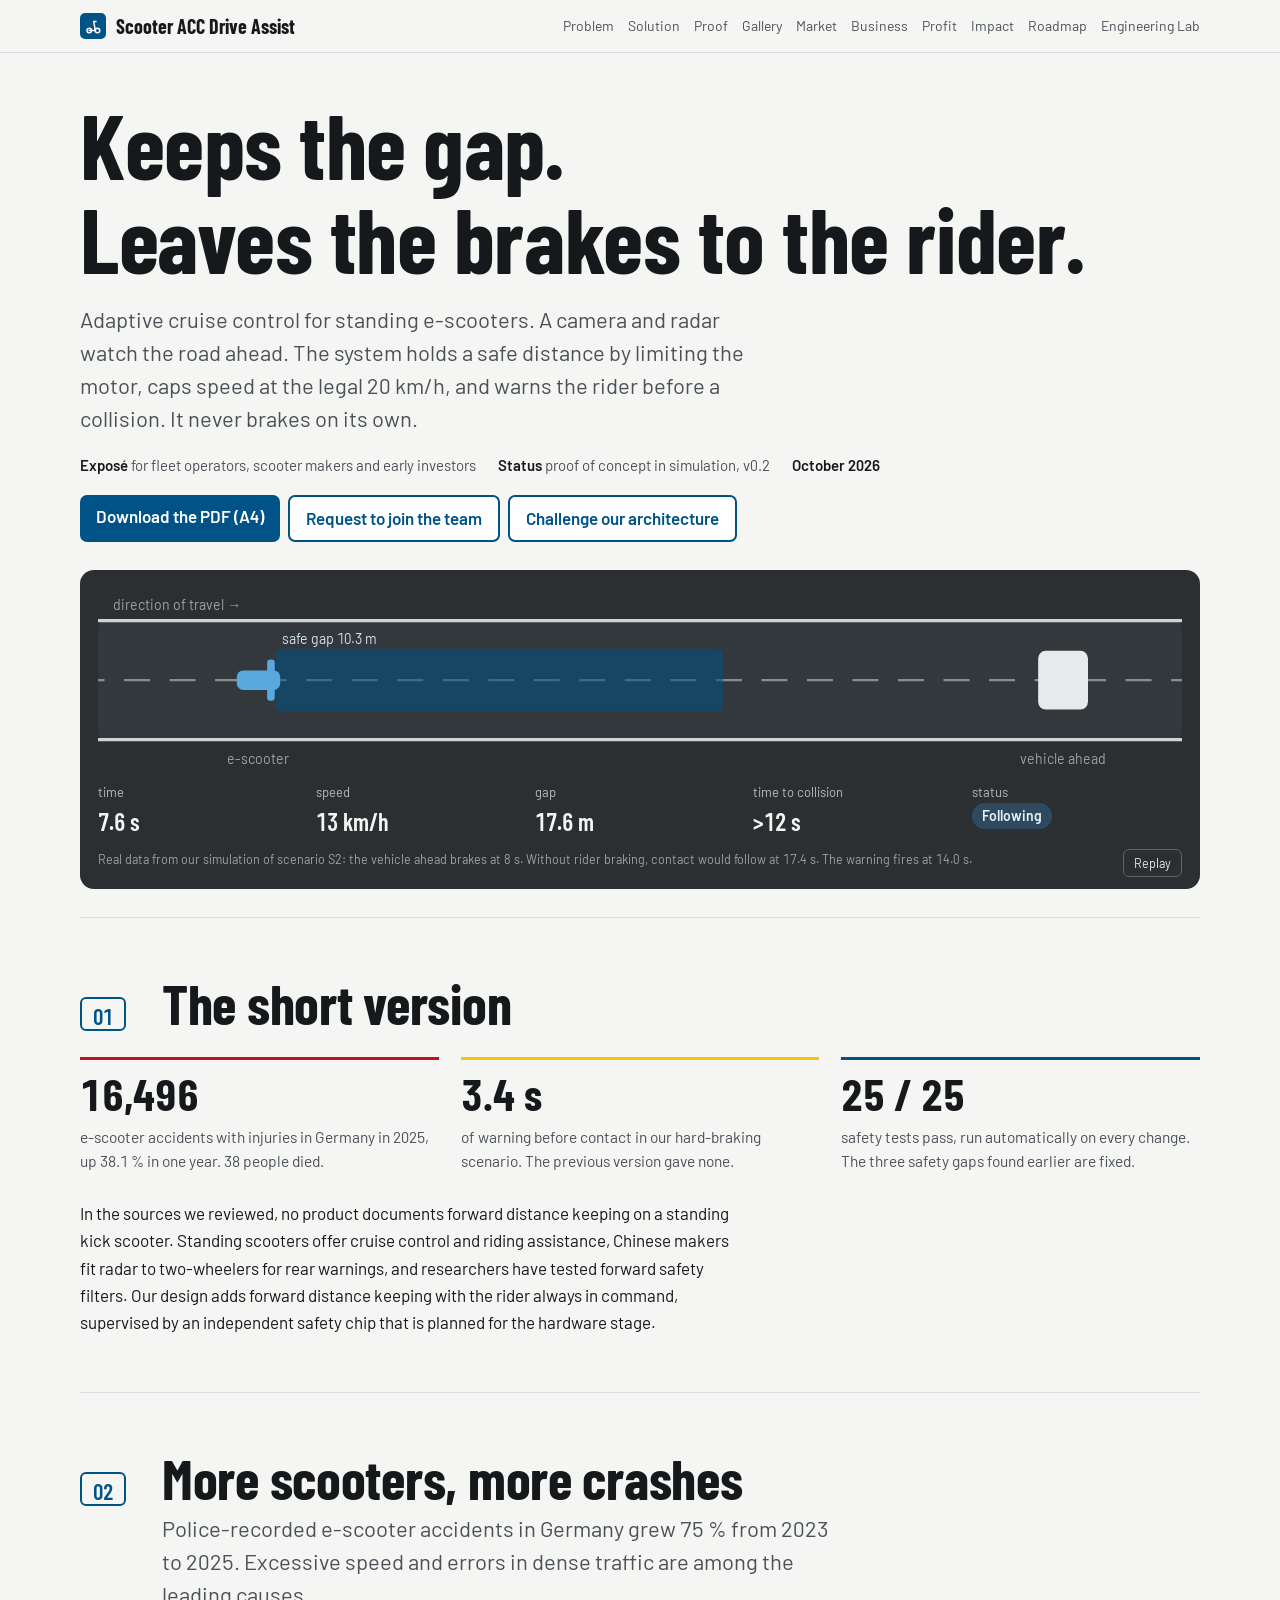
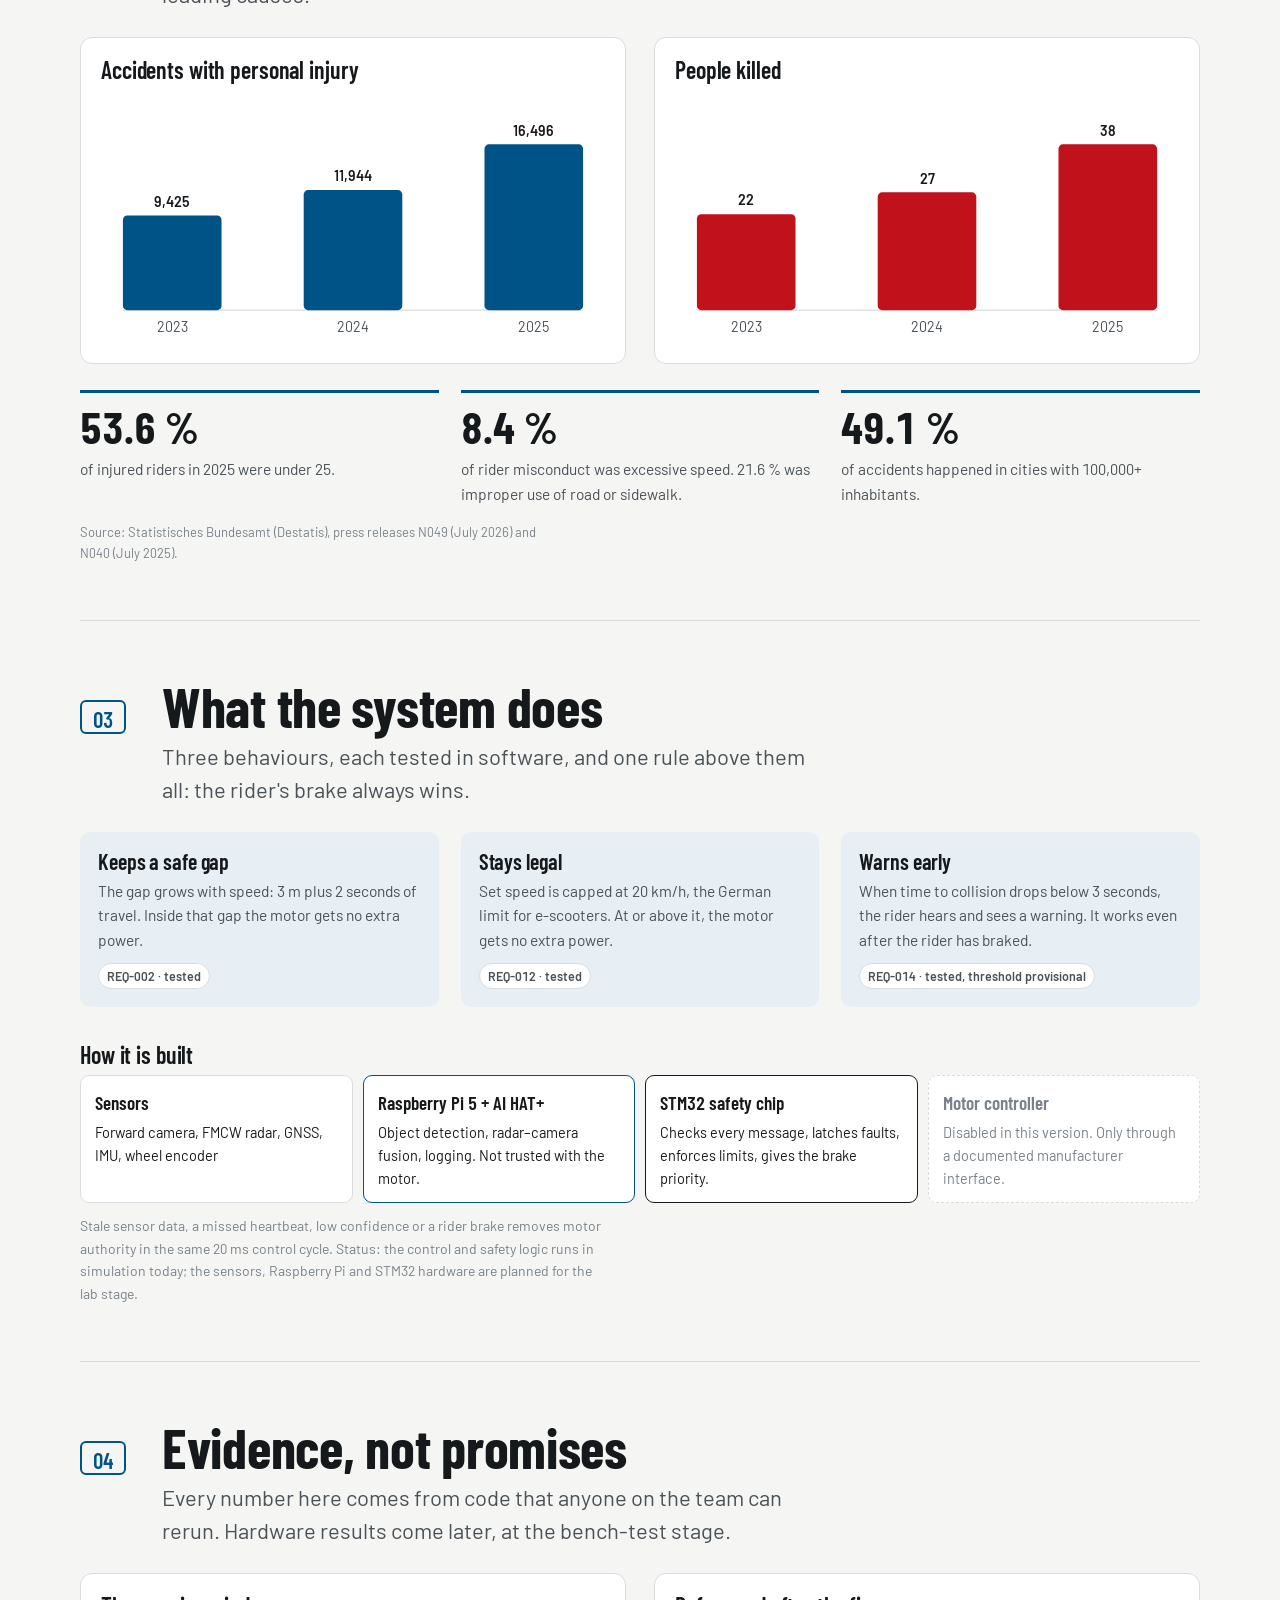
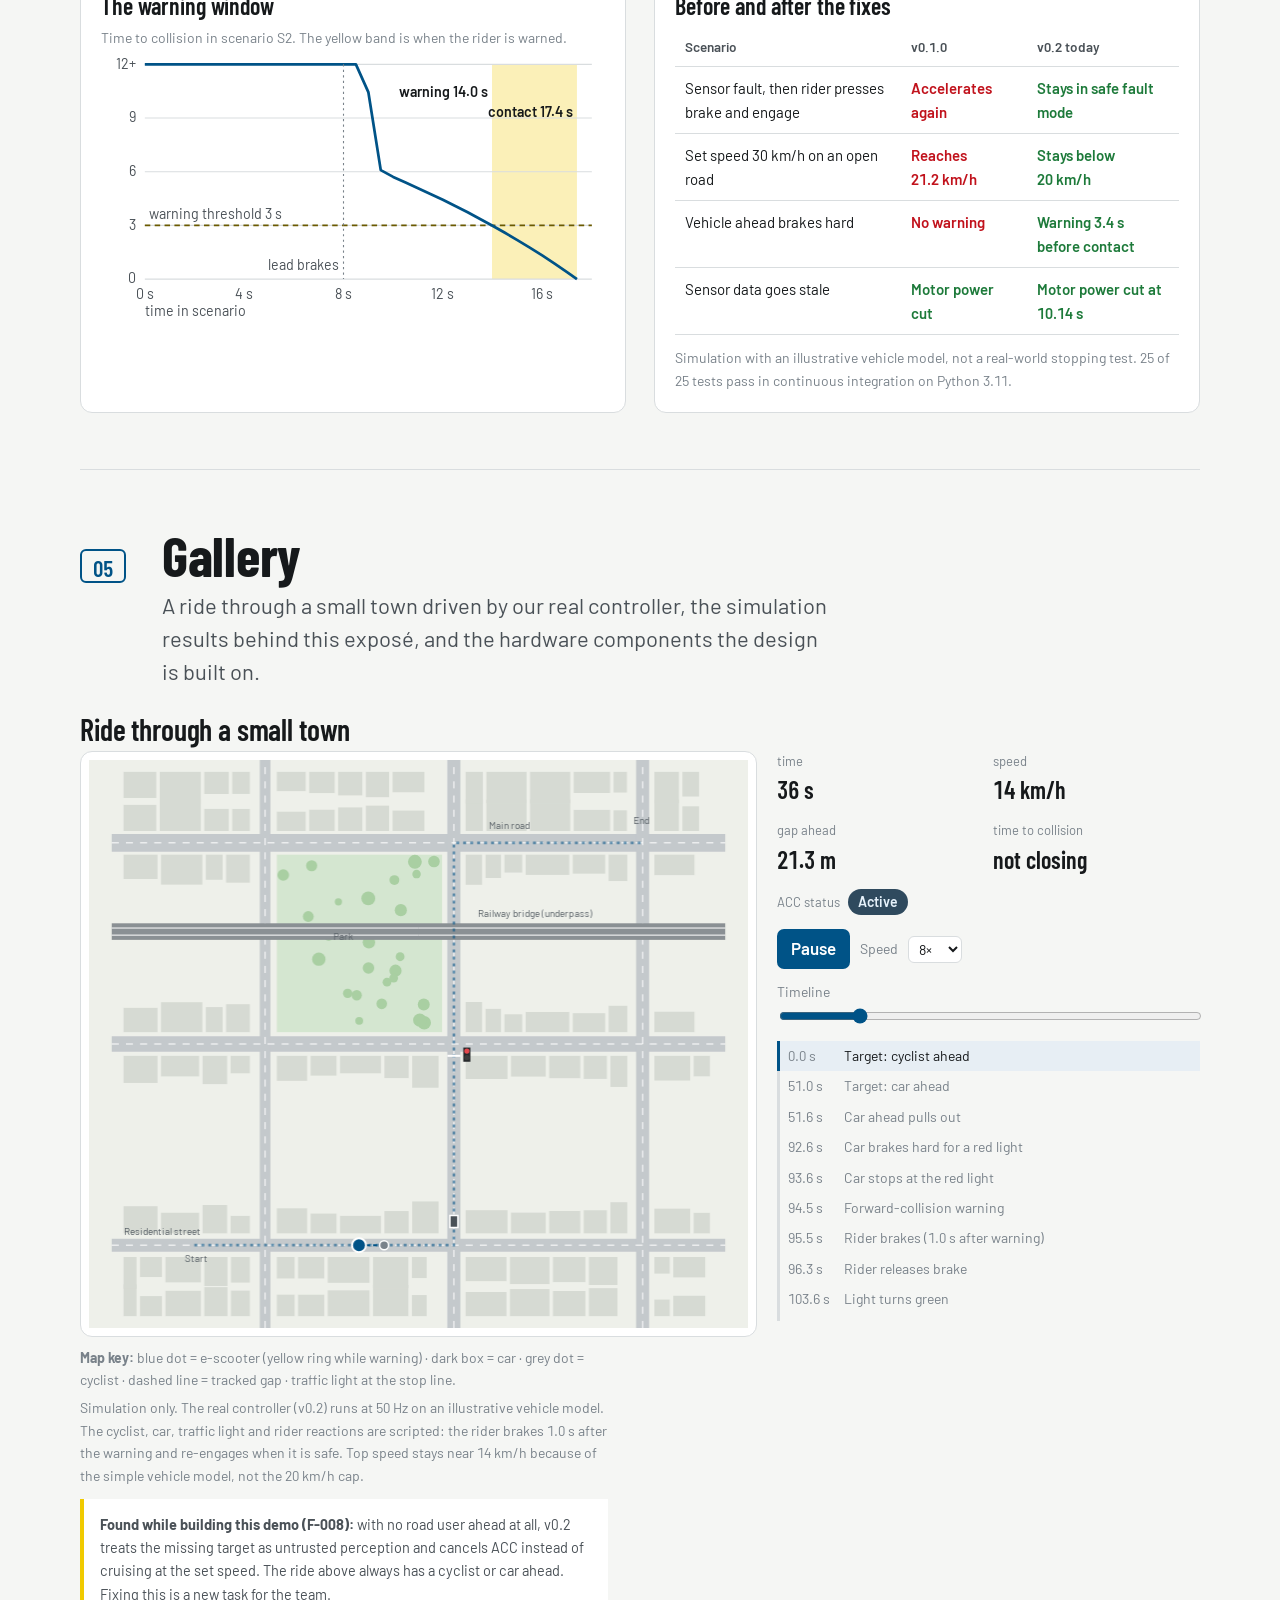
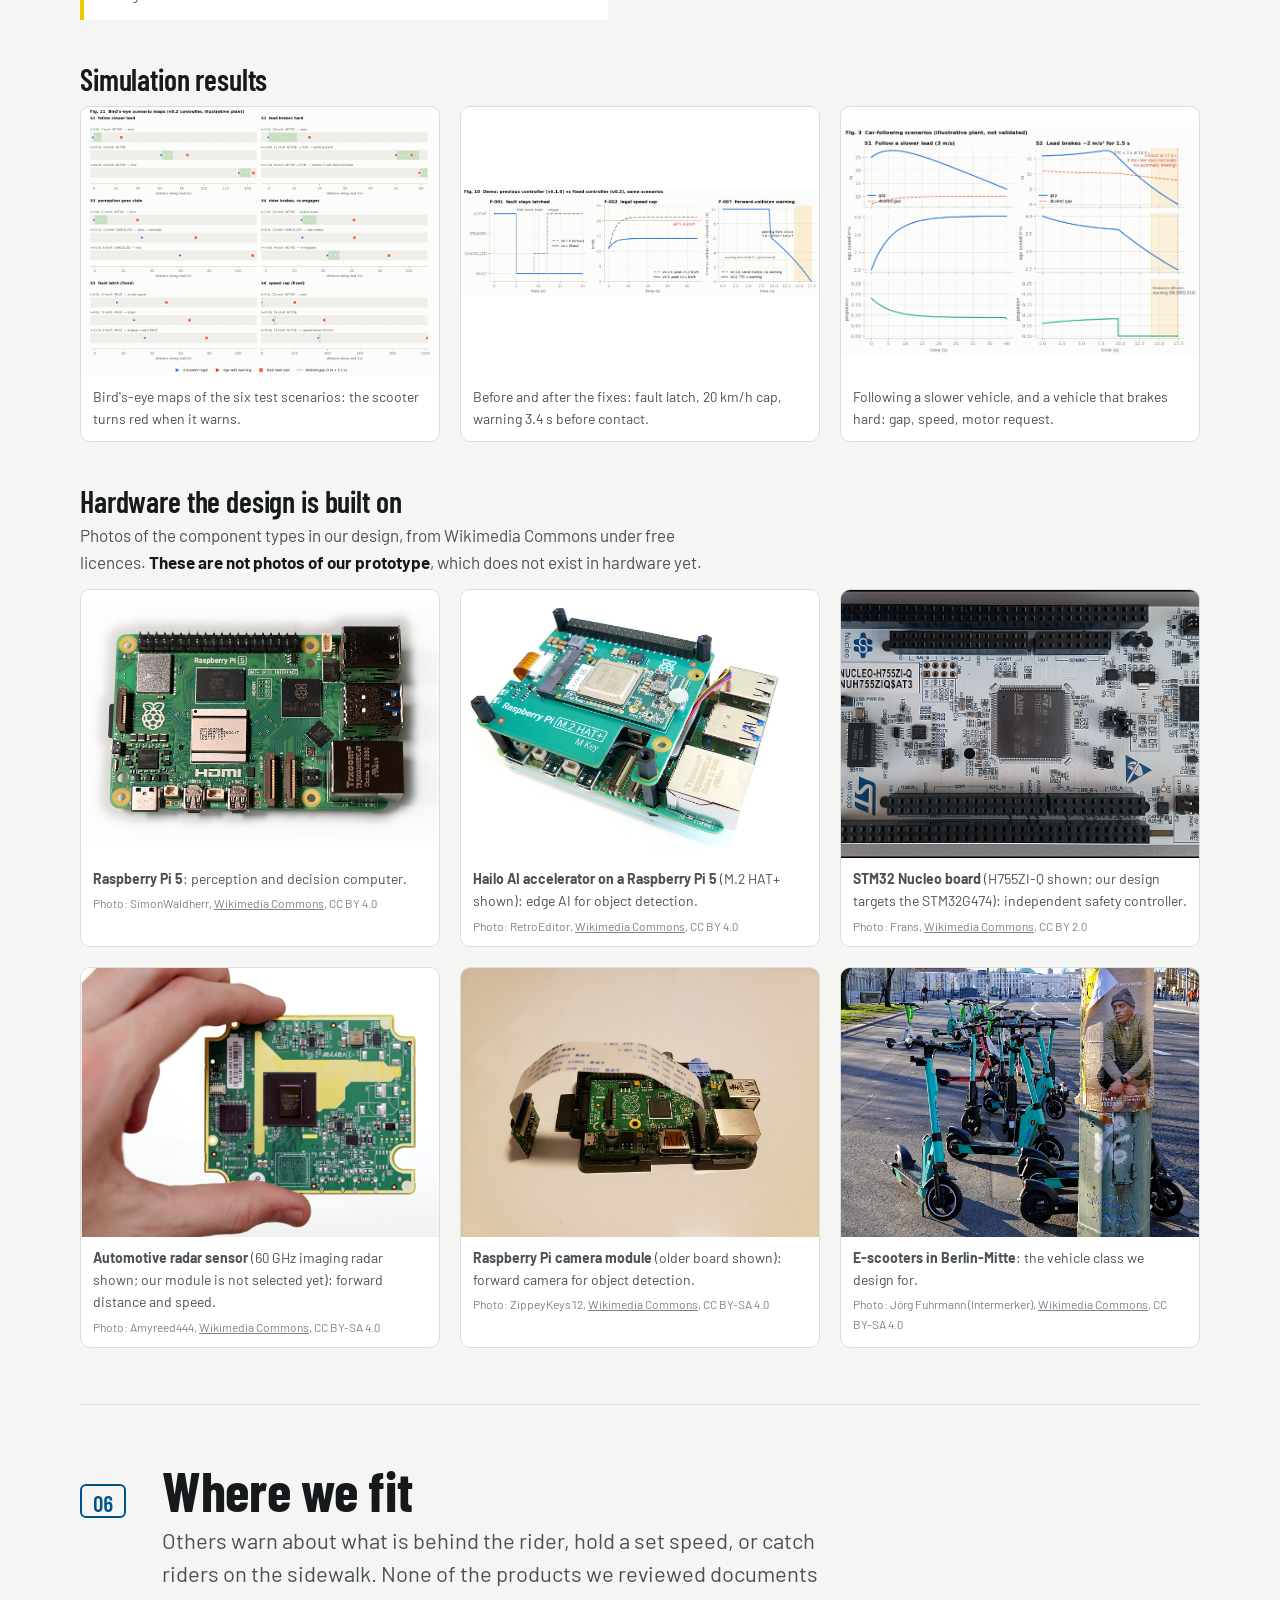
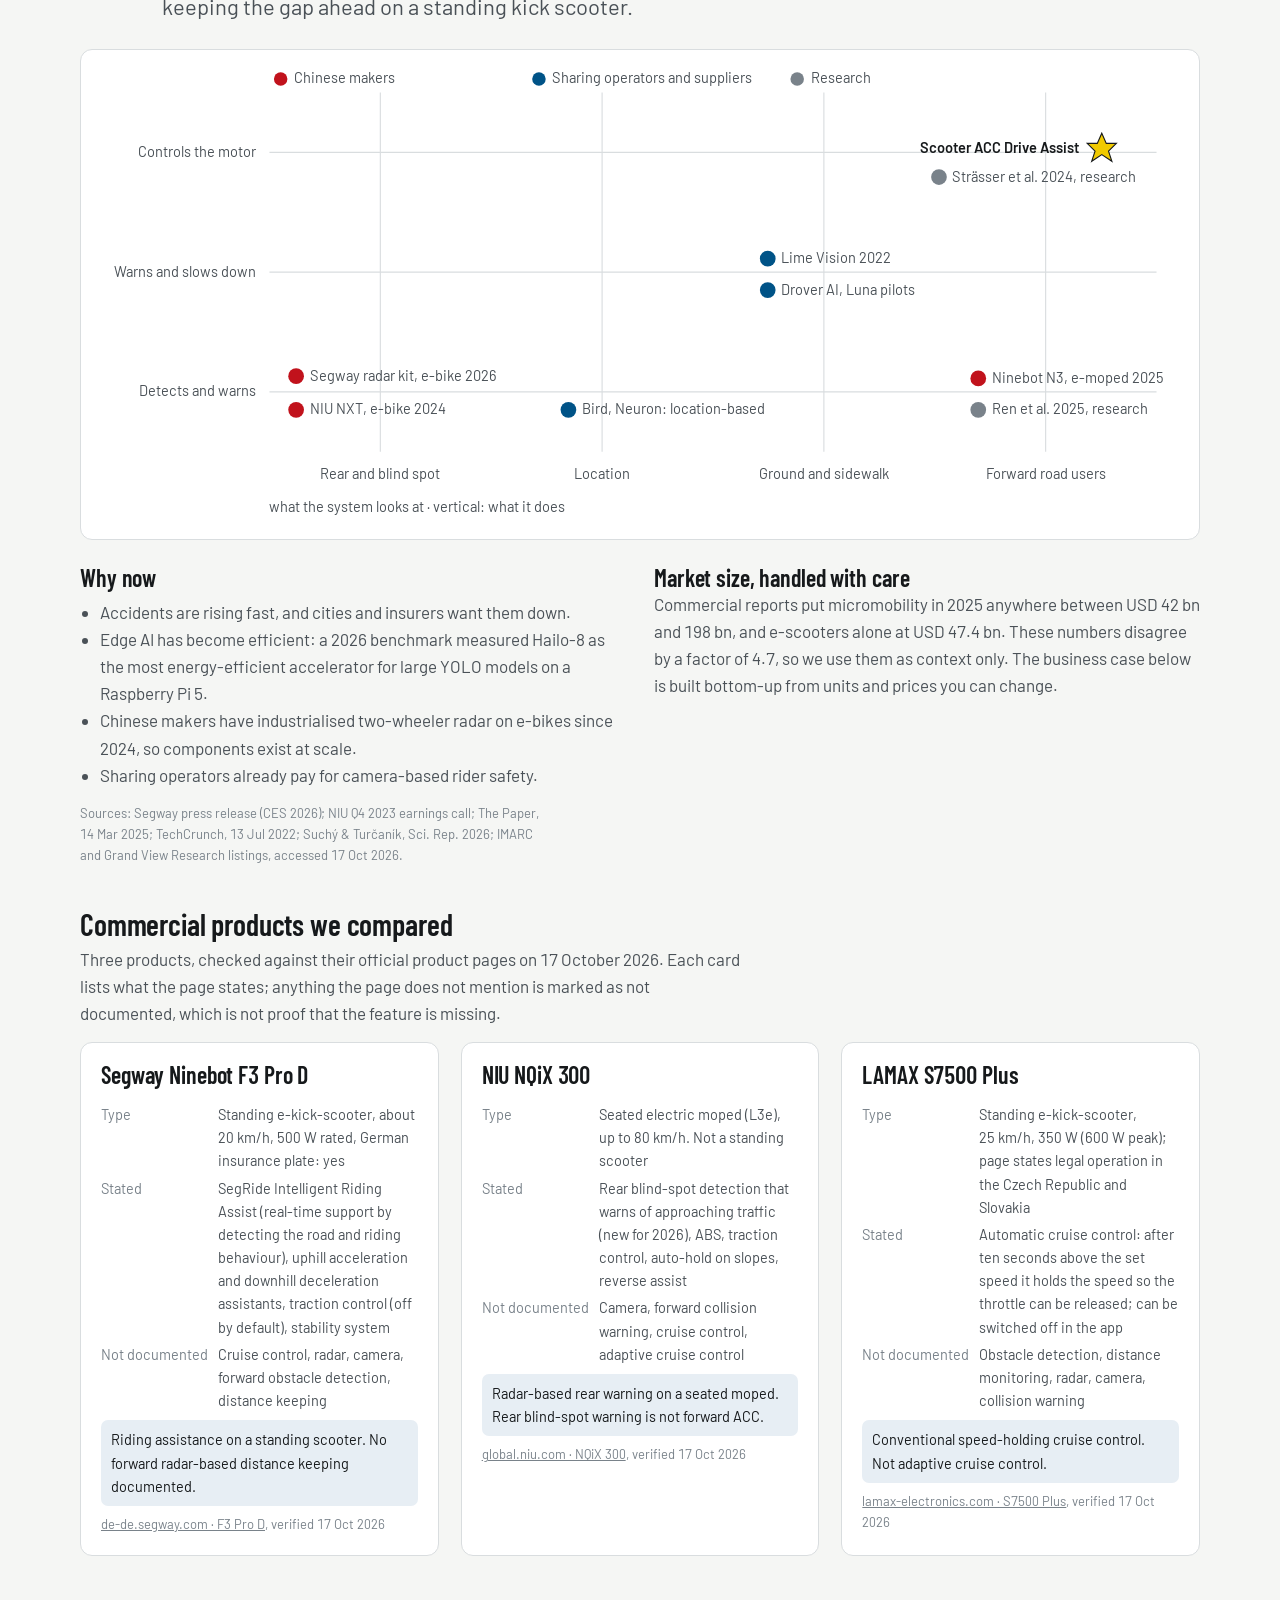
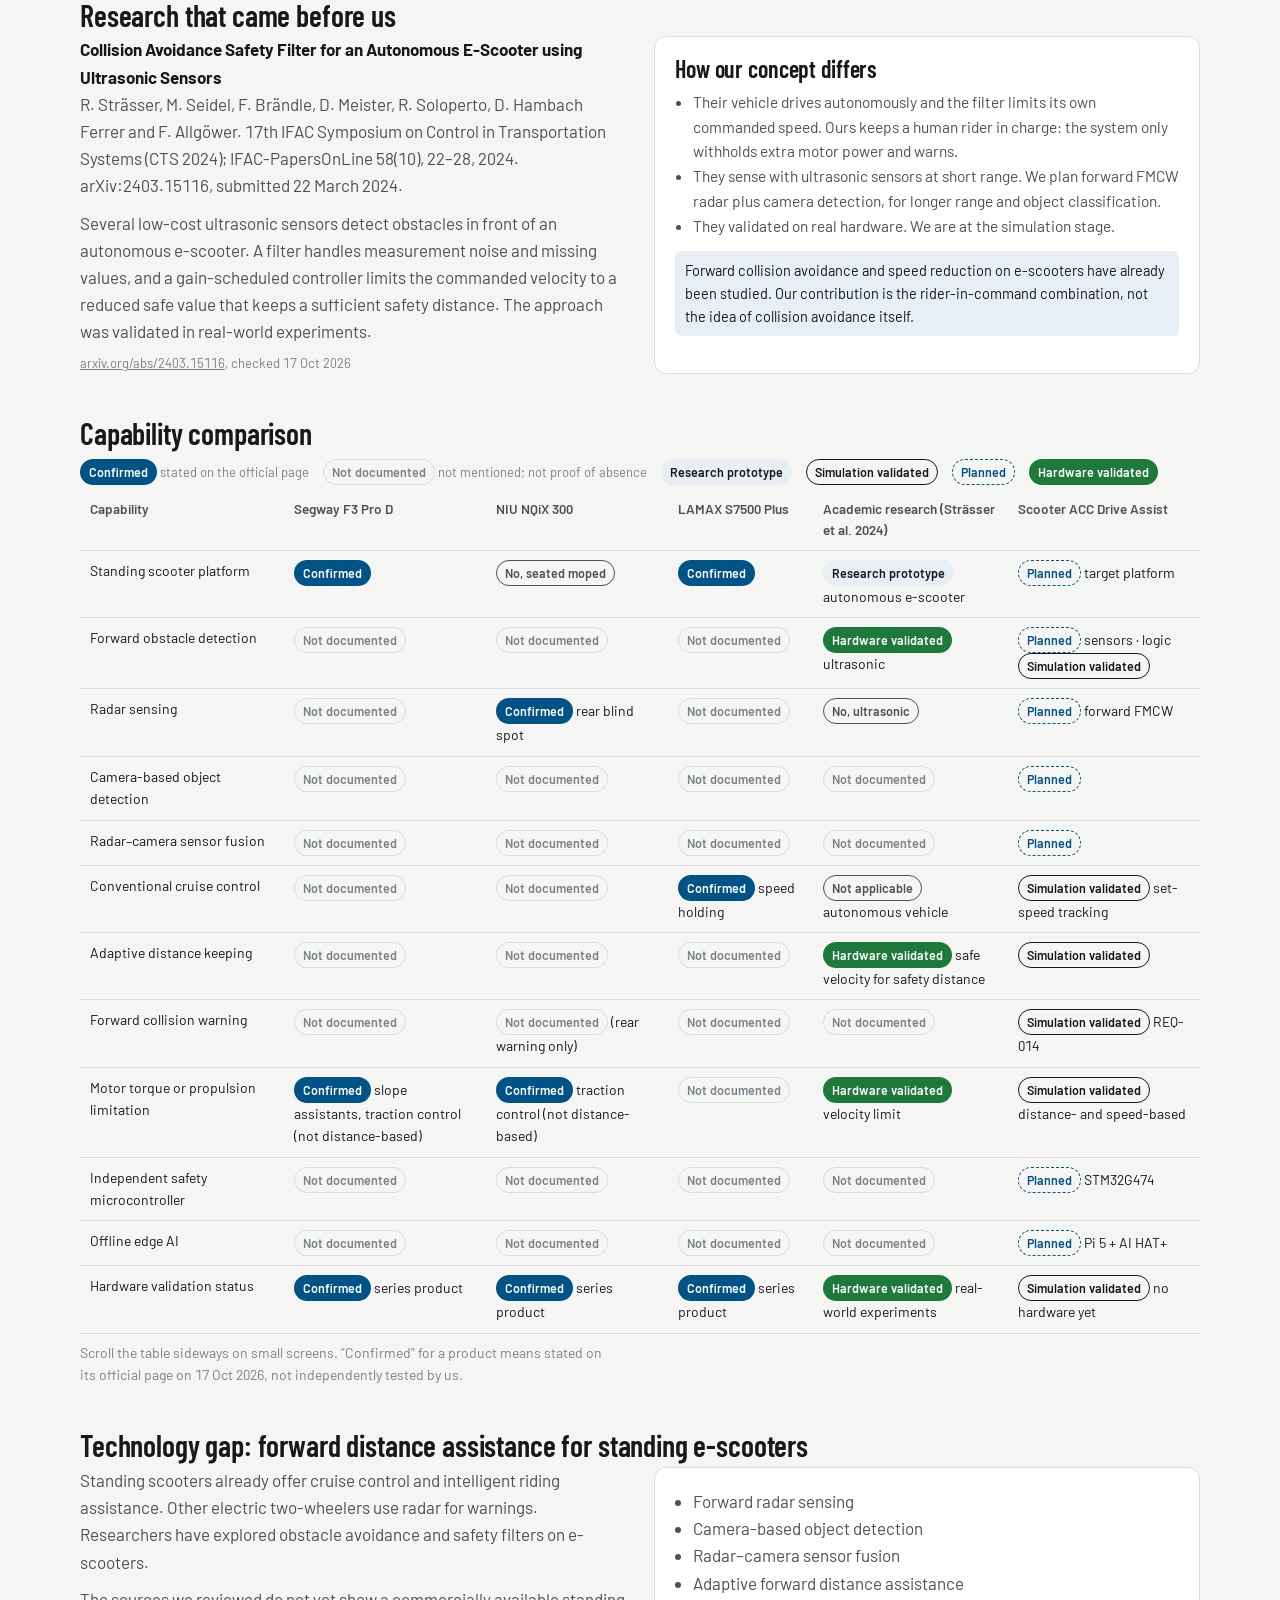
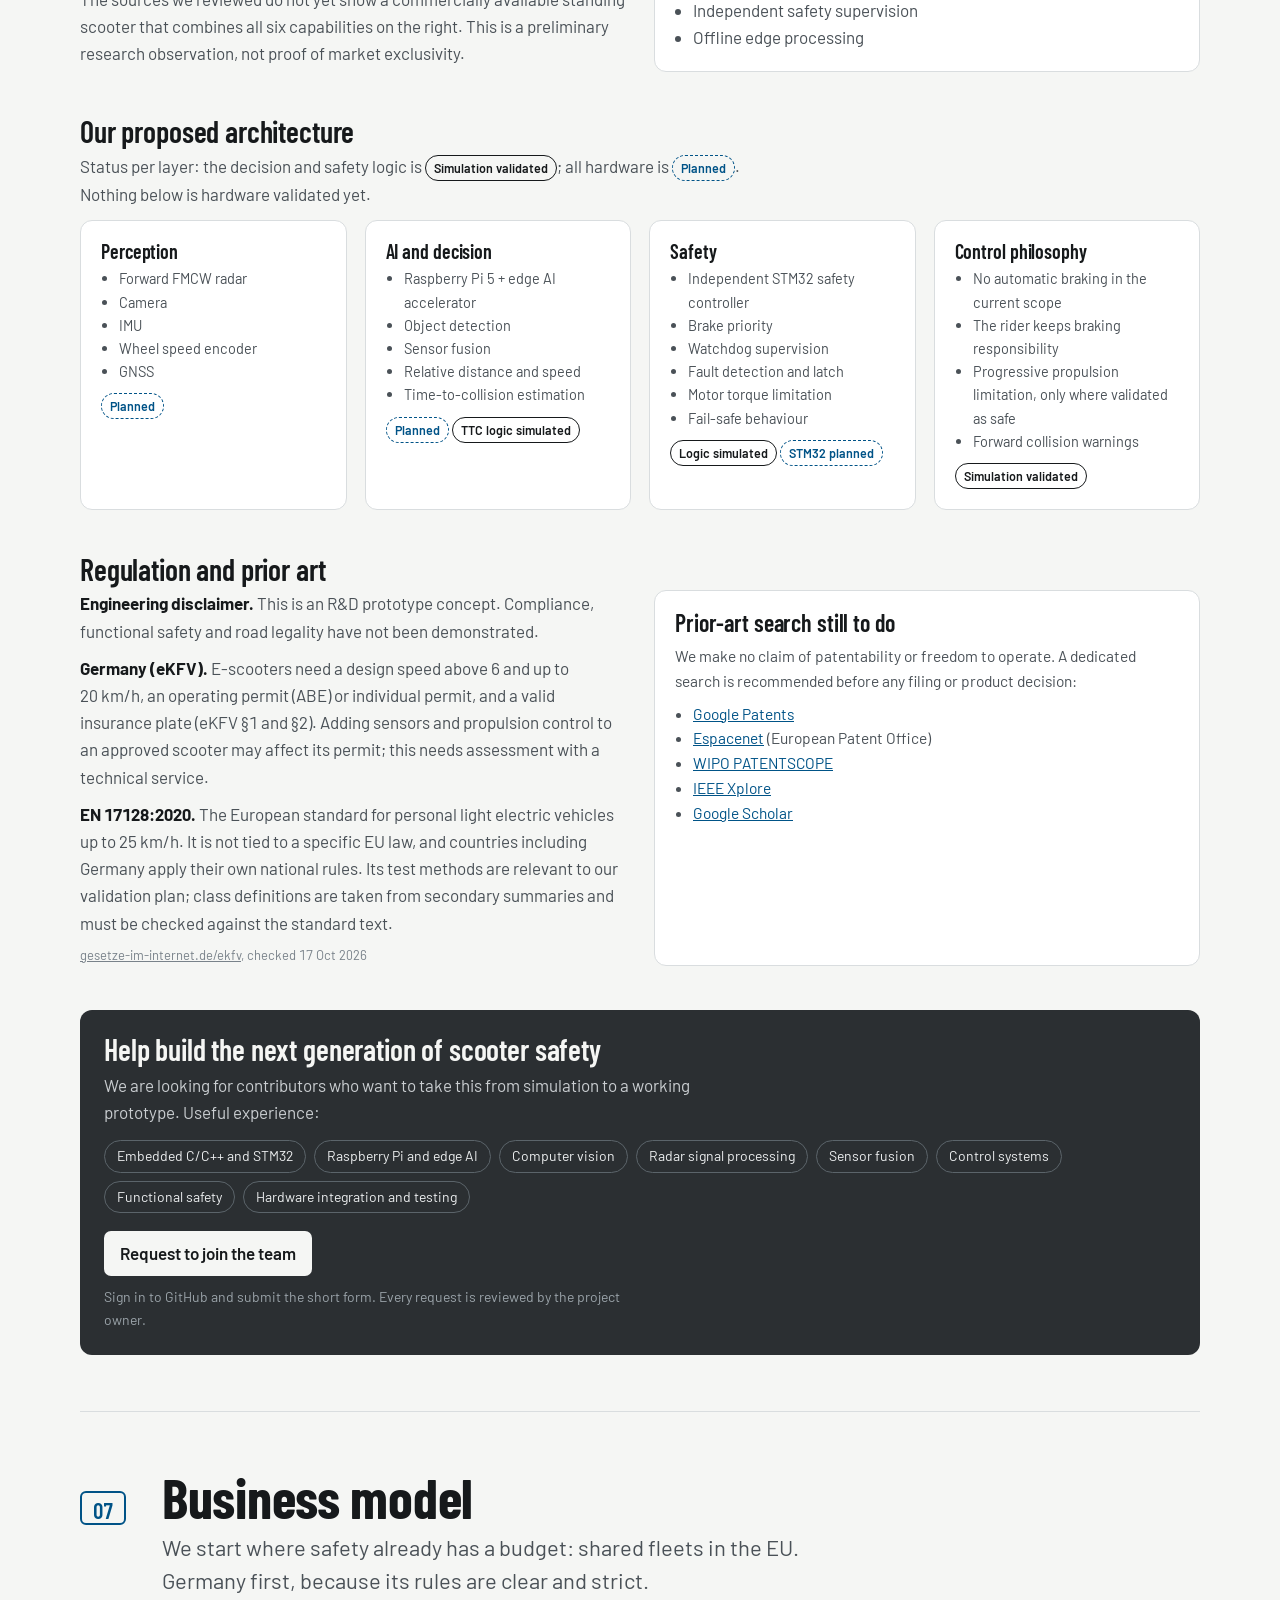
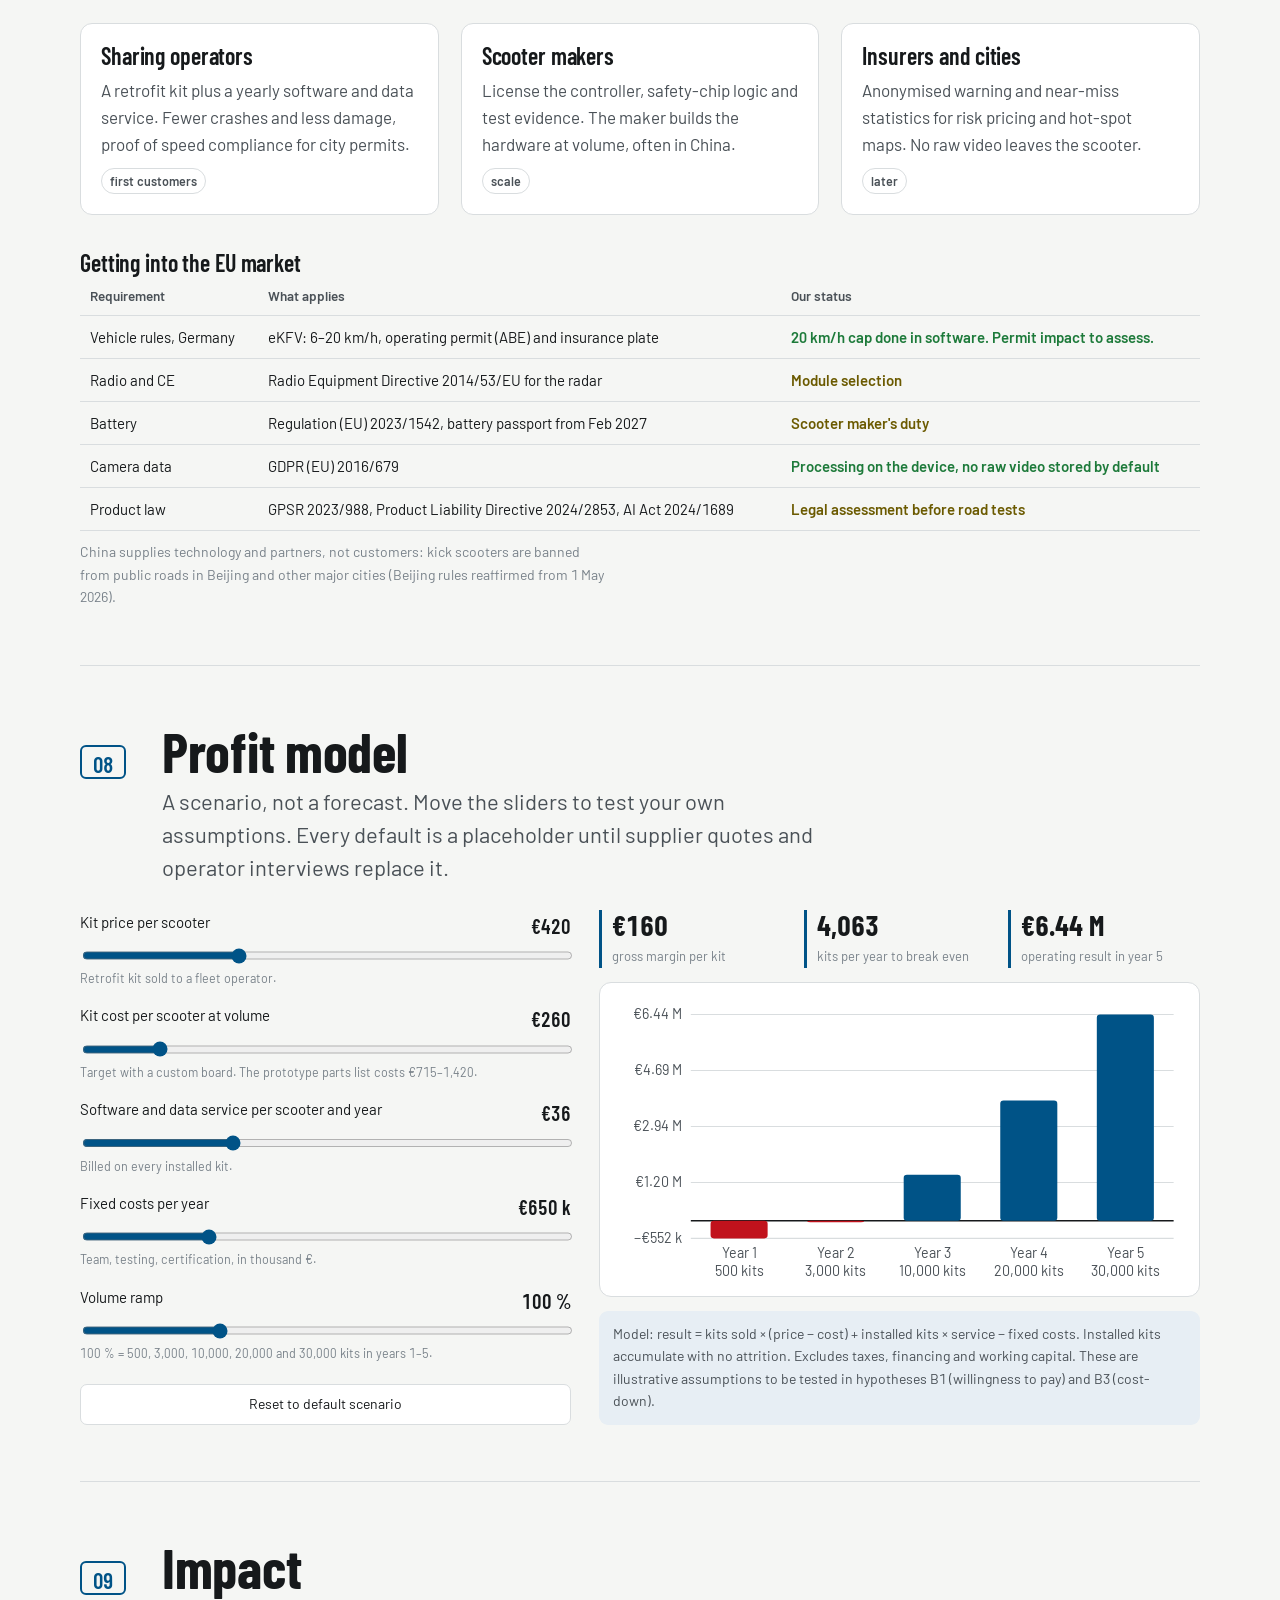
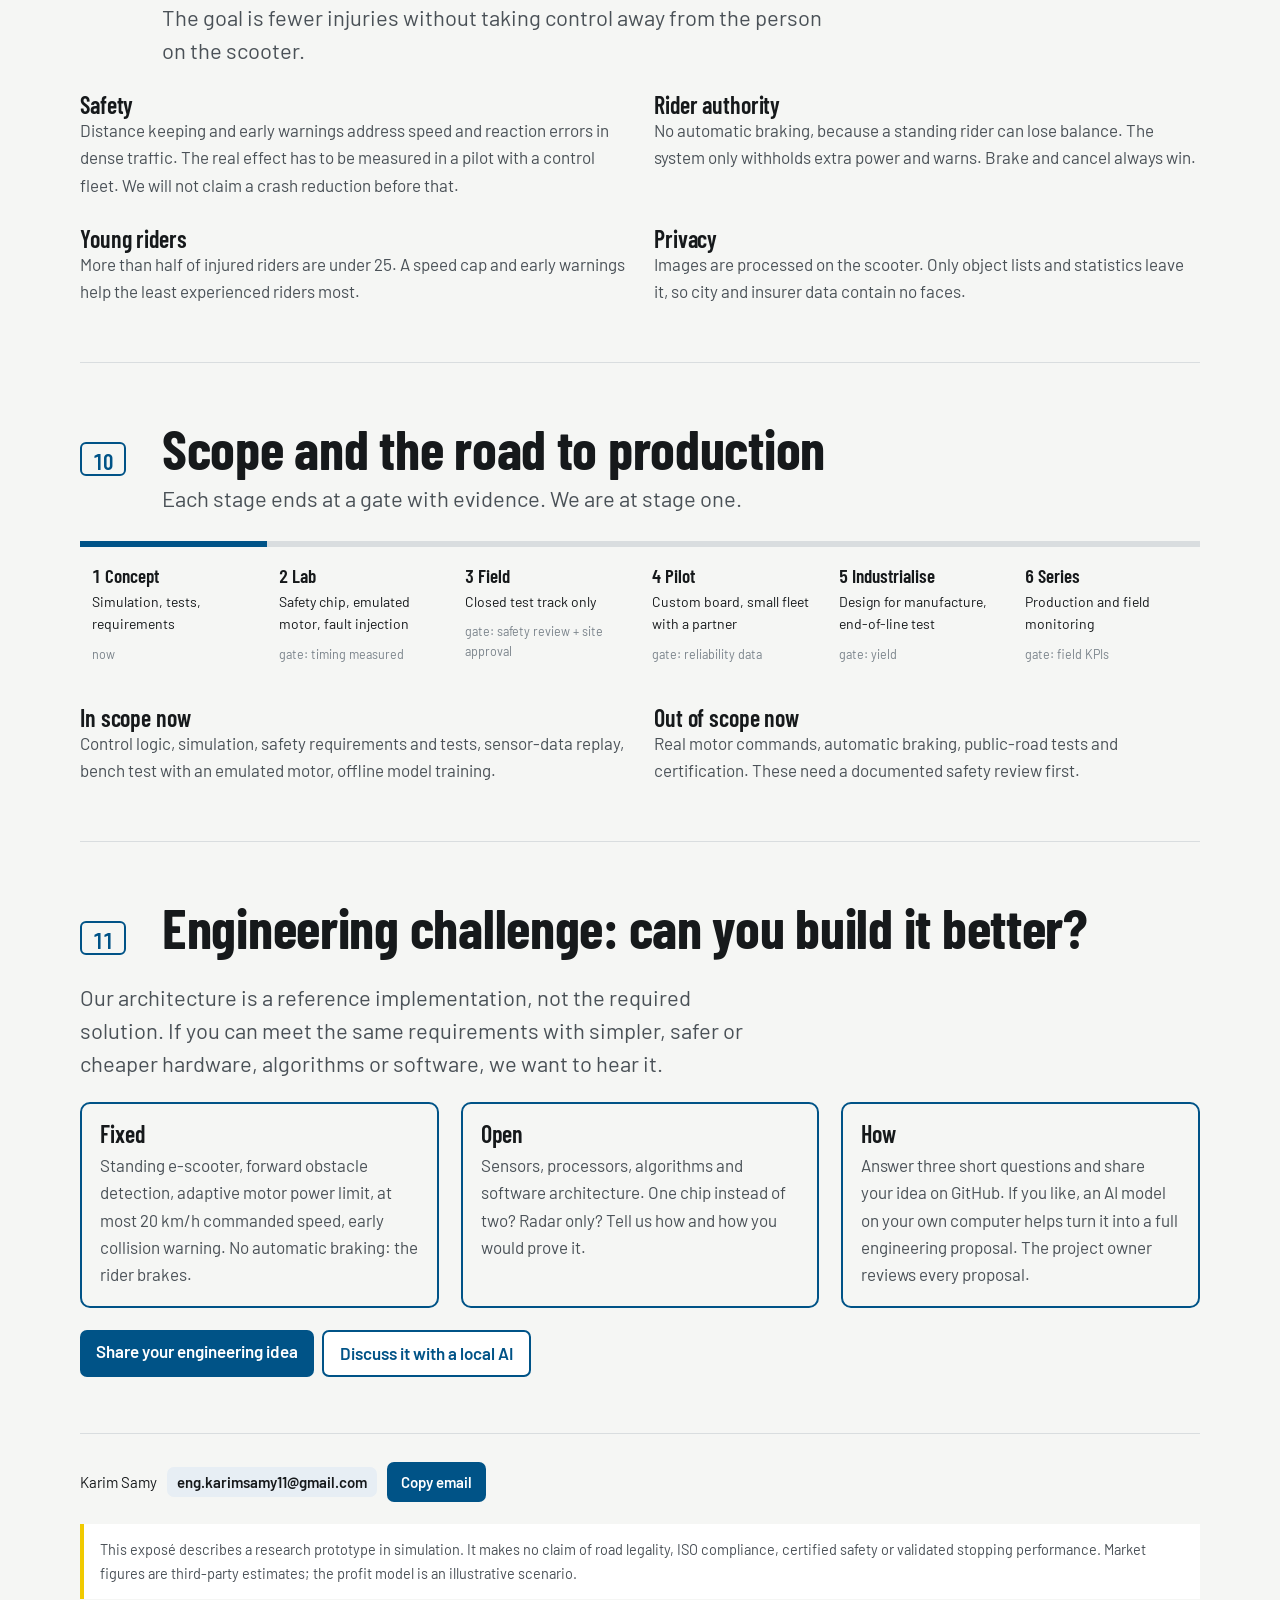
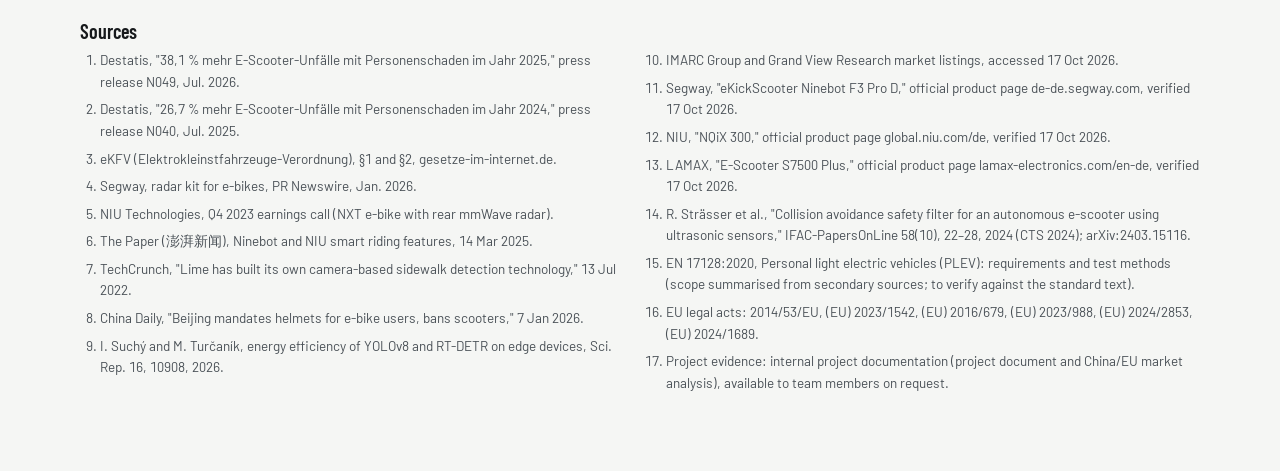
<file: index.html>
<!doctype html><html lang="en"><head><meta charset="utf-8"><meta name="viewport" content="width=device-width, initial-scale=1, viewport-fit=cover"><meta name="description" content="Scooter ACC Drive Assist: adaptive cruise control for standing e-scooters. Commercial exposé."><style>:root{color-scheme:light}img{max-width:100%}[hidden]{display:none!important}@page{size:A4;margin:11mm 10mm}@media print{body{font-size:13.5px;padding-inline:0}.bar{position:static}h1{font-size:54px}h2{font-size:36px}h3{font-size:19px}.lead{font-size:16px}section{padding-block:26px}.sec-head{grid-template-columns:56px 1fr!important;margin-bottom:14px;break-after:avoid}.sec-head p{grid-column:2!important}h2,h3{break-after:avoid}.grid2{grid-template-columns:1fr 1fr!important}.grid3,.behav,.ask{grid-template-columns:repeat(3,1fr)!important}.bench{grid-template-columns:1fr!important;gap:10px}.bench .panel{padding:12px 14px}.layers{grid-template-columns:repeat(4,1fr)!important}.model{grid-template-columns:.9fr 1.1fr!important}.road{grid-template-columns:repeat(6,1fr)!important}.readout{grid-template-columns:repeat(5,1fr)!important}.tblwrap{overflow:visible!important}.matrix{min-width:0!important;width:100%;table-layout:fixed;font-size:9.5px}.matrix th,.matrix td{padding:5px 4px}.matrix .st{font-size:8.5px;padding:1px 5px;white-space:normal}.matrix th:first-child,.matrix td:first-child{position:static;min-width:0;width:17%;hyphens:auto}.panel,.fact,.behav div,.ask div,.stage,.model,table,.flow,.lanebox,.recruit{break-inside:avoid}.city{grid-template-columns:1.6fr 1fr!important}.gal3{grid-template-columns:repeat(3,1fr)!important}.cityctl,#c-scrub,.clog,label[for=c-scrub]{display:none!important}.gfig,.city{break-inside:avoid}.replay,.copy,.reset,.toc,.pdfbtn{display:none!important}.fact .n{font-size:34px}.hero{padding-block:20px 10px}}.pdfbtn{display:inline-block;background:var(--road-blue);color:#fff;text-decoration:none;font-weight:600;padding:8px 16px;border-radius:7px}.site-foot{border-top:1px solid var(--rule);margin-top:8px;padding-block:28px 0}.site-foot .contact{margin-top:0;font-size:15px}.site-foot .contact code{font-size:15px}.site-foot h3{font-size:20px;margin-top:22px}.site-foot .refs{margin-top:8px}</style></head><body><title>Scooter ACC Exposé</title>
<link rel="preconnect" href="https://fonts.googleapis.com">
<link rel="preconnect" href="https://fonts.gstatic.com" crossorigin>
<link rel="stylesheet" href="https://fonts.googleapis.com/css2?family=Barlow+Condensed:wght@500;600;700&family=Barlow:ital,wght@0,400;0,500;0,600;1,400&display=swap">
<style>
:root{
  --road-blue:#005387; --road-blue-ink:#00436d; --warn:#F0CA00; --warn-ink:#6b5a00; --hazard:#C1121C; --ok:#1d7a3a;
  --bg:#F5F6F4; --surface:#FFFFFF; --ink:#16191B; --ink-2:#4A5157; --muted:#79828A; --rule:#D9DDDF;
  --lane:#2B2F32; --lane-mark:#F5F6F4; --zone:#005387; --chip:#E7EEF4;
  --display:"Barlow Condensed","Arial Narrow",Arial,sans-serif; --body:"Barlow","Segoe UI",Arial,sans-serif;
}
@media (prefers-color-scheme: dark){
  :root:not([data-theme="light"]){color-scheme:dark;
    --road-blue:#5AA8E0; --road-blue-ink:#8cc4ec; --warn:#F0CA00; --warn-ink:#F0CA00; --hazard:#FF6B6B; --ok:#5fcf86;
    --bg:#15181A; --surface:#1D2124; --ink:#ECEEEF; --ink-2:#B5BCC1; --muted:#8C949A; --rule:#30363A;
    --lane:#0E1012; --lane-mark:#C9CDD0; --zone:#5AA8E0; --chip:#22303B;}
}
:root[data-theme="dark"]{color-scheme:dark;
  --road-blue:#5AA8E0; --road-blue-ink:#8cc4ec; --warn:#F0CA00; --warn-ink:#F0CA00; --hazard:#FF6B6B; --ok:#5fcf86;
  --bg:#15181A; --surface:#1D2124; --ink:#ECEEEF; --ink-2:#B5BCC1; --muted:#8C949A; --rule:#30363A;
  --lane:#0E1012; --lane-mark:#C9CDD0; --zone:#5AA8E0; --chip:#22303B;}

*{box-sizing:border-box}
body{background:var(--bg);color:var(--ink);font:400 17px/1.6 var(--body);margin:0;padding-inline:clamp(16px,4vw,48px);padding-block:0 64px;font-variant-numeric:tabular-nums}
a{color:var(--road-blue)} a:focus-visible,button:focus-visible,input:focus-visible{outline:3px solid var(--warn);outline-offset:2px}
.wrap{max-width:1120px;margin:0 auto}
h1,h2,h3{font-family:var(--display);font-weight:700;line-height:1.02;letter-spacing:-0.005em;text-wrap:balance;margin:0}
h1{font-size:clamp(46px,7.4vw,92px)}
h2{font-size:clamp(34px,4.6vw,56px)}
h3{font-size:24px;font-weight:600}
p{margin:0;max-width:66ch}
.lead{font-size:clamp(19px,2vw,22px);line-height:1.5;color:var(--ink-2);max-width:56ch}
.small{font-size:14px;color:var(--muted)}
.src{font-size:13px;color:var(--muted)}
.src a{color:inherit}

/* top bar */
.bar{position:sticky;top:env(safe-area-inset-top,0px);z-index:5;background:var(--bg);border-bottom:1px solid var(--rule);margin-inline:calc(-1*clamp(16px,4vw,48px));padding:10px clamp(16px,4vw,48px)}
.bar .wrap{display:flex;gap:18px;align-items:center;justify-content:space-between;flex-wrap:wrap}
.brand{font-family:var(--display);font-weight:700;font-size:20px;display:flex;align-items:center;gap:10px}
.sign{width:26px;height:26px;border-radius:5px;background:var(--road-blue);display:grid;place-items:center}
.sign svg{width:18px;height:18px}
.toc{display:flex;gap:14px;flex-wrap:wrap;font-size:14px}
.toc a{text-decoration:none;color:var(--ink-2)} .toc a:hover{color:var(--road-blue)}

/* hero */
.hero{display:grid;grid-template-columns:1fr;gap:28px;padding-block:44px 28px}
.hero .meta{display:flex;flex-wrap:wrap;gap:8px 22px;font-size:15px;color:var(--ink-2)}
.hero .meta b{color:var(--ink);font-weight:600}
.lanebox{background:var(--lane);border-radius:14px;padding:18px 18px 12px;color:#ECEEEF}
.lanebox svg{display:block;width:100%;height:auto}
.readout{display:grid;grid-template-columns:repeat(5,minmax(0,1fr));gap:8px;margin-top:10px;font-size:13px;color:#B5BCC1}
.readout div{display:flex;flex-direction:column}
.readout b{font-family:var(--display);font-size:24px;color:#F5F6F4;font-weight:600}
.state-pill{align-self:flex-start;padding:2px 10px;border-radius:99px;font-weight:600;font-size:14px;background:#2f4a5e;color:#e6f2fb}
.state-pill.warn{background:var(--warn);color:#1a1600}
.lanecap{display:flex;justify-content:space-between;gap:12px;flex-wrap:wrap;margin-top:8px;font-size:12.5px;color:#9aa3a9}
.replay{background:none;border:1px solid #5b646a;color:#e6e9eb;border-radius:6px;padding:3px 10px;font:inherit;font-size:12.5px;cursor:pointer}

/* sections */
section{padding-block:56px;border-top:1px solid var(--rule)}
.sec-head{display:grid;grid-template-columns:64px 1fr;gap:6px 18px;align-items:baseline;margin-bottom:26px}
.sec-no{font-family:var(--display);font-weight:600;font-size:22px;color:var(--road-blue);border:2px solid var(--road-blue);border-radius:6px;width:46px;height:34px;display:grid;place-items:center}
.sec-head p{grid-column:2}
.grid2{display:grid;grid-template-columns:repeat(2,minmax(0,1fr));gap:28px}
.grid3{display:grid;grid-template-columns:repeat(3,minmax(0,1fr));gap:22px}
@media (max-width:860px){.grid2,.grid3{grid-template-columns:1fr}.readout{grid-template-columns:repeat(3,minmax(0,1fr))}.sec-head{grid-template-columns:1fr}.sec-head p{grid-column:1}}

.fact{border-top:3px solid var(--road-blue);padding-top:12px}
.fact .n{font-family:var(--display);font-size:44px;font-weight:700;line-height:1}
.fact p{font-size:15.5px;color:var(--ink-2);margin-top:6px}
.fact.warnf{border-top-color:var(--warn)}
.fact.hz{border-top-color:var(--hazard)}

.panel{background:var(--surface);border:1px solid var(--rule);border-radius:12px;padding:20px}
.panel h3{margin-bottom:8px}
.chart{width:100%;height:auto;display:block;overflow:visible}
.chart text{fill:var(--ink-2);font:13px var(--body)}
.chart .lbl{fill:var(--ink);font-weight:600}
.chart .axis{stroke:var(--rule)}

.behav{display:grid;grid-template-columns:repeat(3,minmax(0,1fr));gap:22px}
@media (max-width:860px){.behav{grid-template-columns:1fr}}
.behav div{padding:18px;border-radius:10px;background:var(--chip)}
.behav h3{font-size:22px;margin-bottom:6px}
.behav p{font-size:15.5px;color:var(--ink-2)}
.tag{display:inline-block;font-size:12.5px;font-weight:600;padding:2px 8px;border-radius:99px;margin-top:10px;background:var(--surface);color:var(--ink-2);border:1px solid var(--rule)}

.flow{display:flex;flex-wrap:wrap;gap:10px;align-items:stretch;margin-top:8px}
.flow .node{flex:1 1 150px;border:1.5px solid var(--rule);border-radius:9px;padding:12px 14px;background:var(--surface);font-size:14.5px}
.flow .node b{display:block;font-family:var(--display);font-size:19px;font-weight:600;margin-bottom:2px}
.flow .node.pi{border-color:var(--road-blue)} .flow .node.mcu{border-color:var(--ink)} .flow .node.off{border-style:dashed;color:var(--muted)}

table{width:100%;border-collapse:collapse;font-size:15px}
th,td{text-align:left;padding:9px 10px;border-bottom:1px solid var(--rule);vertical-align:top}
th{font-weight:600;color:var(--ink-2);font-size:13.5px}
.tblwrap{overflow-x:auto}
.ok{color:var(--ok);font-weight:600} .no{color:var(--hazard);font-weight:600} .tbd{color:var(--warn-ink);font-weight:600}

/* profit model */
.model{display:grid;grid-template-columns:minmax(0,0.9fr) minmax(0,1.1fr);gap:28px}
@media (max-width:860px){.model{grid-template-columns:1fr}}
.ctrl{display:grid;gap:14px}
.ctrl label{display:grid;grid-template-columns:1fr auto;gap:2px 10px;font-size:15px}
.ctrl output{font-family:var(--display);font-size:20px;font-weight:600}
.ctrl input{grid-column:1/-1;accent-color:var(--road-blue);width:100%}
.ctrl .hint{grid-column:1/-1;font-size:12.5px;color:var(--muted)}
.kpis{display:grid;grid-template-columns:repeat(3,minmax(0,1fr));gap:12px;margin-bottom:14px}
.kpis div{border-left:3px solid var(--road-blue);padding-left:10px}
.kpis b{display:block;font-family:var(--display);font-size:28px;line-height:1.1}
.kpis span{font-size:13px;color:var(--muted)}
.assume{margin-top:14px;padding:12px 14px;border-radius:9px;background:var(--chip);font-size:14px;color:var(--ink-2)}
.reset{margin-top:6px;background:var(--surface);border:1px solid var(--rule);color:var(--ink);border-radius:7px;padding:6px 12px;font:inherit;font-size:14px;cursor:pointer}

.road{display:grid;grid-template-columns:repeat(6,minmax(0,1fr));gap:0;margin-top:8px}
@media (max-width:860px){.road{grid-template-columns:1fr 1fr}}
.stage{padding:14px 12px 12px;border-top:6px solid var(--rule);font-size:14px}
.stage b{display:block;font-family:var(--display);font-size:19px;font-weight:600}
.stage.now{border-top-color:var(--road-blue)}
.stage .gate{display:block;margin-top:8px;font-size:12.5px;color:var(--muted)}

.ask{display:grid;grid-template-columns:repeat(3,minmax(0,1fr));gap:22px}
@media (max-width:860px){.ask{grid-template-columns:1fr}}
.ask div{border:2px solid var(--road-blue);border-radius:10px;padding:18px}
.ask h3{margin-bottom:6px}
.contact{display:flex;gap:10px;align-items:center;flex-wrap:wrap;margin-top:22px;font-size:17px}
.contact code{font:600 17px var(--body);background:var(--chip);padding:6px 10px;border-radius:7px;user-select:all}
.copy{background:var(--road-blue);color:#fff;border:0;border-radius:7px;padding:8px 14px;font:inherit;font-weight:600;cursor:pointer}
.refs{columns:2 340px;column-gap:32px;font-size:13.5px;color:var(--ink-2);padding-left:20px}
.refs li{break-inside:avoid;margin-bottom:6px}
/* market benchmark */
.subhead{margin:44px 0 6px;font-size:30px}
.bench{display:grid;grid-template-columns:repeat(3,minmax(0,1fr));gap:22px;margin-top:14px}
@media (max-width:860px){.bench{grid-template-columns:1fr}}
.bench .panel{display:flex;flex-direction:column;gap:8px}
.bench dl{margin:0;display:grid;grid-template-columns:auto 1fr;gap:4px 10px;font-size:14.5px}
.bench dt{color:var(--muted)} .bench dd{margin:0;color:var(--ink-2)}
.verdict{font-size:14.5px;padding:8px 10px;border-radius:7px;background:var(--chip);color:var(--ink)}
.matrix th:first-child,.matrix td:first-child{position:sticky;left:0;background:var(--bg);z-index:1;min-width:190px}
.matrix{min-width:860px;font-size:14px}
.matrix td{white-space:normal}
.st{display:inline-block;font-size:12.5px;font-weight:600;padding:2px 8px;border-radius:99px;white-space:nowrap;border:1px solid transparent}
.st-c{background:var(--road-blue);color:#fff}
.st-nd{background:transparent;color:var(--muted);border-color:var(--rule)}
.st-r{background:var(--chip);color:var(--ink)}
.st-p{background:transparent;color:var(--road-blue);border-color:var(--road-blue);border-style:dashed}
.st-s{background:transparent;color:var(--ink);border-color:var(--ink)}
.st-h{background:var(--ok);color:#fff}
.st-no{background:transparent;color:var(--ink-2);border-color:var(--ink-2)}
.legend-st{display:flex;flex-wrap:wrap;gap:8px 14px;margin:10px 0 4px;font-size:13px;color:var(--muted)}
.layers{display:grid;grid-template-columns:repeat(4,minmax(0,1fr));gap:18px;margin-top:12px}
@media (max-width:860px){.layers{grid-template-columns:1fr 1fr}}
@media (max-width:520px){.layers{grid-template-columns:1fr}}
.layers .panel h3{font-size:20px;margin-bottom:6px}
.layers ul{margin:0;padding-left:18px;font-size:14.5px;color:var(--ink-2)}
.recruit{margin-top:44px;padding:24px;border-radius:12px;background:var(--lane);color:#ECEEEF}
.recruit h3{font-size:30px;color:#F5F6F4;margin-bottom:8px}
.recruit p{color:#C9CDD0}
.skills{display:flex;flex-wrap:wrap;gap:8px;margin:14px 0 18px}
.skills span{border:1px solid #5b646a;border-radius:99px;padding:4px 12px;font-size:14px;color:#ECEEEF}
.joinbtn{display:inline-block;background:#F5F6F4;color:#16191B;text-decoration:none;font-weight:600;padding:9px 16px;border-radius:7px}
/* gallery */
.city{display:grid;grid-template-columns:minmax(0,1.6fr) minmax(0,1fr);gap:20px;align-items:start}
@media (max-width:860px){.city{grid-template-columns:1fr}}
.citymap{background:var(--surface);border:1px solid var(--rule);border-radius:12px;padding:8px}
.citymap canvas{display:block;width:100%}
.cityread{display:grid;grid-template-columns:1fr 1fr;gap:10px;font-size:13px;color:var(--muted)}
.cityread b{display:block;font-family:var(--display);font-size:24px;font-weight:600;color:var(--ink)}
.cityread .state-pill{display:inline-block;margin-left:8px}
.cityctl{display:flex;gap:10px;align-items:center;margin:14px 0 8px}
.cbtn{background:var(--road-blue);color:#fff;border:0;border-radius:7px;padding:6px 14px;font:inherit;font-weight:600;cursor:pointer}
.cityctl select{font:inherit;font-size:14px;background:var(--surface);color:var(--ink);border:1px solid var(--rule);border-radius:6px;padding:3px 6px}
#c-scrub{width:100%;accent-color:var(--road-blue)}
.clog{list-style:none;padding:0;margin:10px 0 0;font-size:14px;max-height:280px;overflow:auto}
.clog li{padding:4px 8px;border-left:3px solid var(--rule);color:var(--muted);cursor:pointer}
.clog li.past{color:var(--ink);border-left-color:var(--road-blue)}
.clog li.now{background:var(--chip)}
.clog li .tt{display:inline-block;width:56px;color:var(--muted)}
.gal3{display:grid;grid-template-columns:repeat(3,minmax(0,1fr));gap:20px;margin-top:12px}
@media (max-width:860px){.gal3{grid-template-columns:1fr 1fr}}
@media (max-width:520px){.gal3{grid-template-columns:1fr}}
.gfig{margin:0;background:var(--surface);border:1px solid var(--rule);border-radius:10px;overflow:hidden;display:flex;flex-direction:column}
.gfig img{display:block;width:100%;aspect-ratio:4/3;object-fit:cover;background:#fff}
.gfig a img{object-fit:contain}
.gfig figcaption{padding:10px 12px;font-size:14px;color:var(--ink-2)}
.credit{display:block;font-size:12px;color:var(--muted);margin-top:4px}
.credit a{color:inherit}
.disclaimer{margin-top:22px;padding:14px 16px;border-left:4px solid var(--warn);background:var(--surface);font-size:14.5px;color:var(--ink-2)}
@media (prefers-reduced-motion: reduce){*{animation:none!important;transition:none!important}}
</style>

<header class="bar"><div class="wrap">
  <div class="brand"><span class="sign" aria-hidden="true"><svg viewBox="0 0 24 24"><circle cx="7" cy="18" r="3" fill="none" stroke="#fff" stroke-width="2"/><circle cx="18" cy="18" r="3" fill="none" stroke="#fff" stroke-width="2"/><path d="M7 18h8l-2-12h3" fill="none" stroke="#fff" stroke-width="2" stroke-linecap="round" stroke-linejoin="round"/></svg></span>Scooter ACC Drive Assist</div>
  <nav class="toc" aria-label="Sections"><a href="#problem">Problem</a><a href="#solution">Solution</a><a href="#proof">Proof</a><a href="#gallery">Gallery</a><a href="#market">Market</a><a href="#business">Business</a><a href="#profit">Profit</a><a href="#impact">Impact</a><a href="#roadmap">Roadmap</a><a href="lab/">Engineering Lab</a></nav>
</div></header>

<main class="wrap">
<!-- HERO -->
<div class="hero">
  <div style="display:grid;gap:18px">
    <h1>Keeps the gap.<br>Leaves the brakes to the rider.</h1>
    <p class="lead">Adaptive cruise control for standing e-scooters. A camera and radar watch the road ahead. The system holds a safe distance by limiting the motor, caps speed at the legal 20&nbsp;km/h, and warns the rider before a collision. It never brakes on its own.</p>
    <div class="meta"><span><b>Exposé</b> for fleet operators, scooter makers and early investors</span><span><b>Status</b> proof of concept in simulation, v0.2</span><span><b>October 2026</b></span></div>
    <div style="display:flex;flex-wrap:wrap;gap:8px"><a class="pdfbtn" href="Scooter_ACC_Expose.pdf">Download the PDF (A4)</a> <a class="pdfbtn" style="background:var(--surface);color:var(--road-blue);border:2px solid var(--road-blue)" href="https://github.com/karimsamy11/scooter-acc-expose/issues/new?template=access-request.yml">Request to join the team</a> <a class="pdfbtn" style="background:var(--surface);color:var(--road-blue);border:2px solid var(--road-blue)" href="lab/">Challenge our architecture</a></div>
  </div>
  <figure class="lanebox" style="margin:0" aria-label="Animated top view of an e-scooter following a vehicle that brakes hard">
    <svg id="lane" viewBox="0 0 1000 170" role="img" aria-labelledby="laneTitle"><title id="laneTitle">Top view of a bike lane. The e-scooter keeps a safe-gap zone to the vehicle ahead; when the vehicle brakes hard the zone shrinks and turns yellow as the warning fires.</title></svg>
    <div class="readout" aria-live="off">
      <div>time<b id="r-t">0.0 s</b></div><div>speed<b id="r-v">14 km/h</b></div><div>gap<b id="r-g">16.0 m</b></div><div>time to collision<b id="r-ttc">&gt;12 s</b></div><div>status<span class="state-pill" id="r-s">Following</span></div>
    </div>
    <figcaption class="lanecap"><span>Real data from our simulation of scenario S2: the vehicle ahead brakes at 8&nbsp;s. Without rider braking, contact would follow at 17.4&nbsp;s. The warning fires at 14.0&nbsp;s.</span><button class="replay" id="replay" type="button">Replay</button></figcaption>
  </figure>
</div>

<!-- SUMMARY -->
<section id="summary" aria-labelledby="h-sum">
  <div class="sec-head"><span class="sec-no">01</span><h2 id="h-sum">The short version</h2></div>
  <div class="grid3">
    <div class="fact hz"><span class="n">16,496</span><p>e-scooter accidents with injuries in Germany in 2025, up 38.1&nbsp;% in one year. 38 people died.</p></div>
    <div class="fact warnf"><span class="n">3.4 s</span><p>of warning before contact in our hard-braking scenario. The previous version gave none.</p></div>
    <div class="fact"><span class="n">25 / 25</span><p>safety tests pass, run automatically on every change. The three safety gaps found earlier are fixed.</p></div>
  </div>
  <p style="margin-top:26px">In the sources we reviewed, no product documents forward distance keeping on a standing kick scooter. Standing scooters offer cruise control and riding assistance, Chinese makers fit radar to two-wheelers for rear warnings, and researchers have tested forward safety filters. Our design adds forward distance keeping with the rider always in command, supervised by an independent safety chip that is planned for the hardware stage.</p>
</section>

<!-- PROBLEM -->
<section id="problem" aria-labelledby="h-prob">
  <div class="sec-head"><span class="sec-no">02</span><h2 id="h-prob">More scooters, more crashes</h2><p class="lead">Police-recorded e-scooter accidents in Germany grew 75&nbsp;% from 2023 to 2025. Excessive speed and errors in dense traffic are among the leading causes.</p></div>
  <div class="grid2">
    <div class="panel"><h3>Accidents with personal injury</h3><svg class="chart" id="ch-acc" viewBox="0 0 460 230" role="img" aria-label="Bar chart: 9,425 in 2023, 11,944 in 2024, 16,496 in 2025"></svg></div>
    <div class="panel"><h3>People killed</h3><svg class="chart" id="ch-dead" viewBox="0 0 460 230" role="img" aria-label="Bar chart: 22 in 2023, 27 in 2024, 38 in 2025"></svg></div>
  </div>
  <div class="grid3" style="margin-top:26px">
    <div class="fact"><span class="n">53.6 %</span><p>of injured riders in 2025 were under 25.</p></div>
    <div class="fact"><span class="n">8.4 %</span><p>of rider misconduct was excessive speed. 21.6&nbsp;% was improper use of road or sidewalk.</p></div>
    <div class="fact"><span class="n">49.1 %</span><p>of accidents happened in cities with 100,000+ inhabitants.</p></div>
  </div>
  <p class="src" style="margin-top:16px">Source: Statistisches Bundesamt (Destatis), press releases N049 (July 2026) and N040 (July 2025).</p>
</section>

<!-- SOLUTION -->
<section id="solution" aria-labelledby="h-sol">
  <div class="sec-head"><span class="sec-no">03</span><h2 id="h-sol">What the system does</h2><p class="lead">Three behaviours, each tested in software, and one rule above them all: the rider's brake always wins.</p></div>
  <div class="behav">
    <div><h3>Keeps a safe gap</h3><p>The gap grows with speed: 3&nbsp;m plus 2&nbsp;seconds of travel. Inside that gap the motor gets no extra power.</p><span class="tag">REQ-002 · tested</span></div>
    <div><h3>Stays legal</h3><p>Set speed is capped at 20&nbsp;km/h, the German limit for e-scooters. At or above it, the motor gets no extra power.</p><span class="tag">REQ-012 · tested</span></div>
    <div><h3>Warns early</h3><p>When time to collision drops below 3&nbsp;seconds, the rider hears and sees a warning. It works even after the rider has braked.</p><span class="tag">REQ-014 · tested, threshold provisional</span></div>
  </div>
  <h3 style="margin-top:36px">How it is built</h3>
  <div class="flow" role="list">
    <div class="node" role="listitem"><b>Sensors</b>Forward camera, FMCW radar, GNSS, IMU, wheel encoder</div>
    <div class="node pi" role="listitem"><b>Raspberry Pi 5 + AI HAT+</b>Object detection, radar–camera fusion, logging. Not trusted with the motor.</div>
    <div class="node mcu" role="listitem"><b>STM32 safety chip</b>Checks every message, latches faults, enforces limits, gives the brake priority.</div>
    <div class="node off" role="listitem"><b>Motor controller</b>Disabled in this version. Only through a documented manufacturer interface.</div>
  </div>
  <p class="small" style="margin-top:12px">Stale sensor data, a missed heartbeat, low confidence or a rider brake removes motor authority in the same 20&nbsp;ms control cycle. Status: the control and safety logic runs in simulation today; the sensors, Raspberry Pi and STM32 hardware are planned for the lab stage.</p>
</section>

<!-- PROOF -->
<section id="proof" aria-labelledby="h-proof">
  <div class="sec-head"><span class="sec-no">04</span><h2 id="h-proof">Evidence, not promises</h2><p class="lead">Every number here comes from code that anyone on the team can rerun. Hardware results come later, at the bench-test stage.</p></div>
  <div class="grid2">
    <div class="panel"><h3>The warning window</h3><p class="small">Time to collision in scenario S2. The yellow band is when the rider is warned.</p><svg class="chart" id="ch-ttc" viewBox="0 0 460 250" role="img" aria-label="Line chart of time to collision falling below 3 seconds at 14.0 s, warning band until contact at 17.4 s"></svg></div>
    <div class="panel"><h3>Before and after the fixes</h3>
      <div class="tblwrap"><table>
        <thead><tr><th>Scenario</th><th>v0.1.0</th><th>v0.2 today</th></tr></thead>
        <tbody>
          <tr><td>Sensor fault, then rider presses brake and engage</td><td class="no">Accelerates again</td><td class="ok">Stays in safe fault mode</td></tr>
          <tr><td>Set speed 30&nbsp;km/h on an open road</td><td class="no">Reaches 21.2&nbsp;km/h</td><td class="ok">Stays below 20&nbsp;km/h</td></tr>
          <tr><td>Vehicle ahead brakes hard</td><td class="no">No warning</td><td class="ok">Warning 3.4&nbsp;s before contact</td></tr>
          <tr><td>Sensor data goes stale</td><td class="ok">Motor power cut</td><td class="ok">Motor power cut at 10.14&nbsp;s</td></tr>
        </tbody></table></div>
      <p class="small" style="margin-top:12px">Simulation with an illustrative vehicle model, not a real-world stopping test. 25 of 25 tests pass in continuous integration on Python 3.11.</p>
    </div>
  </div>
</section>

<!-- GALLERY -->
<section id="gallery" aria-labelledby="h-gal">
  <div class="sec-head"><span class="sec-no">05</span><h2 id="h-gal">Gallery</h2><p class="lead">A ride through a small town driven by our real controller, the simulation results behind this exposé, and the hardware components the design is built on.</p></div>

  <h3 class="subhead" style="margin-top:0">Ride through a small town</h3>
  <div class="city">
    <div class="citymap"><canvas id="city" role="img" aria-label="Top-view map of a small town. An e-scooter rides a route: follows a cyclist, follows a car that brakes hard at a red light, gets a forward-collision warning, passes a railway underpass where ACC cancels."></canvas></div>
    <div class="cityside">
      <div class="cityread">
        <div>time<b id="c-t">0 s</b></div><div>speed<b id="c-v">–</b></div><div>gap ahead<b id="c-g">–</b></div><div>time to collision<b id="c-ttc">–</b></div>
        <div style="grid-column:1/-1">ACC status<span class="state-pill" id="c-s">–</span></div>
      </div>
      <div class="cityctl">
        <button type="button" id="c-play" class="cbtn">Pause</button>
        <label for="c-speed" class="small">Speed</label>
        <select id="c-speed"><option value="4">4×</option><option value="8" selected>8×</option><option value="16">16×</option></select>
      </div>
      <label for="c-scrub" class="small">Timeline</label>
      <input type="range" id="c-scrub" min="0" max="1" value="0" step="1">
      <ol class="clog" id="c-log" aria-label="Events in the ride"></ol>
    </div>
  </div>
  <p class="small" style="margin-top:10px"><b>Map key:</b> blue dot = e-scooter (yellow ring while warning) · dark box = car · grey dot = cyclist · dashed line = tracked gap · traffic light at the stop line.</p>
  <p class="small" style="margin-top:6px">Simulation only. The real controller (v0.2) runs at 50&nbsp;Hz on an illustrative vehicle model. The cyclist, car, traffic light and rider reactions are scripted: the rider brakes 1.0&nbsp;s after the warning and re-engages when it is safe. Top speed stays near 14&nbsp;km/h because of the simple vehicle model, not the 20&nbsp;km/h cap.</p>
  <p class="disclaimer" style="margin-top:12px"><b>Found while building this demo (F-008):</b> with no road user ahead at all, v0.2 treats the missing target as untrusted perception and cancels ACC instead of cruising at the set speed. The ride above always has a cyclist or car ahead. Fixing this is a new task for the team.</p>

  <h3 class="subhead">Simulation results</h3>
  <div class="gal3">
    <figure class="gfig"><a href="gallery/fig11_scenario_maps.png"><img src="gallery/fig11_scenario_maps.png" alt="Bird's-eye maps of six scenarios at three moments each" loading="lazy"></a><figcaption>Bird's-eye maps of the six test scenarios: the scooter turns red when it warns.</figcaption></figure>
    <figure class="gfig"><a href="gallery/fig10_before_after.png"><img src="gallery/fig10_before_after.png" alt="Before and after charts for fault latch, speed cap and warning" loading="lazy"></a><figcaption>Before and after the fixes: fault latch, 20&nbsp;km/h cap, warning 3.4&nbsp;s before contact.</figcaption></figure>
    <figure class="gfig"><a href="gallery/fig03_following_scenarios.png"><img src="gallery/fig03_following_scenarios.png" alt="Gap, speed and propulsion in two following scenarios" loading="lazy"></a><figcaption>Following a slower vehicle, and a vehicle that brakes hard: gap, speed, motor request.</figcaption></figure>
  </div>

  <h3 class="subhead">Hardware the design is built on</h3>
  <p style="color:var(--ink-2)">Photos of the component types in our design, from Wikimedia Commons under free licences. <b style="color:var(--ink)">These are not photos of our prototype</b>, which does not exist in hardware yet.</p>
  <div class="gal3">
    <figure class="gfig"><img src="gallery/pi5.jpg" alt="Raspberry Pi 5 single-board computer" loading="lazy"><figcaption><b>Raspberry Pi 5</b>: perception and decision computer. <span class="credit">Photo: SimonWaldherr, <a href="https://commons.wikimedia.org/wiki/File:Raspberry_Pi_5_SBC.jpg">Wikimedia Commons</a>, CC BY 4.0</span></figcaption></figure>
    <figure class="gfig"><img src="gallery/hailo.jpg" alt="Raspberry Pi 5 with Hailo AI accelerator on an M.2 HAT+" loading="lazy"><figcaption><b>Hailo AI accelerator on a Raspberry Pi 5</b> (M.2 HAT+ shown): edge AI for object detection. <span class="credit">Photo: RetroEditor, <a href="https://commons.wikimedia.org/wiki/File:Raspberry_Pi_5_Hailo_AI_Accelerator_Module.jpg">Wikimedia Commons</a>, CC BY 4.0</span></figcaption></figure>
    <figure class="gfig"><img src="gallery/nucleo.jpg" alt="STM32 Nucleo development board" loading="lazy"><figcaption><b>STM32 Nucleo board</b> (H755ZI-Q shown; our design targets the STM32G474): independent safety controller. <span class="credit">Photo: Frans, <a href="https://commons.wikimedia.org/wiki/File:Nucleo-H755ZI-Q_board.jpg">Wikimedia Commons</a>, CC BY 2.0</span></figcaption></figure>
    <figure class="gfig"><img src="gallery/radar.jpg" alt="Automotive-grade 60 GHz imaging radar sensor board held in a hand" loading="lazy"><figcaption><b>Automotive radar sensor</b> (60&nbsp;GHz imaging radar shown; our module is not selected yet): forward distance and speed. <span class="credit">Photo: Amyreed444, <a href="https://commons.wikimedia.org/wiki/File:An_automotive-grade_60GHz_4D_imaging_radar_sensor..jpg">Wikimedia Commons</a>, CC BY-SA 4.0</span></figcaption></figure>
    <figure class="gfig"><img src="gallery/camera.jpg" alt="Raspberry Pi camera module connected by ribbon cable" loading="lazy"><figcaption><b>Raspberry Pi camera module</b> (older board shown): forward camera for object detection. <span class="credit">Photo: ZippeyKeys12, <a href="https://commons.wikimedia.org/wiki/File:Raspberry_Pi_with_Camera_Module.jpg">Wikimedia Commons</a>, CC BY-SA 4.0</span></figcaption></figure>
    <figure class="gfig"><img src="gallery/escooter_berlin.jpg" alt="Shared e-scooters parked on a street in Berlin-Mitte" loading="lazy"><figcaption><b>E-scooters in Berlin-Mitte</b>: the vehicle class we design for. <span class="credit">Photo: Jörg Fuhrmann (Intermerker), <a href="https://commons.wikimedia.org/wiki/File:E-Scooter_in_Berlin-Mitte.jpg">Wikimedia Commons</a>, CC BY-SA 4.0</span></figcaption></figure>
  </div>
</section>

<!-- MARKET -->
<section id="market" aria-labelledby="h-mkt">
  <div class="sec-head"><span class="sec-no">06</span><h2 id="h-mkt">Where we fit</h2><p class="lead">Others warn about what is behind the rider, hold a set speed, or catch riders on the sidewalk. None of the products we reviewed documents keeping the gap ahead on a standing kick scooter.</p></div>
  <div class="panel"><svg class="chart" id="ch-pos" viewBox="0 0 960 400" role="img" aria-label="Positioning map: what each system looks at versus what it does"></svg></div>
  <div class="grid2" style="margin-top:26px">
    <div><h3>Why now</h3>
      <ul style="padding-left:20px;margin:8px 0 0;color:var(--ink-2)">
        <li>Accidents are rising fast, and cities and insurers want them down.</li>
        <li>Edge AI has become efficient: a 2026 benchmark measured Hailo-8 as the most energy-efficient accelerator for large YOLO models on a Raspberry Pi&nbsp;5.</li>
        <li>Chinese makers have industrialised two-wheeler radar on e-bikes since 2024, so components exist at scale.</li>
        <li>Sharing operators already pay for camera-based rider safety.</li>
      </ul></div>
    <div><h3>Market size, handled with care</h3>
      <p style="color:var(--ink-2)">Commercial reports put micromobility in 2025 anywhere between USD&nbsp;42&nbsp;bn and 198&nbsp;bn, and e-scooters alone at USD&nbsp;47.4&nbsp;bn. These numbers disagree by a factor of 4.7, so we use them as context only. The business case below is built bottom-up from units and prices you can change.</p></div>
  </div>
  <p class="src" style="margin-top:14px">Sources: Segway press release (CES 2026); NIU Q4 2023 earnings call; The Paper, 14 Mar 2025; TechCrunch, 13 Jul 2022; Suchý &amp; Turčaník, Sci. Rep. 2026; IMARC and Grand View Research listings, accessed 17 Oct 2026.</p>

  <!-- ===== Competitor benchmark (verified 17 Oct 2026) ===== -->
  <h3 class="subhead" id="benchmark">Commercial products we compared</h3>
  <p style="color:var(--ink-2)">Three products, checked against their official product pages on 17 October 2026. Each card lists what the page states; anything the page does not mention is marked as not documented, which is not proof that the feature is missing.</p>
  <div class="bench">
    <div class="panel">
      <h3>Segway Ninebot F3 Pro D</h3>
      <dl><dt>Type</dt><dd>Standing e-kick-scooter, about 20&nbsp;km/h, 500&nbsp;W rated, German insurance plate: yes</dd>
        <dt>Stated</dt><dd>SegRide Intelligent Riding Assist (real-time support by detecting the road and riding behaviour), uphill acceleration and downhill deceleration assistants, traction control (off by default), stability system</dd>
        <dt>Not documented</dt><dd>Cruise control, radar, camera, forward obstacle detection, distance keeping</dd></dl>
      <p class="verdict">Riding assistance on a standing scooter. No forward radar-based distance keeping documented.</p>
      <p class="src"><a href="https://de-de.segway.com/ekickscooter/products/f3-pro-d.html">de-de.segway.com · F3 Pro D</a>, verified 17 Oct 2026</p>
    </div>
    <div class="panel">
      <h3>NIU NQiX 300</h3>
      <dl><dt>Type</dt><dd>Seated electric moped (L3e), up to 80&nbsp;km/h. Not a standing scooter</dd>
        <dt>Stated</dt><dd>Rear blind-spot detection that warns of approaching traffic (new for 2026), ABS, traction control, auto-hold on slopes, reverse assist</dd>
        <dt>Not documented</dt><dd>Camera, forward collision warning, cruise control, adaptive cruise control</dd></dl>
      <p class="verdict">Radar-based rear warning on a seated moped. Rear blind-spot warning is not forward ACC.</p>
      <p class="src"><a href="https://global.niu.com/de/product/NQiX-300">global.niu.com · NQiX 300</a>, verified 17 Oct 2026</p>
    </div>
    <div class="panel">
      <h3>LAMAX S7500 Plus</h3>
      <dl><dt>Type</dt><dd>Standing e-kick-scooter, 25&nbsp;km/h, 350&nbsp;W (600&nbsp;W peak); page states legal operation in the Czech Republic and Slovakia</dd>
        <dt>Stated</dt><dd>Automatic cruise control: after ten seconds above the set speed it holds the speed so the throttle can be released; can be switched off in the app</dd>
        <dt>Not documented</dt><dd>Obstacle detection, distance monitoring, radar, camera, collision warning</dd></dl>
      <p class="verdict">Conventional speed-holding cruise control. Not adaptive cruise control.</p>
      <p class="src"><a href="https://lamax-electronics.com/en-de/products/lamax-e-scooter-s7500-plus">lamax-electronics.com · S7500 Plus</a>, verified 17 Oct 2026</p>
    </div>
  </div>

  <h3 class="subhead" id="research">Research that came before us</h3>
  <div class="grid2">
    <div>
      <p style="color:var(--ink-2)"><b style="color:var(--ink)">Collision Avoidance Safety Filter for an Autonomous E-Scooter using Ultrasonic Sensors</b><br>R. Strässer, M. Seidel, F. Brändle, D. Meister, R. Soloperto, D. Hambach Ferrer and F. Allgöwer. 17th IFAC Symposium on Control in Transportation Systems (CTS 2024); IFAC-PapersOnLine 58(10), 22–28, 2024. arXiv:2403.15116, submitted 22 March 2024.</p>
      <p style="color:var(--ink-2);margin-top:10px">Several low-cost ultrasonic sensors detect obstacles in front of an autonomous e-scooter. A filter handles measurement noise and missing values, and a gain-scheduled controller limits the commanded velocity to a reduced safe value that keeps a sufficient safety distance. The approach was validated in real-world experiments.</p>
      <p class="src" style="margin-top:8px"><a href="https://arxiv.org/abs/2403.15116">arxiv.org/abs/2403.15116</a>, checked 17 Oct 2026</p>
    </div>
    <div class="panel">
      <h3>How our concept differs</h3>
      <ul style="margin:0;padding-left:18px;color:var(--ink-2);font-size:15.5px">
        <li>Their vehicle drives autonomously and the filter limits its own commanded speed. Ours keeps a human rider in charge: the system only withholds extra motor power and warns.</li>
        <li>They sense with ultrasonic sensors at short range. We plan forward FMCW radar plus camera detection, for longer range and object classification.</li>
        <li>They validated on real hardware. We are at the simulation stage.</li>
      </ul>
      <p class="verdict" style="margin-top:12px">Forward collision avoidance and speed reduction on e-scooters have already been studied. Our contribution is the rider-in-command combination, not the idea of collision avoidance itself.</p>
    </div>
  </div>

  <!-- ===== Comparison matrix ===== -->
  <h3 class="subhead" id="matrix">Capability comparison</h3>
  <div class="legend-st" aria-label="Status legend">
    <span><span class="st st-c">Confirmed</span> stated on the official page</span>
    <span><span class="st st-nd">Not documented</span> not mentioned; not proof of absence</span>
    <span><span class="st st-r">Research prototype</span></span>
    <span><span class="st st-s">Simulation validated</span></span>
    <span><span class="st st-p">Planned</span></span>
    <span><span class="st st-h">Hardware validated</span></span>
  </div>
  <div class="tblwrap"><table class="matrix">
    <thead><tr><th>Capability</th><th>Segway F3 Pro D</th><th>NIU NQiX 300</th><th>LAMAX S7500 Plus</th><th>Academic research (Strässer et al. 2024)</th><th>Scooter ACC Drive Assist</th></tr></thead>
    <tbody>
      <tr><td>Standing scooter platform</td><td><span class="st st-c">Confirmed</span></td><td><span class="st st-no">No, seated moped</span></td><td><span class="st st-c">Confirmed</span></td><td><span class="st st-r">Research prototype</span> autonomous e-scooter</td><td><span class="st st-p">Planned</span> target platform</td></tr>
      <tr><td>Forward obstacle detection</td><td><span class="st st-nd">Not documented</span></td><td><span class="st st-nd">Not documented</span></td><td><span class="st st-nd">Not documented</span></td><td><span class="st st-h">Hardware validated</span> ultrasonic</td><td><span class="st st-p">Planned</span> sensors · logic <span class="st st-s">Simulation validated</span></td></tr>
      <tr><td>Radar sensing</td><td><span class="st st-nd">Not documented</span></td><td><span class="st st-c">Confirmed</span> rear blind spot</td><td><span class="st st-nd">Not documented</span></td><td><span class="st st-no">No, ultrasonic</span></td><td><span class="st st-p">Planned</span> forward FMCW</td></tr>
      <tr><td>Camera-based object detection</td><td><span class="st st-nd">Not documented</span></td><td><span class="st st-nd">Not documented</span></td><td><span class="st st-nd">Not documented</span></td><td><span class="st st-nd">Not documented</span></td><td><span class="st st-p">Planned</span></td></tr>
      <tr><td>Radar–camera sensor fusion</td><td><span class="st st-nd">Not documented</span></td><td><span class="st st-nd">Not documented</span></td><td><span class="st st-nd">Not documented</span></td><td><span class="st st-nd">Not documented</span></td><td><span class="st st-p">Planned</span></td></tr>
      <tr><td>Conventional cruise control</td><td><span class="st st-nd">Not documented</span></td><td><span class="st st-nd">Not documented</span></td><td><span class="st st-c">Confirmed</span> speed holding</td><td><span class="st st-no">Not applicable</span> autonomous vehicle</td><td><span class="st st-s">Simulation validated</span> set-speed tracking</td></tr>
      <tr><td>Adaptive distance keeping</td><td><span class="st st-nd">Not documented</span></td><td><span class="st st-nd">Not documented</span></td><td><span class="st st-nd">Not documented</span></td><td><span class="st st-h">Hardware validated</span> safe velocity for safety distance</td><td><span class="st st-s">Simulation validated</span></td></tr>
      <tr><td>Forward collision warning</td><td><span class="st st-nd">Not documented</span></td><td><span class="st st-nd">Not documented</span> (rear warning only)</td><td><span class="st st-nd">Not documented</span></td><td><span class="st st-nd">Not documented</span></td><td><span class="st st-s">Simulation validated</span> REQ-014</td></tr>
      <tr><td>Motor torque or propulsion limitation</td><td><span class="st st-c">Confirmed</span> slope assistants, traction control (not distance-based)</td><td><span class="st st-c">Confirmed</span> traction control (not distance-based)</td><td><span class="st st-nd">Not documented</span></td><td><span class="st st-h">Hardware validated</span> velocity limit</td><td><span class="st st-s">Simulation validated</span> distance- and speed-based</td></tr>
      <tr><td>Independent safety microcontroller</td><td><span class="st st-nd">Not documented</span></td><td><span class="st st-nd">Not documented</span></td><td><span class="st st-nd">Not documented</span></td><td><span class="st st-nd">Not documented</span></td><td><span class="st st-p">Planned</span> STM32G474</td></tr>
      <tr><td>Offline edge AI</td><td><span class="st st-nd">Not documented</span></td><td><span class="st st-nd">Not documented</span></td><td><span class="st st-nd">Not documented</span></td><td><span class="st st-nd">Not documented</span></td><td><span class="st st-p">Planned</span> Pi&nbsp;5 + AI HAT+</td></tr>
      <tr><td>Hardware validation status</td><td><span class="st st-c">Confirmed</span> series product</td><td><span class="st st-c">Confirmed</span> series product</td><td><span class="st st-c">Confirmed</span> series product</td><td><span class="st st-h">Hardware validated</span> real-world experiments</td><td><span class="st st-s">Simulation validated</span> no hardware yet</td></tr>
    </tbody></table></div>
  <p class="small" style="margin-top:8px">Scroll the table sideways on small screens. "Confirmed" for a product means stated on its official page on 17 Oct 2026, not independently tested by us.</p>

  <!-- ===== Gap ===== -->
  <h3 class="subhead" id="gap">Technology gap: forward distance assistance for standing e-scooters</h3>
  <div class="grid2">
    <div>
      <p style="color:var(--ink-2)">Standing scooters already offer cruise control and intelligent riding assistance. Other electric two-wheelers use radar for warnings. Researchers have explored obstacle avoidance and safety filters on e-scooters.</p>
      <p style="color:var(--ink-2);margin-top:10px">The sources we reviewed do not yet show a commercially available standing scooter that combines all six capabilities on the right. This is a preliminary research observation, not proof of market exclusivity.</p>
    </div>
    <div class="panel">
      <ul style="margin:0;padding-left:18px;color:var(--ink-2)">
        <li>Forward radar sensing</li><li>Camera-based object detection</li><li>Radar–camera sensor fusion</li>
        <li>Adaptive forward distance assistance</li><li>Independent safety supervision</li><li>Offline edge processing</li>
      </ul>
    </div>
  </div>

  <!-- ===== Differentiation ===== -->
  <h3 class="subhead" id="architecture">Our proposed architecture</h3>
  <p style="color:var(--ink-2)">Status per layer: the decision and safety logic is <span class="st st-s">Simulation validated</span>; all hardware is <span class="st st-p">Planned</span>. Nothing below is hardware validated yet.</p>
  <div class="layers">
    <div class="panel"><h3>Perception</h3><ul><li>Forward FMCW radar</li><li>Camera</li><li>IMU</li><li>Wheel speed encoder</li><li>GNSS</li></ul><span class="st st-p" style="margin-top:10px">Planned</span></div>
    <div class="panel"><h3>AI and decision</h3><ul><li>Raspberry Pi&nbsp;5 + edge AI accelerator</li><li>Object detection</li><li>Sensor fusion</li><li>Relative distance and speed</li><li>Time-to-collision estimation</li></ul><span class="st st-p" style="margin-top:10px">Planned</span> <span class="st st-s">TTC logic simulated</span></div>
    <div class="panel"><h3>Safety</h3><ul><li>Independent STM32 safety controller</li><li>Brake priority</li><li>Watchdog supervision</li><li>Fault detection and latch</li><li>Motor torque limitation</li><li>Fail-safe behaviour</li></ul><span class="st st-s" style="margin-top:10px">Logic simulated</span> <span class="st st-p">STM32 planned</span></div>
    <div class="panel"><h3>Control philosophy</h3><ul><li>No automatic braking in the current scope</li><li>The rider keeps braking responsibility</li><li>Progressive propulsion limitation, only where validated as safe</li><li>Forward collision warnings</li></ul><span class="st st-s" style="margin-top:10px">Simulation validated</span></div>
  </div>

  <!-- ===== Regulatory and prior art ===== -->
  <h3 class="subhead" id="prior-art">Regulation and prior art</h3>
  <div class="grid2">
    <div>
      <p style="color:var(--ink-2)"><b style="color:var(--ink)">Engineering disclaimer.</b> This is an R&amp;D prototype concept. Compliance, functional safety and road legality have not been demonstrated.</p>
      <p style="color:var(--ink-2);margin-top:10px"><b style="color:var(--ink)">Germany (eKFV).</b> E-scooters need a design speed above 6 and up to 20&nbsp;km/h, an operating permit (ABE) or individual permit, and a valid insurance plate (eKFV §1 and §2). Adding sensors and propulsion control to an approved scooter may affect its permit; this needs assessment with a technical service.</p>
      <p style="color:var(--ink-2);margin-top:10px"><b style="color:var(--ink)">EN 17128:2020.</b> The European standard for personal light electric vehicles up to 25&nbsp;km/h. It is not tied to a specific EU law, and countries including Germany apply their own national rules. Its test methods are relevant to our validation plan; class definitions are taken from secondary summaries and must be checked against the standard text.</p>
      <p class="src" style="margin-top:8px"><a href="https://www.gesetze-im-internet.de/ekfv/">gesetze-im-internet.de/ekfv</a>, checked 17 Oct 2026</p>
    </div>
    <div class="panel">
      <h3>Prior-art search still to do</h3>
      <p style="color:var(--ink-2);font-size:15.5px">We make no claim of patentability or freedom to operate. A dedicated search is recommended before any filing or product decision:</p>
      <ul style="margin:8px 0 0;padding-left:18px;color:var(--ink-2);font-size:15.5px">
        <li><a href="https://patents.google.com/">Google Patents</a></li>
        <li><a href="https://worldwide.espacenet.com/">Espacenet</a> (European Patent Office)</li>
        <li><a href="https://patentscope.wipo.int/">WIPO PATENTSCOPE</a></li>
        <li><a href="https://ieeexplore.ieee.org/">IEEE Xplore</a></li>
        <li><a href="https://scholar.google.com/">Google Scholar</a></li>
      </ul>
    </div>
  </div>

  <!-- ===== Recruitment ===== -->
  <div class="recruit" id="contribute">
    <h3>Help build the next generation of scooter safety</h3>
    <p>We are looking for contributors who want to take this from simulation to a working prototype. Useful experience:</p>
    <div class="skills"><span>Embedded C/C++ and STM32</span><span>Raspberry Pi and edge AI</span><span>Computer vision</span><span>Radar signal processing</span><span>Sensor fusion</span><span>Control systems</span><span>Functional safety</span><span>Hardware integration and testing</span></div>
    <a class="joinbtn" href="https://github.com/karimsamy11/scooter-acc-expose/issues/new?template=access-request.yml">Request to join the team</a>
    <p class="small" style="margin-top:10px;color:#9aa3a9">Sign in to GitHub and submit the short form. Every request is reviewed by the project owner.</p>
  </div>
</section>

<!-- BUSINESS -->
<section id="business" aria-labelledby="h-biz">
  <div class="sec-head"><span class="sec-no">07</span><h2 id="h-biz">Business model</h2><p class="lead">We start where safety already has a budget: shared fleets in the EU. Germany first, because its rules are clear and strict.</p></div>
  <div class="grid3">
    <div class="panel"><h3>Sharing operators</h3><p style="color:var(--ink-2)">A retrofit kit plus a yearly software and data service. Fewer crashes and less damage, proof of speed compliance for city permits.</p><span class="tag">first customers</span></div>
    <div class="panel"><h3>Scooter makers</h3><p style="color:var(--ink-2)">License the controller, safety-chip logic and test evidence. The maker builds the hardware at volume, often in China.</p><span class="tag">scale</span></div>
    <div class="panel"><h3>Insurers and cities</h3><p style="color:var(--ink-2)">Anonymised warning and near-miss statistics for risk pricing and hot-spot maps. No raw video leaves the scooter.</p><span class="tag">later</span></div>
  </div>
  <h3 style="margin-top:36px">Getting into the EU market</h3>
  <div class="tblwrap"><table>
    <thead><tr><th>Requirement</th><th>What applies</th><th>Our status</th></tr></thead>
    <tbody>
      <tr><td>Vehicle rules, Germany</td><td>eKFV: 6–20&nbsp;km/h, operating permit (ABE) and insurance plate</td><td class="ok">20&nbsp;km/h cap done in software. Permit impact to assess.</td></tr>
      <tr><td>Radio and CE</td><td>Radio Equipment Directive 2014/53/EU for the radar</td><td class="tbd">Module selection</td></tr>
      <tr><td>Battery</td><td>Regulation (EU) 2023/1542, battery passport from Feb 2027</td><td class="tbd">Scooter maker's duty</td></tr>
      <tr><td>Camera data</td><td>GDPR (EU) 2016/679</td><td class="ok">Processing on the device, no raw video stored by default</td></tr>
      <tr><td>Product law</td><td>GPSR 2023/988, Product Liability Directive 2024/2853, AI Act 2024/1689</td><td class="tbd">Legal assessment before road tests</td></tr>
    </tbody></table></div>
  <p class="small" style="margin-top:10px">China supplies technology and partners, not customers: kick scooters are banned from public roads in Beijing and other major cities (Beijing rules reaffirmed from 1 May 2026).</p>
</section>

<!-- PROFIT -->
<section id="profit" aria-labelledby="h-profit">
  <div class="sec-head"><span class="sec-no">08</span><h2 id="h-profit">Profit model</h2><p class="lead">A scenario, not a forecast. Move the sliders to test your own assumptions. Every default is a placeholder until supplier quotes and operator interviews replace it.</p></div>
  <div class="model">
    <form class="ctrl" id="model" onsubmit="return false">
      <label for="price">Kit price per scooter<output id="o-price" for="price"></output><input id="price" type="range" min="200" max="900" step="10" value="420"><span class="hint">Retrofit kit sold to a fleet operator.</span></label>
      <label for="cost">Kit cost per scooter at volume<output id="o-cost" for="cost"></output><input id="cost" type="range" min="150" max="900" step="10" value="260"><span class="hint">Target with a custom board. The prototype parts list costs €715–1,420.</span></label>
      <label for="svc">Software and data service per scooter and year<output id="o-svc" for="svc"></output><input id="svc" type="range" min="0" max="120" step="2" value="36"><span class="hint">Billed on every installed kit.</span></label>
      <label for="fix">Fixed costs per year<output id="o-fix" for="fix"></output><input id="fix" type="range" min="200" max="2000" step="25" value="650"><span class="hint">Team, testing, certification, in thousand €.</span></label>
      <label for="scale">Volume ramp<output id="o-scale" for="scale"></output><input id="scale" type="range" min="25" max="300" step="5" value="100"><span class="hint">100&nbsp;% = 500, 3,000, 10,000, 20,000 and 30,000 kits in years 1–5.</span></label>
      <button class="reset" type="button" id="reset">Reset to default scenario</button>
    </form>
    <div>
      <div class="kpis">
        <div><b id="k-margin">–</b><span>gross margin per kit</span></div>
        <div><b id="k-be">–</b><span>kits per year to break even</span></div>
        <div><b id="k-y5">–</b><span>operating result in year 5</span></div>
      </div>
      <div class="panel" style="padding:14px"><svg class="chart" id="ch-profit" viewBox="0 0 520 260" role="img" aria-label="Five-year operating result per year for the chosen scenario"></svg></div>
      <div class="assume">Model: result = kits sold × (price − cost) + installed kits × service − fixed costs. Installed kits accumulate with no attrition. Excludes taxes, financing and working capital. These are illustrative assumptions to be tested in hypotheses B1 (willingness to pay) and B3 (cost-down).</div>
    </div>
  </div>
</section>

<!-- IMPACT -->
<section id="impact" aria-labelledby="h-imp">
  <div class="sec-head"><span class="sec-no">09</span><h2 id="h-imp">Impact</h2><p class="lead">The goal is fewer injuries without taking control away from the person on the scooter.</p></div>
  <div class="grid2">
    <div><h3>Safety</h3><p style="color:var(--ink-2)">Distance keeping and early warnings address speed and reaction errors in dense traffic. The real effect has to be measured in a pilot with a control fleet. We will not claim a crash reduction before that.</p></div>
    <div><h3>Rider authority</h3><p style="color:var(--ink-2)">No automatic braking, because a standing rider can lose balance. The system only withholds extra power and warns. Brake and cancel always win.</p></div>
    <div><h3>Young riders</h3><p style="color:var(--ink-2)">More than half of injured riders are under 25. A speed cap and early warnings help the least experienced riders most.</p></div>
    <div><h3>Privacy</h3><p style="color:var(--ink-2)">Images are processed on the scooter. Only object lists and statistics leave it, so city and insurer data contain no faces.</p></div>
  </div>
</section>

<!-- SCOPE + ROADMAP -->
<section id="roadmap" aria-labelledby="h-road">
  <div class="sec-head"><span class="sec-no">10</span><h2 id="h-road">Scope and the road to production</h2><p class="lead">Each stage ends at a gate with evidence. We are at stage one.</p></div>
  <div class="road" role="list">
    <div class="stage now" role="listitem"><b>1 Concept</b>Simulation, tests, requirements<span class="gate">now</span></div>
    <div class="stage" role="listitem"><b>2 Lab</b>Safety chip, emulated motor, fault injection<span class="gate">gate: timing measured</span></div>
    <div class="stage" role="listitem"><b>3 Field</b>Closed test track only<span class="gate">gate: safety review + site approval</span></div>
    <div class="stage" role="listitem"><b>4 Pilot</b>Custom board, small fleet with a partner<span class="gate">gate: reliability data</span></div>
    <div class="stage" role="listitem"><b>5 Industrialise</b>Design for manufacture, end-of-line test<span class="gate">gate: yield</span></div>
    <div class="stage" role="listitem"><b>6 Series</b>Production and field monitoring<span class="gate">gate: field KPIs</span></div>
  </div>
  <div class="grid2" style="margin-top:30px">
    <div><h3>In scope now</h3><p style="color:var(--ink-2)">Control logic, simulation, safety requirements and tests, sensor-data replay, bench test with an emulated motor, offline model training.</p></div>
    <div><h3>Out of scope now</h3><p style="color:var(--ink-2)">Real motor commands, automatic braking, public-road tests and certification. These need a documented safety review first.</p></div>
  </div>
</section>

<!-- ASK -->
<section id="challenge" aria-labelledby="h-challenge">
  <div class="sec-head"><span class="sec-no">11</span><h2 id="h-challenge">Engineering challenge: can you build it better?</h2></div>
  <p class="lead" style="margin-bottom:22px">Our architecture is a reference implementation, not the required solution. If you can meet the same requirements with simpler, safer or cheaper hardware, algorithms or software, we want to hear it.</p>
  <div class="ask">
    <div><h3>Fixed</h3><p style="color:var(--ink-2)">Standing e-scooter, forward obstacle detection, adaptive motor power limit, at most 20&nbsp;km/h commanded speed, early collision warning. No automatic braking: the rider brakes.</p></div>
    <div><h3>Open</h3><p style="color:var(--ink-2)">Sensors, processors, algorithms and software architecture. One chip instead of two? Radar only? Tell us how and how you would prove it.</p></div>
    <div><h3>How</h3><p style="color:var(--ink-2)">Answer three short questions and share your idea on GitHub. If you like, an AI model on your own computer helps turn it into a full engineering proposal. The project owner reviews every proposal.</p></div>
  </div>
  <p style="margin-top:22px;display:flex;flex-wrap:wrap;gap:8px"><a class="pdfbtn" href="lab/#proposal">Share your engineering idea</a> <a class="pdfbtn" style="background:var(--surface);color:var(--road-blue);border:2px solid var(--road-blue)" href="lab/#discuss">Discuss it with a local AI</a></p>
</section>

</main>
<footer class="site-foot wrap" aria-label="Contact, disclaimer and sources">
  <div class="contact"><span>Karim Samy</span><code id="mail">eng.karimsamy11@gmail.com</code><button class="copy" id="copy" type="button">Copy email</button><span class="small" id="copied" role="status"></span></div>
  <div class="disclaimer">This exposé describes a research prototype in simulation. It makes no claim of road legality, ISO compliance, certified safety or validated stopping performance. Market figures are third-party estimates; the profit model is an illustrative scenario.</div>
  <h3>Sources</h3>
  <ol class="refs">
    <li>Destatis, "38,1 % mehr E-Scooter-Unfälle mit Personenschaden im Jahr 2025," press release N049, Jul. 2026.</li>
    <li>Destatis, "26,7 % mehr E-Scooter-Unfälle mit Personenschaden im Jahr 2024," press release N040, Jul. 2025.</li>
    <li>eKFV (Elektrokleinstfahrzeuge-Verordnung), §1 and §2, gesetze-im-internet.de.</li>
    <li>Segway, radar kit for e-bikes, PR Newswire, Jan. 2026.</li>
    <li>NIU Technologies, Q4 2023 earnings call (NXT e-bike with rear mmWave radar).</li>
    <li>The Paper (澎湃新闻), Ninebot and NIU smart riding features, 14 Mar 2025.</li>
    <li>TechCrunch, "Lime has built its own camera-based sidewalk detection technology," 13 Jul 2022.</li>
    <li>China Daily, "Beijing mandates helmets for e-bike users, bans scooters," 7 Jan 2026.</li>
    <li>I. Suchý and M. Turčaník, energy efficiency of YOLOv8 and RT-DETR on edge devices, Sci. Rep. 16, 10908, 2026.</li>
    <li>IMARC Group and Grand View Research market listings, accessed 17 Oct 2026.</li>
    <li>Segway, "eKickScooter Ninebot F3 Pro D," official product page de-de.segway.com, verified 17 Oct 2026.</li>
    <li>NIU, "NQiX 300," official product page global.niu.com/de, verified 17 Oct 2026.</li>
    <li>LAMAX, "E-Scooter S7500 Plus," official product page lamax-electronics.com/en-de, verified 17 Oct 2026.</li>
    <li>R. Strässer et al., "Collision avoidance safety filter for an autonomous e-scooter using ultrasonic sensors," IFAC-PapersOnLine 58(10), 22–28, 2024 (CTS 2024); arXiv:2403.15116.</li>
    <li>EN 17128:2020, Personal light electric vehicles (PLEV): requirements and test methods (scope summarised from secondary sources; to verify against the standard text).</li>
    <li>EU legal acts: 2014/53/EU, (EU) 2023/1542, (EU) 2016/679, (EU) 2023/988, (EU) 2024/2853, (EU) 2024/1689.</li>
    <li>Project evidence: internal project documentation (project document and China/EU market analysis), available to team members on request.</li>
  </ol>
</footer>

<script>
(function(){
  const css = n => getComputedStyle(document.documentElement).getPropertyValue(n).trim();
  const NS = "http://www.w3.org/2000/svg";
  const el = (tag, attrs, parent, text) => { const e = document.createElementNS(NS, tag); for (const k in attrs) e.setAttribute(k, attrs[k]); if (text != null) e.textContent = text; if (parent) parent.appendChild(e); return e; };
  const fmt = n => n.toLocaleString("en-US");
  const eur = n => (n < 0 ? "−€" : "€") + Math.abs(Math.round(n)).toLocaleString("en-US");
  const eurM = n => { const a = Math.abs(n); const s = a >= 1e6 ? (a / 1e6).toFixed(2) + " M" : Math.round(a / 1e3) + " k"; return (n < 0 ? "−€" : "€") + s; };

  // ---------- real S2 scenario series (tools/make_figures.py, controller v0.2) ----------
  const S2 = {t:[0,0.5,1,1.5,2,2.5,3,3.5,4,4.5,5,5.5,6,6.5,7,7.5,8,8.5,9,9.5,10,10.5,11,11.5,12,12.5,13,13.5,14,14.5,15,15.5,16,16.5,17,17.4],
    ttc:[12,12,12,12,12,12,12,12,12,12,12,12,12,12,12,12,12,12,10.45,6.09,5.71,5.4,5.08,4.76,4.43,4.08,3.73,3.36,2.98,2.59,2.18,1.76,1.32,0.86,0.39,0],
    gap:[16,16.01,16.04,16.08,16.14,16.22,16.31,16.41,16.52,16.64,16.77,16.91,17.06,17.21,17.37,17.54,17.71,17.63,17.05,15.98,14.68,13.41,12.19,11.02,9.88,8.79,7.73,6.71,5.73,4.79,3.88,3.01,2.17,1.36,0.59,0],
    kmh:[14.4,14.26,14.13,14.02,13.91,13.81,13.72,13.64,13.56,13.49,13.43,13.37,13.32,13.27,13.22,13.18,13.14,13.1,13.07,13.04,12.86,12.54,12.23,11.93,11.64,11.35,11.07,10.79,10.53,10.27,10.01,9.77,9.53,9.29,9.06,9.06],
    warn:13.98, contact:17.4};
  const interp = (arr, t) => { const T = S2.t; if (t <= 0) return arr[0]; for (let i = 1; i < T.length; i++) if (t <= T[i]) { const f = (t - T[i-1]) / (T[i] - T[i-1]); return arr[i-1] + f * (arr[i] - arr[i-1]); } return arr[arr.length - 1]; };

  // ---------- hero lane ----------
  const lane = document.getElementById("lane");
  const g = el("g", {}, lane);
  el("rect", {x:0, y:30, width:1000, height:110, rx:8, fill:"#33383c"}, g);
  el("line", {x1:0, y1:30, x2:1000, y2:30, stroke:"#cfd3d6", "stroke-width":3}, g);
  el("line", {x1:0, y1:140, x2:1000, y2:140, stroke:"#cfd3d6", "stroke-width":3}, g);
  const dash = el("line", {x1:0, y1:85, x2:1000, y2:85, stroke:"#cfd3d6", "stroke-width":2, "stroke-dasharray":"24 18", opacity:.55}, g);
  el("text", {x:14, y:20, fill:"#9aa3a9", "font-size":13, "font-family":"Barlow, sans-serif"}, g, "direction of travel →");
  const X0 = 150, SCALE = 40; // px per metre
  const zone = el("rect", {x:X0 + 14, y:56, height:58, rx:6, fill:"#005387", opacity:.55}, g);
  const zoneTxt = el("text", {y:52, fill:"#cfe3f2", "font-size":13, "font-family":"Barlow, sans-serif"}, g, "safe gap");
  const lead = el("rect", {y:58, width:46, height:54, rx:7, fill:"#e7e9ea"}, g);
  const leadTxt = el("text", {y:162, fill:"#9aa3a9", "font-size":13, "font-family":"Barlow, sans-serif", "text-anchor":"middle"}, g, "vehicle ahead");
  const scoot = el("g", {}, g);
  el("rect", {x:X0 - 22, y:76, width:40, height:18, rx:6, fill:"#5AA8E0"}, scoot);
  el("rect", {x:X0 + 6, y:66, width:7, height:38, rx:3, fill:"#5AA8E0"}, scoot);
  const ring = el("circle", {cx:X0 - 2, cy:85, r:30, fill:"none", stroke:"#F0CA00", "stroke-width":4, opacity:0}, scoot);
  el("text", {x:X0 - 2, y:162, fill:"#9aa3a9", "font-size":13, "font-family":"Barlow, sans-serif", "text-anchor":"middle"}, g, "e-scooter");
  const R = {t:document.getElementById("r-t"), v:document.getElementById("r-v"), g:document.getElementById("r-g"), ttc:document.getElementById("r-ttc"), s:document.getElementById("r-s")};
  function drawLane(t){
    const gap = interp(S2.gap, t), v = interp(S2.kmh, t), ttc = interp(S2.ttc, t), des = 3 + 2 * v / 3.6;
    const warn = t >= S2.warn, front = X0 + 14;
    const zw = Math.max(0, Math.min(des, gap) * SCALE);
    zone.setAttribute("width", zw); zone.setAttribute("fill", warn ? "#F0CA00" : "#005387"); zone.setAttribute("opacity", warn ? .8 : .55);
    zoneTxt.setAttribute("x", front + 6); zoneTxt.setAttribute("fill", warn ? "#F0CA00" : "#cfe3f2"); zoneTxt.textContent = warn ? "warning: closing fast" : "safe gap " + des.toFixed(1) + " m";
    const lx = front + gap * SCALE; lead.setAttribute("x", Math.min(lx, 960)); leadTxt.setAttribute("x", Math.min(lx, 960) + 23);
    ring.setAttribute("opacity", warn ? (0.55 + 0.45 * Math.sin(t * 12)) : 0);
    dash.setAttribute("stroke-dashoffset", -(t * v / 3.6 * SCALE) % 42);
    R.t.textContent = t.toFixed(1) + " s"; R.v.textContent = v.toFixed(0) + " km/h"; R.g.textContent = gap.toFixed(1) + " m";
    R.ttc.textContent = ttc >= 12 ? ">12 s" : ttc.toFixed(1) + " s";
    R.s.textContent = warn ? "Warning" : (t >= 9.7 ? "No extra power" : "Following"); R.s.classList.toggle("warn", warn);
  }
  const reduce = window.matchMedia("(prefers-reduced-motion: reduce)").matches;
  let start = null, raf = null;
  const SPEED = 1.6, END = S2.contact;
  function loop(ts){ if (start === null) start = ts; const t = Math.min(END, (ts - start) / 1000 * SPEED); drawLane(t); if (t < END) raf = requestAnimationFrame(loop); }
  function play(){ cancelAnimationFrame(raf); start = null; raf = requestAnimationFrame(loop); }
  drawLane(reduce ? 14.5 : 0);
  if (!reduce) play();
  document.getElementById("replay").addEventListener("click", () => reduce ? drawLane(14.5) : play());

  // ---------- bar charts (Destatis) ----------
  function bars(id, vals, color){
    const svg = document.getElementById(id), W = 460, H = 230, L = 20, B = 200, top = 26;
    const max = Math.max(...vals) * 1.15, bw = 90, gapX = (W - L * 2 - bw * 3) / 2;
    el("line", {x1:L, y1:B, x2:W - L, y2:B, class:"axis"}, svg);
    vals.forEach((v, i) => {
      const x = L + i * (bw + gapX), h = (v / max) * (B - top);
      el("rect", {x, y:B - h, width:bw, height:h, rx:4, fill:color}, svg);
      el("text", {x:x + bw / 2, y:B - h - 8, "text-anchor":"middle", class:"lbl"}, svg, fmt(v));
      el("text", {x:x + bw / 2, y:B + 20, "text-anchor":"middle"}, svg, String(2023 + i));
    });
  }
  bars("ch-acc", [9425, 11944, 16496], css("--road-blue"));
  bars("ch-dead", [22, 27, 38], css("--hazard"));

  // ---------- TTC chart ----------
  (function(){
    const svg = document.getElementById("ch-ttc"), W = 460, H = 250, L = 40, Rr = 12, T = 14, B = 210;
    const x = t => L + t / 18 * (W - L - Rr), y = v => B - Math.min(v, 12) / 12 * (B - T);
    el("rect", {x:x(S2.warn), y:T, width:x(S2.contact) - x(S2.warn), height:B - T, fill:css("--warn"), opacity:.28}, svg);
    [0, 3, 6, 9, 12].forEach(v => { el("line", {x1:L, y1:y(v), x2:W - Rr, y2:y(v), class:"axis"}, svg); el("text", {x:L - 8, y:y(v) + 4, "text-anchor":"end"}, svg, v === 12 ? "12+" : String(v)); });
    [0, 4, 8, 12, 16].forEach(t => el("text", {x:x(t), y:B + 18, "text-anchor":"middle"}, svg, t + " s"));
    el("line", {x1:L, y1:y(3), x2:W - Rr, y2:y(3), stroke:css("--warn-ink"), "stroke-dasharray":"5 4", "stroke-width":1.5}, svg);
    el("text", {x:L + 4, y:y(3) - 6}, svg, "warning threshold 3 s");
    el("polyline", {points:S2.t.map((t, i) => x(t) + "," + y(S2.ttc[i])).join(" "), fill:"none", stroke:css("--road-blue"), "stroke-width":2.5, "stroke-linejoin":"round"}, svg);
    el("line", {x1:x(8), y1:T, x2:x(8), y2:B, stroke:css("--muted"), "stroke-dasharray":"2 3"}, svg);
    el("text", {x:x(8) - 4, y:B - 8, "text-anchor":"end"}, svg, "lead brakes");
    el("text", {x:x(S2.warn) - 4, y:T + 30, "text-anchor":"end", class:"lbl"}, svg, "warning 14.0 s");
    el("text", {x:x(S2.contact) - 4, y:T + 48, "text-anchor":"end", class:"lbl"}, svg, "contact 17.4 s");
    el("text", {x:L, y:H - 6}, svg, "time in scenario");
  })();

  // ---------- positioning map ----------
  (function(){
    const svg = document.getElementById("ch-pos"), W = 960, H = 400, L = 150, B = 340, T = 20, Rr = 20;
    const xs = ["Rear and blind spot", "Location", "Ground and sidewalk", "Forward road users"], ys = ["Detects and warns", "Warns and slows down", "Controls the motor"];
    const cx = i => L + (i + 0.5) * (W - L - Rr) / 4, cy = j => B - (j + 0.5) * (B - T) / 3;
    xs.forEach((s, i) => { el("line", {x1:cx(i), y1:T, x2:cx(i), y2:B, class:"axis"}, svg); el("text", {x:cx(i), y:B + 24, "text-anchor":"middle"}, svg, s); });
    ys.forEach((s, j) => { el("line", {x1:L, y1:cy(j), x2:W - Rr, y2:cy(j), class:"axis"}, svg); el("text", {x:L - 12, y:cy(j) + 4, "text-anchor":"end"}, svg, s); });
    el("text", {x:L, y:H - 6}, svg, "what the system looks at  ·  vertical: what it does");
    const C = {cn:css("--hazard"), op:css("--road-blue"), rs:css("--muted")};
    const items = [
      ["Segway radar kit, e-bike 2026", 0, 0, "cn", -75, -14], ["NIU NXT, e-bike 2024", 0, 0, "cn", -75, 16],
      ["Bird, Neuron: location-based", 1, 0, "op", -30, 16], ["Lime Vision 2022", 2, 1, "op", -50, -12], ["Drover AI, Luna pilots", 2, 1, "op", -50, 16],
      ["Ninebot N3, e-moped 2025", 3, 0, "cn", -60, -12], ["Ren et al. 2025, research", 3, 0, "rs", -60, 16],
      ["Strässer et al. 2024, research", 3, 2, "rs", -95, 22]];
    items.forEach(([lab, i, j, grp, dx, dy]) => { const px = cx(i) + dx, py = cy(j) + dy; el("circle", {cx:px, cy:py, r:7, fill:C[grp]}, svg); el("text", {x:px + 12, y:py + 4}, svg, lab); });
    const sx = cx(3) + 50, sy = cy(2) - 4;
    el("path", {d:`M${sx} ${sy - 13} L${sx + 4} ${sy - 4} L${sx + 13} ${sy - 4} L${sx + 6} ${sy + 3} L${sx + 9} ${sy + 12} L${sx} ${sy + 6} L${sx - 9} ${sy + 12} L${sx - 6} ${sy + 3} L${sx - 13} ${sy - 4} L${sx - 4} ${sy - 4} Z`, fill:css("--warn"), stroke:css("--ink"), "stroke-width":1}, svg);
    el("text", {x:sx - 20, y:sy + 5, "text-anchor":"end", class:"lbl"}, svg, "Scooter ACC Drive Assist");
    const lg = [["Chinese makers", C.cn], ["Sharing operators and suppliers", C.op], ["Research", C.rs]];
    lg.forEach(([t, c], k) => { el("circle", {cx:L + 10 + k * 230, cy:8, r:6, fill:c}, svg); el("text", {x:L + 22 + k * 230, y:12}, svg, t); });
  })();

  // ---------- profit model ----------
  const ids = ["price", "cost", "svc", "fix", "scale"], RAMP = [500, 3000, 10000, 20000, 30000];
  const defaults = {}; ids.forEach(i => defaults[i] = document.getElementById(i).value);
  function model(){
    const v = Object.fromEntries(ids.map(i => [i, +document.getElementById(i).value]));
    document.getElementById("o-price").textContent = "€" + v.price; document.getElementById("o-cost").textContent = "€" + v.cost;
    document.getElementById("o-svc").textContent = "€" + v.svc; document.getElementById("o-fix").textContent = "€" + v.fix + " k"; document.getElementById("o-scale").textContent = v.scale + " %";
    const margin = v.price - v.cost, fixed = v.fix * 1000; let base = 0;
    const years = RAMP.map(r => { const units = Math.round(r * v.scale / 100); base += units; return {units, res: units * margin + base * v.svc - fixed}; });
    document.getElementById("k-margin").textContent = eur(margin);
    document.getElementById("k-be").textContent = margin > 0 ? fmt(Math.ceil(fixed / margin)) : "never";
    document.getElementById("k-y5").textContent = eurM(years[4].res);
    const svg = document.getElementById("ch-profit"); while (svg.firstChild) svg.removeChild(svg.firstChild);
    const W = 520, H = 260, L = 70, Rr = 10, T = 16, B = 220;
    const vals = years.map(y => y.res), mx = Math.max(1, ...vals), mn = Math.min(0, ...vals), y = s => T + (mx - s) / (mx - mn) * (B - T);
    const steps = 4; for (let k = 0; k <= steps; k++) { const s = mn + (mx - mn) * k / steps; el("line", {x1:L, y1:y(s), x2:W - Rr, y2:y(s), class:"axis"}, svg); el("text", {x:L - 8, y:y(s) + 4, "text-anchor":"end"}, svg, eurM(s)); }
    el("line", {x1:L, y1:y(0), x2:W - Rr, y2:y(0), stroke:css("--ink"), "stroke-width":1.2}, svg);
    const bw = 52, step = (W - L - Rr) / 5;
    years.forEach((yr, i) => { const x = L + i * step + (step - bw) / 2, top = Math.min(y(0), y(yr.res)), h = Math.abs(y(yr.res) - y(0));
      el("rect", {x, y:top, width:bw, height:Math.max(h, 1), rx:3, fill: yr.res >= 0 ? css("--road-blue") : css("--hazard")}, svg);
      el("text", {x:x + bw / 2, y:B + 18, "text-anchor":"middle"}, svg, "Year " + (i + 1));
      el("text", {x:x + bw / 2, y:B + 34, "text-anchor":"middle"}, svg, fmt(yr.units) + " kits"); });
  }
  ids.forEach(i => document.getElementById(i).addEventListener("input", model));
  document.getElementById("reset").addEventListener("click", () => { ids.forEach(i => document.getElementById(i).value = defaults[i]); model(); });
  model();

  // ---------- copy email ----------
  document.getElementById("copy").addEventListener("click", () => {
    const t = document.getElementById("mail").textContent, msg = document.getElementById("copied");
    const fallback = () => { const r = document.createRange(); r.selectNodeContents(document.getElementById("mail")); const s = getSelection(); s.removeAllRanges(); s.addRange(r); msg.textContent = "Selected. Press Ctrl+C to copy."; };
    if (navigator.clipboard && navigator.clipboard.writeText) navigator.clipboard.writeText(t).then(() => msg.textContent = "Copied", fallback); else fallback();
  });
})();
</script>
<script type="application/json" id="city-data">{"note":"Simulation only, controller v0.2, illustrative plant and scripted rider.","fields":["t","x","y","kmh","state","prop","warn","ttc","gap","cyc_x","cyc_y","car_x","car_y","red"],"route":[[0.0,0.0],[220.0,0.0],[220.0,340.0],[380.0,340.0]],"stop_line_xy":[220.0,160.0],"under_xy":[[220.0,250.00000000000003],[220.0,280.0]],"frames":[[0.0,0.1,0.0,12.6,"A",0.123,0,null,16.0,16.1,0.0,220.0,20.0,0],[0.2,0.8,0.0,12.7,"A",0.122,0,null,16.1,16.9,0.0,220.0,20.0,0],[0.4,1.5,0.0,12.7,"A",0.122,0,null,16.2,17.7,0.0,220.0,20.0,0],[0.6,2.2,0.0,12.8,"A",0.121,0,null,16.3,18.5,0.0,220.0,20.0,0],[0.8,2.9,0.0,12.8,"A",0.12,0,null,16.4,19.3,0.0,220.0,20.0,0],[1.0,3.6,0.0,12.8,"A",0.119,0,null,16.5,20.1,0.0,220.0,20.0,0],[1.2,4.3,0.0,12.9,"A",0.119,0,null,16.6,20.9,0.0,220.0,20.0,0],[1.4,5.0,0.0,12.9,"A",0.118,0,null,16.6,21.7,0.0,220.0,20.0,0],[1.6,5.8,0.0,13.0,"A",0.117,0,null,16.7,22.5,0.0,220.0,20.0,0],[1.8,6.5,0.0,13.0,"A",0.117,0,null,16.8,23.3,0.0,220.0,20.0,0],[2.0,7.2,0.0,13.0,"A",0.116,0,null,16.9,24.1,0.0,220.0,20.0,0],[2.2,7.9,0.0,13.1,"A",0.115,0,null,17.0,24.9,0.0,220.0,20.0,0],[2.4,8.7,0.0,13.1,"A",0.115,0,null,17.0,25.7,0.0,220.0,20.0,0],[2.6,9.4,0.0,13.1,"A",0.114,0,null,17.1,26.5,0.0,220.0,20.0,0],[2.8,10.1,0.0,13.2,"A",0.114,0,null,17.2,27.3,0.0,220.0,20.0,0],[3.0,10.8,0.0,13.2,"A",0.113,0,null,17.2,28.1,0.0,220.0,20.0,0],[3.2,11.6,0.0,13.2,"A",0.113,0,null,17.3,28.9,0.0,220.0,20.0,0],[3.4,12.3,0.0,13.3,"A",0.112,0,null,17.4,29.7,0.0,220.0,20.0,0],[3.6,13.1,0.0,13.3,"A",0.112,0,null,17.4,30.5,0.0,220.0,20.0,0],[3.8,13.8,0.0,13.3,"A",0.111,0,null,17.5,31.3,0.0,220.0,20.0,0],[4.0,14.5,0.0,13.4,"A",0.111,0,null,17.5,32.1,0.0,220.0,20.0,0],[4.2,15.3,0.0,13.4,"A",0.11,0,null,17.6,32.9,0.0,220.0,20.0,0],[4.4,16.0,0.0,13.4,"A",0.11,0,null,17.7,33.7,0.0,220.0,20.0,0],[4.6,16.8,0.0,13.4,"A",0.11,0,null,17.7,34.5,0.0,220.0,20.0,0],[4.8,17.5,0.0,13.4,"A",0.109,0,null,17.8,35.3,0.0,220.0,20.0,0],[5.0,18.3,0.0,13.5,"A",0.109,0,null,17.8,36.1,0.0,220.0,20.0,0],[5.2,19.0,0.0,13.5,"A",0.108,0,null,17.9,36.9,0.0,220.0,20.0,0],[5.4,19.8,0.0,13.5,"A",0.108,0,null,17.9,37.7,0.0,220.0,20.0,0],[5.6,20.5,0.0,13.5,"A",0.108,0,null,18.0,38.5,0.0,220.0,20.0,0],[5.8,21.3,0.0,13.6,"A",0.107,0,null,18.0,39.3,0.0,220.0,20.0,0],[6.0,22.0,0.0,13.6,"A",0.107,0,null,18.1,40.1,0.0,220.0,20.0,0],[6.2,22.8,0.0,13.6,"A",0.107,0,null,18.1,40.9,0.0,220.0,20.0,0],[6.4,23.5,0.0,13.6,"A",0.107,0,null,18.1,41.7,0.0,220.0,20.0,0],[6.6,24.3,0.0,13.6,"A",0.106,0,null,18.2,42.5,0.0,220.0,20.0,0],[6.8,25.0,0.0,13.6,"A",0.106,0,null,18.2,43.3,0.0,220.0,20.0,0],[7.0,25.8,0.0,13.7,"A",0.106,0,null,18.3,44.1,0.0,220.0,20.0,0],[7.2,26.6,0.0,13.7,"A",0.105,0,null,18.3,44.9,0.0,220.0,20.0,0],[7.4,27.3,0.0,13.7,"A",0.105,0,null,18.4,45.7,0.0,220.0,20.0,0],[7.6,28.1,0.0,13.7,"A",0.105,0,null,18.4,46.5,0.0,220.0,20.0,0],[7.8,28.8,0.0,13.7,"A",0.105,0,null,18.4,47.3,0.0,220.0,20.0,0],[8.0,29.6,0.0,13.7,"A",0.105,0,null,18.5,48.1,0.0,220.0,20.0,0],[8.2,30.4,0.0,13.7,"A",0.104,0,null,18.5,48.9,0.0,220.0,20.0,0],[8.4,31.1,0.0,13.8,"A",0.104,0,null,18.5,49.7,0.0,220.0,20.0,0],[8.6,31.9,0.0,13.8,"A",0.104,0,null,18.6,50.5,0.0,220.0,20.0,0],[8.8,32.7,0.0,13.8,"A",0.104,0,null,18.6,51.3,0.0,220.0,20.0,0],[9.0,33.4,0.0,13.8,"A",0.104,0,null,18.6,52.1,0.0,220.0,20.0,0],[9.2,34.2,0.0,13.8,"A",0.103,0,null,18.7,52.9,0.0,220.0,20.0,0],[9.4,35.0,0.0,13.8,"A",0.103,0,null,18.7,53.7,0.0,220.0,20.0,0],[9.6,35.7,0.0,13.8,"A",0.103,0,null,18.7,54.5,0.0,220.0,20.0,0],[9.8,36.5,0.0,13.8,"A",0.103,0,null,18.8,55.3,0.0,220.0,20.0,0],[10.0,37.3,0.0,13.8,"A",0.103,0,null,18.8,56.1,0.0,220.0,20.0,0],[10.2,38.0,0.0,13.9,"A",0.102,0,null,18.8,56.9,0.0,220.0,20.0,0],[10.4,38.8,0.0,13.9,"A",0.102,0,null,18.9,57.7,0.0,220.0,20.0,0],[10.6,39.6,0.0,13.9,"A",0.102,0,null,18.9,58.5,0.0,220.0,20.0,0],[10.8,40.4,0.0,13.9,"A",0.102,0,null,18.9,59.3,0.0,220.0,20.0,0],[11.0,41.1,0.0,13.9,"A",0.102,0,null,19.0,60.1,0.0,220.0,20.0,0],[11.2,41.9,0.0,13.9,"A",0.102,0,null,19.0,60.9,0.0,220.0,20.0,0],[11.4,42.7,0.0,13.9,"A",0.102,0,null,19.0,61.7,0.0,220.0,20.0,0],[11.6,43.4,0.0,13.9,"A",0.102,0,null,19.0,62.5,0.0,220.0,20.0,0],[11.8,44.2,0.0,13.9,"A",0.101,0,null,19.1,63.3,0.0,220.0,20.0,0],[12.0,45.0,0.0,13.9,"A",0.101,0,null,19.1,64.1,0.0,220.0,20.0,0],[12.2,45.8,0.0,13.9,"A",0.101,0,null,19.1,64.9,0.0,220.0,20.0,0],[12.4,46.5,0.0,13.9,"A",0.101,0,null,19.1,65.7,0.0,220.0,20.0,0],[12.6,47.3,0.0,13.9,"A",0.101,0,null,19.2,66.5,0.0,220.0,20.0,0],[12.8,48.1,0.0,13.9,"A",0.101,0,null,19.2,67.3,0.0,220.0,20.0,0],[13.0,48.9,0.0,14.0,"A",0.101,0,null,19.2,68.1,0.0,220.0,20.0,0],[13.2,49.6,0.0,14.0,"A",0.101,0,null,19.2,68.9,0.0,220.0,20.0,0],[13.4,50.4,0.0,14.0,"A",0.101,0,null,19.3,69.7,0.0,220.0,20.0,0],[13.6,51.2,0.0,14.0,"A",0.101,0,null,19.3,70.5,0.0,220.0,20.0,0],[13.8,52.0,0.0,14.0,"A",0.1,0,null,19.3,71.3,0.0,220.0,20.0,0],[14.0,52.7,0.0,14.0,"A",0.1,0,null,19.3,72.1,0.0,220.0,20.0,0],[14.2,53.5,0.0,14.0,"A",0.1,0,null,19.4,72.9,0.0,220.0,20.0,0],[14.4,54.3,0.0,14.0,"A",0.1,0,null,19.4,73.7,0.0,220.0,20.0,0],[14.6,55.1,0.0,14.0,"A",0.1,0,null,19.4,74.5,0.0,220.0,20.0,0],[14.8,55.8,0.0,14.0,"A",0.1,0,null,19.4,75.3,0.0,220.0,20.0,0],[15.0,56.6,0.0,14.0,"A",0.1,0,null,19.5,76.1,0.0,220.0,20.0,0],[15.2,57.4,0.0,14.0,"A",0.1,0,null,19.5,76.9,0.0,220.0,20.0,0],[15.4,58.2,0.0,14.0,"A",0.1,0,null,19.5,77.7,0.0,220.0,20.0,0],[15.6,59.0,0.0,14.0,"A",0.1,0,null,19.5,78.5,0.0,220.0,20.0,0],[15.8,59.7,0.0,14.0,"A",0.1,0,null,19.5,79.3,0.0,220.0,20.0,0],[16.0,60.5,0.0,14.0,"A",0.1,0,null,19.6,80.1,0.0,220.0,20.0,0],[16.2,61.3,0.0,14.0,"A",0.1,0,null,19.6,80.9,0.0,220.0,20.0,0],[16.4,62.1,0.0,14.0,"A",0.1,0,null,19.6,81.7,0.0,220.0,20.0,0],[16.6,62.9,0.0,14.0,"A",0.1,0,null,19.6,82.5,0.0,220.0,20.0,0],[16.8,63.6,0.0,14.0,"A",0.099,0,null,19.6,83.3,0.0,220.0,20.0,0],[17.0,64.4,0.0,14.0,"A",0.099,0,null,19.7,84.1,0.0,220.0,20.0,0],[17.2,65.2,0.0,14.0,"A",0.099,0,null,19.7,84.9,0.0,220.0,20.0,0],[17.4,66.0,0.0,14.0,"A",0.099,0,null,19.7,85.7,0.0,220.0,20.0,0],[17.6,66.7,0.0,14.0,"A",0.099,0,null,19.7,86.5,0.0,220.0,20.0,0],[17.8,67.5,0.0,14.0,"A",0.099,0,null,19.8,87.3,0.0,220.0,20.0,0],[18.0,68.3,0.0,14.0,"A",0.099,0,null,19.8,88.1,0.0,220.0,20.0,0],[18.2,69.1,0.0,14.0,"A",0.099,0,null,19.8,88.9,0.0,220.0,20.0,0],[18.4,69.9,0.0,14.1,"A",0.099,0,null,19.8,89.7,0.0,220.0,20.0,0],[18.6,70.7,0.0,14.1,"A",0.099,0,null,19.8,90.5,0.0,220.0,20.0,0],[18.8,71.4,0.0,14.1,"A",0.099,0,null,19.8,91.3,0.0,220.0,20.0,0],[19.0,72.2,0.0,14.1,"A",0.099,0,null,19.9,92.1,0.0,220.0,20.0,0],[19.2,73.0,0.0,14.1,"A",0.099,0,null,19.9,92.9,0.0,220.0,20.0,0],[19.4,73.8,0.0,14.1,"A",0.099,0,null,19.9,93.7,0.0,220.0,20.0,0],[19.6,74.6,0.0,14.1,"A",0.099,0,null,19.9,94.5,0.0,220.0,20.0,0],[19.8,75.3,0.0,14.1,"A",0.099,0,null,19.9,95.3,0.0,220.0,20.0,0],[20.0,76.1,0.0,14.1,"A",0.099,0,null,20.0,96.1,0.0,220.0,20.0,0],[20.2,76.9,0.0,14.1,"A",0.099,0,null,20.0,96.9,0.0,220.0,20.0,0],[20.4,77.7,0.0,14.1,"A",0.099,0,null,20.0,97.7,0.0,220.0,20.0,0],[20.6,78.5,0.0,14.1,"A",0.099,0,null,20.0,98.5,0.0,220.0,20.0,0],[20.8,79.2,0.0,14.1,"A",0.099,0,null,20.0,99.3,0.0,220.0,20.0,0],[21.0,80.0,0.0,14.1,"A",0.099,0,null,20.1,100.1,0.0,220.0,20.0,0],[21.2,80.8,0.0,14.1,"A",0.099,0,null,20.1,100.9,0.0,220.0,20.0,0],[21.4,81.6,0.0,14.1,"A",0.099,0,null,20.1,101.7,0.0,220.0,20.0,0],[21.6,82.4,0.0,14.1,"A",0.099,0,null,20.1,102.5,0.0,220.0,20.0,0],[21.8,83.2,0.0,14.1,"A",0.099,0,null,20.1,103.3,0.0,220.0,20.0,0],[22.0,83.9,0.0,14.1,"A",0.099,0,null,20.1,104.1,0.0,220.0,20.0,0],[22.2,84.7,0.0,14.1,"A",0.099,0,null,20.2,104.9,0.0,220.0,20.0,0],[22.4,85.5,0.0,14.1,"A",0.099,0,null,20.2,105.7,0.0,220.0,20.0,0],[22.6,86.3,0.0,14.1,"A",0.099,0,null,20.2,106.5,0.0,220.0,20.0,0],[22.8,87.1,0.0,14.1,"A",0.099,0,null,20.2,107.3,0.0,220.0,20.0,0],[23.0,87.9,0.0,14.1,"A",0.099,0,null,20.2,108.1,0.0,220.0,20.0,0],[23.2,88.6,0.0,14.1,"A",0.099,0,null,20.2,108.9,0.0,220.0,20.0,0],[23.4,89.4,0.0,14.1,"A",0.099,0,null,20.3,109.7,0.0,220.0,20.0,0],[23.6,90.2,0.0,14.1,"A",0.098,0,null,20.3,110.5,0.0,220.0,20.0,0],[23.8,91.0,0.0,14.1,"A",0.098,0,null,20.3,111.3,0.0,220.0,20.0,0],[24.0,91.8,0.0,14.1,"A",0.098,0,null,20.3,112.1,0.0,220.0,20.0,0],[24.2,92.5,0.0,14.1,"A",0.098,0,null,20.3,112.9,0.0,220.0,20.0,0],[24.4,93.3,0.0,14.1,"A",0.098,0,null,20.3,113.7,0.0,220.0,20.0,0],[24.6,94.1,0.0,14.1,"A",0.098,0,null,20.4,114.5,0.0,220.0,20.0,0],[24.8,94.9,0.0,14.1,"A",0.098,0,null,20.4,115.3,0.0,220.0,20.0,0],[25.0,95.7,0.0,14.1,"A",0.098,0,null,20.4,116.1,0.0,220.0,20.0,0],[25.2,96.5,0.0,14.1,"A",0.098,0,null,20.4,116.9,0.0,220.0,20.0,0],[25.4,97.2,0.0,14.1,"A",0.098,0,null,20.4,117.7,0.0,220.0,20.0,0],[25.6,98.0,0.0,14.1,"A",0.098,0,null,20.4,118.5,0.0,220.0,20.0,0],[25.8,98.8,0.0,14.1,"A",0.098,0,null,20.5,119.3,0.0,220.0,20.0,0],[26.0,99.6,0.0,14.1,"A",0.098,0,null,20.5,120.1,0.0,220.0,20.0,0],[26.2,100.4,0.0,14.1,"A",0.098,0,null,20.5,120.9,0.0,220.0,20.0,0],[26.4,101.2,0.0,14.1,"A",0.098,0,null,20.5,121.7,0.0,220.0,20.0,0],[26.6,101.9,0.0,14.1,"A",0.098,0,null,20.5,122.5,0.0,220.0,20.0,0],[26.8,102.7,0.0,14.1,"A",0.098,0,null,20.5,123.3,0.0,220.0,20.0,0],[27.0,103.5,0.0,14.1,"A",0.098,0,null,20.6,124.1,0.0,220.0,20.0,0],[27.2,104.3,0.0,14.1,"A",0.098,0,null,20.6,124.9,0.0,220.0,20.0,0],[27.4,105.1,0.0,14.1,"A",0.098,0,null,20.6,125.7,0.0,220.0,20.0,0],[27.6,105.9,0.0,14.1,"A",0.098,0,null,20.6,126.5,0.0,220.0,20.0,0],[27.8,106.6,0.0,14.1,"A",0.098,0,null,20.6,127.3,0.0,220.0,20.0,0],[28.0,107.4,0.0,14.1,"A",0.098,0,null,20.6,128.1,0.0,220.0,20.0,0],[28.2,108.2,0.0,14.1,"A",0.098,0,null,20.7,128.9,0.0,220.0,20.0,0],[28.4,109.0,0.0,14.1,"A",0.098,0,null,20.7,129.7,0.0,220.0,20.0,0],[28.6,109.8,0.0,14.1,"A",0.098,0,null,20.7,130.5,0.0,220.0,20.0,0],[28.8,110.6,0.0,14.1,"A",0.098,0,null,20.7,131.3,0.0,220.0,20.0,0],[29.0,111.4,0.0,14.1,"A",0.098,0,null,20.7,132.1,0.0,220.0,20.0,0],[29.2,112.1,0.0,14.1,"A",0.098,0,null,20.7,132.9,0.0,220.0,20.0,0],[29.4,112.9,0.0,14.1,"A",0.098,0,null,20.8,133.7,0.0,220.0,20.0,0],[29.6,113.7,0.0,14.1,"A",0.098,0,null,20.8,134.5,0.0,220.0,20.0,0],[29.8,114.5,0.0,14.1,"A",0.098,0,null,20.8,135.3,0.0,220.0,20.0,0],[30.0,115.3,0.0,14.1,"A",0.098,0,null,20.8,136.1,0.0,220.0,20.0,0],[30.2,116.1,0.0,14.1,"A",0.098,0,null,20.8,136.9,0.0,220.0,20.0,0],[30.4,116.8,0.0,14.1,"A",0.098,0,null,20.8,137.7,0.0,220.0,20.0,0],[30.6,117.6,0.0,14.1,"A",0.098,0,null,20.9,138.5,0.0,220.0,20.0,0],[30.8,118.4,0.0,14.1,"A",0.098,0,null,20.9,139.3,0.0,220.0,20.0,0],[31.0,119.2,0.0,14.1,"A",0.098,0,null,20.9,140.1,0.0,220.0,20.0,0],[31.2,120.0,0.0,14.1,"A",0.098,0,null,20.9,140.9,0.0,220.0,20.0,0],[31.4,120.8,0.0,14.1,"A",0.098,0,null,20.9,141.7,0.0,220.0,20.0,0],[31.6,121.5,0.0,14.1,"A",0.098,0,null,20.9,142.5,0.0,220.0,20.0,0],[31.8,122.3,0.0,14.1,"A",0.098,0,null,21.0,143.3,0.0,220.0,20.0,0],[32.0,123.1,0.0,14.1,"A",0.098,0,null,21.0,144.1,0.0,220.0,20.0,0],[32.2,123.9,0.0,14.1,"A",0.098,0,null,21.0,144.9,0.0,220.0,20.0,0],[32.4,124.7,0.0,14.1,"A",0.098,0,null,21.0,145.7,0.0,220.0,20.0,0],[32.6,125.5,0.0,14.1,"A",0.098,0,null,21.0,146.5,0.0,220.0,20.0,0],[32.8,126.2,0.0,14.1,"A",0.098,0,null,21.0,147.3,0.0,220.0,20.0,0],[33.0,127.0,0.0,14.1,"A",0.098,0,null,21.1,148.1,0.0,220.0,20.0,0],[33.2,127.8,0.0,14.1,"A",0.098,0,null,21.1,148.9,0.0,220.0,20.0,0],[33.4,128.6,0.0,14.1,"A",0.098,0,null,21.1,149.7,0.0,220.0,20.0,0],[33.6,129.4,0.0,14.1,"A",0.098,0,null,21.1,150.5,0.0,220.0,20.0,0],[33.8,130.2,0.0,14.1,"A",0.098,0,null,21.1,151.3,0.0,220.0,20.0,0],[34.0,130.9,0.0,14.1,"A",0.098,0,null,21.1,152.1,0.0,220.0,20.0,0],[34.2,131.7,0.0,14.1,"A",0.098,0,null,21.1,152.9,0.0,220.0,20.0,0],[34.4,132.5,0.0,14.1,"A",0.098,0,null,21.2,153.7,0.0,220.0,20.0,0],[34.6,133.3,0.0,14.1,"A",0.098,0,null,21.2,154.5,0.0,220.0,20.0,0],[34.8,134.1,0.0,14.1,"A",0.098,0,null,21.2,155.3,0.0,220.0,20.0,0],[35.0,134.9,0.0,14.1,"A",0.098,0,null,21.2,156.1,0.0,220.0,20.0,0],[35.2,135.7,0.0,14.1,"A",0.098,0,null,21.2,156.9,0.0,220.0,20.0,0],[35.4,136.4,0.0,14.1,"A",0.098,0,null,21.2,157.7,0.0,220.0,20.0,0],[35.6,137.2,0.0,14.1,"A",0.098,0,null,21.3,158.5,0.0,220.0,20.0,0],[35.8,138.0,0.0,14.1,"A",0.098,0,null,21.3,159.3,0.0,220.0,20.0,0],[36.0,138.8,0.0,14.1,"A",0.098,0,null,21.3,160.1,0.0,220.0,20.0,0],[36.2,139.6,0.0,14.1,"A",0.098,0,null,21.3,160.9,0.0,220.0,20.0,0],[36.4,140.4,0.0,14.1,"A",0.098,0,null,21.3,161.7,0.0,220.0,20.0,0],[36.6,141.1,0.0,14.1,"A",0.098,0,null,21.3,162.5,0.0,220.0,20.0,0],[36.8,141.9,0.0,14.1,"A",0.098,0,null,21.4,163.3,0.0,220.0,20.0,0],[37.0,142.7,0.0,14.1,"A",0.098,0,null,21.4,164.1,0.0,220.0,20.0,0],[37.2,143.5,0.0,14.1,"A",0.098,0,null,21.4,164.9,0.0,220.0,20.0,0],[37.4,144.3,0.0,14.1,"A",0.098,0,null,21.4,165.7,0.0,220.0,20.0,0],[37.6,145.1,0.0,14.1,"A",0.098,0,null,21.4,166.5,0.0,220.0,20.0,0],[37.8,145.8,0.0,14.1,"A",0.098,0,null,21.4,167.3,0.0,220.0,20.0,0],[38.0,146.6,0.0,14.1,"A",0.098,0,null,21.4,168.1,0.0,220.0,20.0,0],[38.2,147.4,0.0,14.1,"A",0.098,0,null,21.5,168.9,0.0,220.0,20.0,0],[38.4,148.2,0.0,14.1,"A",0.098,0,null,21.5,169.7,0.0,220.0,20.0,0],[38.6,149.0,0.0,14.1,"A",0.098,0,null,21.5,170.5,0.0,220.0,20.0,0],[38.8,149.8,0.0,14.1,"A",0.098,0,null,21.5,171.3,0.0,220.0,20.0,0],[39.0,150.6,0.0,14.1,"A",0.098,0,null,21.5,172.1,0.0,220.0,20.0,0],[39.2,151.3,0.0,14.1,"A",0.098,0,null,21.5,172.9,0.0,220.0,20.0,0],[39.4,152.1,0.0,14.1,"A",0.098,0,null,21.6,173.7,0.0,220.0,20.0,0],[39.6,152.9,0.0,14.1,"A",0.098,0,null,21.6,174.5,0.0,220.0,20.0,0],[39.8,153.7,0.0,14.1,"A",0.098,0,null,21.6,175.3,0.0,220.0,20.0,0],[40.0,154.5,0.0,14.1,"A",0.098,0,null,21.6,176.1,0.0,220.0,20.0,0],[40.2,155.3,0.0,14.1,"A",0.098,0,null,21.6,176.9,0.0,220.0,20.0,0],[40.4,156.0,0.0,14.1,"A",0.098,0,null,21.6,177.7,0.0,220.0,20.0,0],[40.6,156.8,0.0,14.1,"A",0.098,0,null,21.7,178.5,0.0,220.0,20.0,0],[40.8,157.6,0.0,14.1,"A",0.098,0,null,21.7,179.3,0.0,220.0,20.0,0],[41.0,158.4,0.0,14.1,"A",0.098,0,null,21.7,180.1,0.0,220.0,20.0,0],[41.2,159.2,0.0,14.1,"A",0.098,0,null,21.7,180.9,0.0,220.0,20.0,0],[41.4,160.0,0.0,14.1,"A",0.098,0,null,21.7,181.7,0.0,220.0,20.0,0],[41.6,160.7,0.0,14.1,"A",0.098,0,null,21.7,182.5,0.0,220.0,20.0,0],[41.8,161.5,0.0,14.1,"A",0.098,0,null,21.7,183.3,0.0,220.0,20.0,0],[42.0,162.3,0.0,14.1,"A",0.098,0,null,21.8,184.1,0.0,220.0,20.0,0],[42.2,163.1,0.0,14.1,"A",0.098,0,null,21.8,184.9,0.0,220.0,20.0,0],[42.4,163.9,0.0,14.1,"A",0.098,0,null,21.8,185.7,0.0,220.0,20.0,0],[42.6,164.7,0.0,14.1,"A",0.098,0,null,21.8,186.5,0.0,220.0,20.0,0],[42.8,165.5,0.0,14.1,"A",0.098,0,null,21.8,187.3,0.0,220.0,20.0,0],[43.0,166.2,0.0,14.1,"A",0.098,0,null,21.8,188.1,0.0,220.0,20.0,0],[43.2,167.0,0.0,14.1,"A",0.098,0,null,21.9,188.9,0.0,220.0,20.0,0],[43.4,167.8,0.0,14.1,"A",0.098,0,null,21.9,189.7,0.0,220.0,20.0,0],[43.6,168.6,0.0,14.1,"A",0.098,0,null,21.9,190.5,0.0,220.0,20.0,0],[43.8,169.4,0.0,14.1,"A",0.098,0,null,21.9,191.3,0.0,220.0,20.0,0],[44.0,170.2,0.0,14.1,"A",0.098,0,null,21.9,192.1,0.0,220.0,20.0,0],[44.2,170.9,0.0,14.1,"A",0.098,0,null,21.9,192.9,0.0,220.0,20.0,0],[44.4,171.7,0.0,14.1,"A",0.098,0,null,22.0,193.7,0.0,220.0,20.0,0],[44.6,172.5,0.0,14.1,"A",0.098,0,null,22.0,194.5,0.0,220.0,20.0,0],[44.8,173.3,0.0,14.1,"A",0.098,0,null,22.0,195.3,0.0,220.0,20.0,0],[45.0,174.1,0.0,14.1,"A",0.098,0,null,22.0,196.1,0.0,220.0,20.0,0],[45.2,174.9,0.0,14.1,"A",0.098,0,null,22.0,196.9,0.0,220.0,20.0,0],[45.4,175.6,0.0,14.1,"A",0.098,0,null,22.0,197.7,0.0,220.0,20.0,0],[45.6,176.4,0.0,14.1,"A",0.098,0,null,22.0,198.5,0.0,220.0,20.0,0],[45.8,177.2,0.0,14.1,"A",0.098,0,null,22.1,199.3,0.0,220.0,20.0,0],[46.0,178.0,0.0,14.1,"A",0.098,0,null,22.1,200.1,0.0,220.0,20.0,0],[46.2,178.8,0.0,14.1,"A",0.098,0,null,22.1,200.9,0.0,220.0,20.0,0],[46.4,179.6,0.0,14.1,"A",0.098,0,null,22.1,201.7,0.0,220.0,20.0,0],[46.6,180.4,0.0,14.1,"A",0.098,0,null,22.1,202.5,0.0,220.0,20.0,0],[46.8,181.1,0.0,14.1,"A",0.098,0,null,22.1,203.3,0.0,220.0,20.0,0],[47.0,181.9,0.0,14.1,"A",0.098,0,null,22.2,204.1,0.0,220.0,20.0,0],[47.2,182.7,0.0,14.1,"A",0.098,0,null,22.2,204.9,0.0,220.0,20.0,0],[47.4,183.5,0.0,14.1,"A",0.098,0,null,22.2,205.7,0.0,220.0,20.0,0],[47.6,184.3,0.0,14.1,"A",0.098,0,null,22.2,206.5,0.0,220.0,20.0,0],[47.8,185.1,0.0,14.1,"A",0.098,0,null,22.2,207.3,0.0,220.0,20.0,0],[48.0,185.8,0.0,14.1,"A",0.098,0,null,22.2,208.1,0.0,220.0,20.0,0],[48.2,186.6,0.0,14.1,"A",0.098,0,null,22.3,208.9,0.0,220.0,20.0,0],[48.4,187.4,0.0,14.1,"A",0.098,0,null,22.3,209.7,0.0,220.0,20.0,0],[48.6,188.2,0.0,14.1,"A",0.098,0,null,22.3,210.5,0.0,220.0,20.0,0],[48.8,189.0,0.0,14.1,"A",0.098,0,null,22.3,211.3,0.0,220.0,20.0,0],[49.0,189.8,0.0,14.1,"A",0.098,0,null,22.3,212.1,0.0,220.0,20.0,0],[49.2,190.5,0.0,14.1,"A",0.098,0,null,22.3,212.9,0.0,220.0,20.0,0],[49.4,191.3,0.0,14.1,"A",0.098,0,null,22.3,213.7,0.0,220.0,20.0,0],[49.6,192.1,0.0,14.1,"A",0.098,0,null,22.4,214.5,0.0,220.0,20.0,0],[49.8,192.9,0.0,14.1,"A",0.098,0,null,22.4,215.3,0.0,220.0,20.0,0],[50.0,193.7,0.0,14.1,"A",0.098,0,null,22.4,216.1,0.0,220.0,20.0,0],[50.2,194.5,0.0,14.1,"A",0.098,0,null,22.4,216.9,0.0,220.0,20.0,0],[50.4,195.3,0.0,14.1,"A",0.098,0,null,22.4,217.7,0.0,220.0,20.0,0],[50.6,196.0,0.0,14.1,"A",0.098,0,null,22.4,218.5,0.0,220.0,20.0,0],[50.8,196.8,0.0,14.1,"A",0.098,0,null,22.5,219.3,0.0,220.0,20.0,0],[51.0,197.6,0.0,14.1,"A",0.098,0,10.8,42.4,220.1,0.0,220.0,20.0,0],[51.2,198.4,0.0,14.1,"A",0.098,0,10.6,41.6,220.9,0.0,220.0,20.0,0],[51.4,199.2,0.0,14.1,"A",0.098,0,10.4,40.8,221.7,0.0,220.0,20.0,0],[51.6,200.0,0.0,14.1,"A",0.098,0,10.2,40.0,222.5,0.0,220.0,20.0,0],[51.8,200.7,0.0,14.1,"A",0.098,0,10.8,39.3,223.3,0.0,220.0,20.0,0],[52.0,201.5,0.0,14.1,"A",0.098,0,11.5,38.6,224.1,0.0,220.0,20.1,0],[52.2,202.3,0.0,14.1,"A",0.098,0,12.5,37.9,224.9,0.0,220.0,20.3,0],[52.4,203.1,0.0,14.1,"A",0.098,0,13.6,37.4,225.7,0.0,220.0,20.5,0],[52.6,203.9,0.0,14.1,"A",0.098,0,15.1,36.9,226.5,0.0,220.0,20.7,0],[52.8,204.7,0.0,14.1,"A",0.098,0,17.0,36.4,227.3,0.0,220.0,21.1,0],[53.0,205.5,0.0,14.1,"A",0.098,0,19.5,36.0,228.1,0.0,220.0,21.4,0],[53.2,206.2,0.0,14.1,"A",0.098,0,23.0,35.7,228.9,0.0,220.0,21.9,0],[53.4,207.0,0.0,14.1,"A",0.098,0,28.3,35.4,229.7,0.0,220.0,22.4,0],[53.6,207.8,0.0,14.1,"A",0.098,0,37.0,35.2,230.5,0.0,220.0,23.0,0],[53.8,208.6,0.0,14.1,"A",0.098,0,38.0,35.0,231.3,0.0,220.0,23.6,0],[54.0,209.4,0.0,14.1,"A",0.098,0,37.8,34.8,232.1,0.0,220.0,24.2,0],[54.2,210.2,0.0,14.1,"A",0.098,0,37.6,34.6,232.9,0.0,220.0,24.8,0],[54.4,210.9,0.0,14.1,"A",0.098,0,37.4,34.4,233.7,0.0,220.0,25.4,0],[54.6,211.7,0.0,14.1,"A",0.098,0,37.2,34.2,234.5,0.0,220.0,26.0,0],[54.8,212.5,0.0,14.1,"A",0.098,0,37.0,34.1,235.3,0.0,220.0,26.6,0],[55.0,213.3,0.0,14.1,"A",0.098,0,36.8,33.9,236.1,0.0,220.0,27.2,0],[55.2,214.1,0.0,14.1,"A",0.098,0,36.6,33.7,236.9,0.0,220.0,27.8,0],[55.4,214.9,0.0,14.1,"A",0.098,0,36.4,33.5,237.7,0.0,220.0,28.4,0],[55.6,215.6,0.0,14.1,"A",0.098,0,36.2,33.3,238.5,0.0,220.0,29.0,0],[55.8,216.4,0.0,14.1,"A",0.098,0,36.0,33.1,239.3,0.0,220.0,29.6,0],[56.0,217.2,0.0,14.1,"A",0.098,0,35.8,33.0,240.1,0.0,220.0,30.2,0],[56.2,218.0,0.0,14.1,"A",0.098,0,35.6,32.8,240.9,0.0,220.0,30.8,0],[56.4,218.8,0.0,14.1,"A",0.098,0,35.4,32.6,241.7,0.0,220.0,31.4,0],[56.6,219.6,0.0,14.1,"A",0.098,0,35.2,32.4,242.5,0.0,220.0,32.0,0],[56.8,220.0,0.4,14.1,"A",0.098,0,35.0,32.2,243.3,0.0,220.0,32.6,0],[57.0,220.0,1.1,14.1,"A",0.098,0,34.8,32.0,244.1,0.0,220.0,33.2,0],[57.2,220.0,1.9,14.1,"A",0.098,0,34.6,31.8,244.9,0.0,220.0,33.8,0],[57.4,220.0,2.7,14.1,"A",0.098,0,34.4,31.7,245.7,0.0,220.0,34.4,0],[57.6,220.0,3.5,14.1,"A",0.098,0,34.2,31.5,246.5,0.0,220.0,35.0,0],[57.8,220.0,4.3,14.1,"A",0.098,0,34.0,31.3,247.3,0.0,220.0,35.6,0],[58.0,220.0,5.1,14.1,"A",0.098,0,33.8,31.1,248.1,0.0,220.0,36.2,0],[58.2,220.0,5.8,14.1,"A",0.098,0,33.6,30.9,248.9,0.0,220.0,36.8,0],[58.4,220.0,6.6,14.1,"A",0.098,0,33.4,30.7,249.7,0.0,220.0,37.4,0],[58.6,220.0,7.4,14.1,"A",0.098,0,33.2,30.6,250.5,0.0,220.0,38.0,0],[58.8,220.0,8.2,14.1,"A",0.098,0,33.0,30.4,251.3,0.0,220.0,38.6,0],[59.0,220.0,9.0,14.1,"A",0.098,0,32.8,30.2,252.1,0.0,220.0,39.2,0],[59.2,220.0,9.8,14.1,"A",0.098,0,32.6,30.0,252.9,0.0,220.0,39.8,0],[59.4,220.0,10.5,14.1,"A",0.098,0,32.4,29.8,253.7,0.0,220.0,40.4,0],[59.6,220.0,11.3,14.1,"A",0.098,0,32.2,29.6,254.5,0.0,220.0,41.0,0],[59.8,220.0,12.1,14.1,"A",0.098,0,32.0,29.5,255.3,0.0,220.0,41.6,0],[60.0,220.0,12.9,14.1,"A",0.098,0,31.8,29.3,256.1,0.0,220.0,42.2,0],[60.2,220.0,13.7,14.1,"A",0.098,0,31.6,29.1,256.9,0.0,220.0,42.8,0],[60.4,220.0,14.5,14.1,"A",0.098,0,31.4,28.9,257.7,0.0,220.0,43.4,0],[60.6,220.0,15.3,14.1,"A",0.098,0,31.2,28.7,258.5,0.0,220.0,44.0,0],[60.8,220.0,16.0,14.1,"A",0.098,0,31.0,28.5,259.3,0.0,220.0,44.6,0],[61.0,220.0,16.8,14.1,"A",0.098,0,30.8,28.3,260.1,0.0,220.0,45.2,0],[61.2,220.0,17.6,14.1,"A",0.098,0,30.6,28.2,260.9,0.0,220.0,45.8,0],[61.4,220.0,18.4,14.1,"A",0.098,0,30.4,28.0,261.7,0.0,220.0,46.4,0],[61.6,220.0,19.2,14.1,"A",0.098,0,30.2,27.8,262.5,0.0,220.0,47.0,0],[61.8,220.0,20.0,14.1,"A",0.098,0,30.0,27.6,263.3,0.0,220.0,47.6,0],[62.0,220.0,20.7,14.1,"A",0.098,0,29.8,27.4,264.1,0.0,220.0,48.2,0],[62.2,220.0,21.5,14.1,"A",0.098,0,29.6,27.2,264.9,0.0,220.0,48.8,0],[62.4,220.0,22.3,14.1,"A",0.098,0,29.4,27.1,265.7,0.0,220.0,49.4,0],[62.6,220.0,23.1,14.1,"A",0.098,0,29.2,26.9,266.5,0.0,220.0,50.0,0],[62.8,220.0,23.9,14.1,"A",0.098,0,29.0,26.7,267.3,0.0,220.0,50.6,0],[63.0,220.0,24.7,14.1,"A",0.098,0,28.8,26.5,268.1,0.0,220.0,51.2,0],[63.2,220.0,25.5,14.1,"A",0.098,0,28.6,26.3,268.9,0.0,220.0,51.8,0],[63.4,220.0,26.2,14.1,"A",0.098,0,28.4,26.1,269.7,0.0,220.0,52.4,0],[63.6,220.0,27.0,14.1,"A",0.098,0,28.2,26.0,270.5,0.0,220.0,53.0,0],[63.8,220.0,27.8,14.1,"A",0.098,0,28.0,25.8,271.3,0.0,220.0,53.6,0],[64.0,220.0,28.6,14.1,"A",0.098,0,27.8,25.6,272.1,0.0,220.0,54.2,0],[64.2,220.0,29.4,14.1,"A",0.098,0,27.6,25.4,272.9,0.0,220.0,54.8,0],[64.4,220.0,30.2,14.1,"A",0.098,0,27.4,25.2,273.7,0.0,220.0,55.4,0],[64.6,220.0,30.9,14.1,"A",0.098,0,27.2,25.0,274.5,0.0,220.0,56.0,0],[64.8,220.0,31.7,14.1,"A",0.098,0,27.0,24.8,275.3,0.0,220.0,56.6,0],[65.0,220.0,32.5,14.1,"A",0.098,0,26.8,24.7,276.1,0.0,220.0,57.2,0],[65.2,220.0,33.3,14.1,"A",0.098,0,26.6,24.5,276.9,0.0,220.0,57.8,0],[65.4,220.0,34.1,14.1,"A",0.098,0,26.4,24.3,277.7,0.0,220.0,58.4,0],[65.6,220.0,34.9,14.1,"A",0.098,0,26.2,24.1,278.5,0.0,220.0,59.0,0],[65.8,220.0,35.6,14.1,"A",0.098,0,26.0,23.9,279.3,0.0,220.0,59.6,0],[66.0,220.0,36.4,14.1,"A",0.098,0,25.8,23.7,280.1,0.0,220.0,60.2,0],[66.2,220.0,37.2,14.1,"A",0.098,0,25.6,23.6,280.9,0.0,220.0,60.8,0],[66.4,220.0,38.0,14.1,"A",0.098,0,25.4,23.4,281.7,0.0,220.0,61.4,0],[66.6,220.0,38.8,14.1,"A",0.098,0,25.2,23.2,282.5,0.0,220.0,62.0,0],[66.8,220.0,39.6,14.1,"A",0.098,0,25.0,23.0,283.3,0.0,220.0,62.6,0],[67.0,220.0,40.4,14.1,"A",0.098,0,24.8,22.8,284.1,0.0,220.0,63.2,0],[67.2,220.0,41.1,14.1,"A",0.098,0,24.6,22.6,284.9,0.0,220.0,63.8,0],[67.4,220.0,41.9,14.1,"A",0.098,0,24.4,22.4,285.7,0.0,220.0,64.4,0],[67.6,220.0,42.7,14.1,"A",0.098,0,24.2,22.3,286.5,0.0,220.0,65.0,0],[67.8,220.0,43.5,14.1,"A",0.098,0,24.0,22.1,287.3,0.0,220.0,65.6,0],[68.0,220.0,44.3,14.1,"A",0.098,0,23.8,21.9,288.1,0.0,220.0,66.2,0],[68.2,220.0,45.1,14.1,"A",0.098,0,23.6,21.7,288.9,0.0,220.0,66.8,0],[68.4,220.0,45.8,14.1,"A",0.098,0,23.4,21.5,289.7,0.0,220.0,67.4,0],[68.6,220.0,46.6,14.1,"A",0.098,0,23.2,21.3,290.5,0.0,220.0,68.0,0],[68.8,220.0,47.4,14.1,"A",0.098,0,23.0,21.2,291.3,0.0,220.0,68.6,0],[69.0,220.0,48.2,14.1,"A",0.098,0,22.8,21.0,292.1,0.0,220.0,69.2,0],[69.2,220.0,49.0,14.1,"A",0.098,0,22.6,20.8,292.9,0.0,220.0,69.8,0],[69.4,220.0,49.8,14.1,"A",0.098,0,22.4,20.6,293.7,0.0,220.0,70.4,0],[69.6,220.0,50.5,14.1,"A",0.098,0,22.2,20.4,294.5,0.0,220.0,71.0,0],[69.8,220.0,51.3,14.1,"A",0.098,0,22.0,20.2,295.3,0.0,220.0,71.6,0],[70.0,220.0,52.1,14.1,"A",0.098,0,21.8,20.1,296.1,0.0,220.0,72.2,0],[70.2,220.0,52.9,14.1,"A",0.098,0,21.6,19.9,296.9,0.0,220.0,72.8,0],[70.4,220.0,53.7,14.1,"A",0.098,0,21.4,19.7,297.7,0.0,220.0,73.4,0],[70.6,220.0,54.5,14.1,"A",0.098,0,21.2,19.5,298.5,0.0,220.0,74.0,0],[70.8,220.0,55.3,14.1,"A",0.098,0,21.0,19.3,299.3,0.0,220.0,74.6,0],[71.0,220.0,56.0,14.1,"A",0.098,0,20.8,19.1,300.1,0.0,220.0,75.2,0],[71.2,220.0,56.8,14.1,"A",0.098,0,20.6,18.9,300.9,0.0,220.0,75.8,0],[71.4,220.0,57.6,14.1,"A",0.098,0,20.4,18.8,301.7,0.0,220.0,76.4,0],[71.6,220.0,58.4,14.1,"A",0.098,0,20.2,18.6,302.5,0.0,220.0,77.0,0],[71.8,220.0,59.2,14.1,"A",0.098,0,20.0,18.4,303.3,0.0,220.0,77.6,0],[72.0,220.0,60.0,14.1,"A",0.098,0,19.8,18.2,304.1,0.0,220.0,78.2,0],[72.2,220.0,60.7,14.1,"A",0.098,0,19.6,18.0,304.9,0.0,220.0,78.8,0],[72.4,220.0,61.5,14.1,"A",0.098,0,19.4,17.8,305.7,0.0,220.0,79.4,0],[72.6,220.0,62.3,14.1,"A",0.098,0,19.2,17.7,306.5,0.0,220.0,80.0,0],[72.8,220.0,63.1,14.1,"A",0.098,0,19.0,17.5,307.3,0.0,220.0,80.6,0],[73.0,220.0,63.9,14.1,"A",0.098,0,18.8,17.3,308.1,0.0,220.0,81.2,0],[73.2,220.0,64.7,14.1,"A",0.098,0,18.6,17.1,308.9,0.0,220.0,81.8,0],[73.4,220.0,65.5,14.1,"A",0.098,0,18.4,16.9,309.7,0.0,220.0,82.4,0],[73.6,220.0,66.2,14.1,"A",0.098,0,18.2,16.7,310.5,0.0,220.0,83.0,0],[73.8,220.0,67.0,14.1,"A",0.098,0,18.0,16.6,311.3,0.0,220.0,83.6,0],[74.0,220.0,67.8,14.1,"A",0.098,0,17.8,16.4,312.1,0.0,220.0,84.2,0],[74.2,220.0,68.6,14.1,"A",0.098,0,17.6,16.2,312.9,0.0,220.0,84.8,0],[74.4,220.0,69.4,14.1,"A",0.098,0,17.4,16.0,313.7,0.0,220.0,85.4,0],[74.6,220.0,70.2,14.1,"A",0.098,0,17.2,15.8,314.5,0.0,220.0,86.0,0],[74.8,220.0,70.9,14.1,"A",0.098,0,17.0,15.6,315.3,0.0,220.0,86.6,0],[75.0,220.0,71.7,14.1,"A",0.098,0,16.8,15.4,316.1,0.0,220.0,87.2,0],[75.2,220.0,72.5,14.1,"A",0.098,0,16.6,15.3,316.9,0.0,220.0,87.8,0],[75.4,220.0,73.3,14.1,"A",0.098,0,16.4,15.1,317.7,0.0,220.0,88.4,0],[75.6,220.0,74.1,14.1,"A",0.098,0,16.2,14.9,318.5,0.0,220.0,89.0,0],[75.8,220.0,74.9,14.1,"A",0.098,0,16.0,14.7,319.3,0.0,220.0,89.6,0],[76.0,220.0,75.6,14.1,"A",0.098,0,15.8,14.5,320.1,0.0,220.0,90.2,0],[76.2,220.0,76.4,14.1,"A",0.098,0,15.6,14.3,320.9,0.0,220.0,90.8,0],[76.4,220.0,77.2,14.1,"A",0.098,0,15.4,14.2,321.7,0.0,220.0,91.4,0],[76.6,220.0,78.0,14.1,"A",0.096,0,15.2,14.0,322.5,0.0,220.0,92.0,0],[76.8,220.0,78.8,14.1,"A",0.091,0,15.1,13.8,323.3,0.0,220.0,92.6,0],[77.0,220.0,79.6,14.1,"A",0.085,0,14.9,13.6,324.1,0.0,220.0,93.2,0],[77.2,220.0,80.3,14.1,"A",0.08,0,14.8,13.4,324.9,0.0,220.0,93.8,0],[77.4,220.0,81.1,14.0,"A",0.075,0,14.8,13.2,325.7,0.0,220.0,94.4,0],[77.6,220.0,81.9,14.0,"A",0.071,0,14.7,13.1,326.5,0.0,220.0,95.0,0],[77.8,220.0,82.7,14.0,"A",0.066,0,14.7,12.9,327.3,0.0,220.0,95.6,0],[78.0,220.0,83.5,13.9,"A",0.062,0,14.7,12.7,328.1,0.0,220.0,96.2,0],[78.2,220.0,84.2,13.9,"A",0.057,0,14.8,12.5,328.9,0.0,220.0,96.8,0],[78.4,220.0,85.0,13.8,"A",0.053,0,14.9,12.4,329.7,0.0,220.0,97.4,0],[78.6,220.0,85.8,13.7,"A",0.049,0,15.0,12.2,330.5,0.0,220.0,98.0,0],[78.8,220.0,86.5,13.7,"A",0.046,0,15.1,12.0,331.3,0.0,220.0,98.6,0],[79.0,220.0,87.3,13.6,"A",0.042,0,15.3,11.9,332.1,0.0,220.0,99.2,0],[79.2,220.0,88.0,13.5,"A",0.039,0,15.6,11.7,332.9,0.0,220.0,99.8,0],[79.4,220.0,88.8,13.4,"A",0.036,0,15.8,11.6,333.7,0.0,220.0,100.4,0],[79.6,220.0,89.5,13.4,"A",0.033,0,16.2,11.4,334.5,0.0,220.0,101.0,0],[79.8,220.0,90.3,13.3,"A",0.03,0,16.5,11.3,335.3,0.0,220.0,101.6,0],[80.0,220.0,91.0,13.2,"A",0.027,0,17.0,11.2,336.1,0.0,220.0,102.2,0],[80.2,220.0,91.7,13.1,"A",0.025,0,17.5,11.0,336.9,0.0,220.0,102.8,0],[80.4,220.0,92.5,13.0,"A",0.023,0,18.0,10.9,337.7,0.0,220.0,103.4,0],[80.6,220.0,93.2,12.9,"A",0.021,0,18.6,10.8,338.5,0.0,220.0,104.0,0],[80.8,220.0,93.9,12.8,"A",0.019,0,19.4,10.7,339.3,0.0,220.0,104.6,0],[81.0,220.0,94.6,12.7,"A",0.018,0,20.2,10.6,340.1,0.0,220.0,105.2,0],[81.2,220.0,95.3,12.6,"A",0.016,0,21.1,10.5,340.9,0.0,220.0,105.8,0],[81.4,220.0,96.0,12.5,"A",0.015,0,22.2,10.4,341.7,0.0,220.0,106.4,0],[81.6,220.0,96.7,12.4,"A",0.014,0,23.5,10.3,342.5,0.0,220.0,107.0,0],[81.8,220.0,97.4,12.3,"A",0.013,0,24.9,10.2,343.3,0.0,220.0,107.6,0],[82.0,220.0,98.0,12.2,"A",0.013,0,26.5,10.1,344.1,0.0,220.0,108.2,0],[82.2,220.0,98.7,12.1,"A",0.012,0,28.5,10.0,344.9,0.0,220.0,108.8,0],[82.4,220.0,99.4,12.0,"A",0.012,0,30.8,10.0,345.7,0.0,220.0,109.4,0],[82.6,220.0,100.0,11.9,"A",0.012,0,33.5,9.9,346.5,0.0,220.0,110.0,0],[82.8,220.0,100.7,11.8,"A",0.012,0,36.8,9.9,347.3,0.0,220.0,110.6,0],[83.0,220.0,101.4,11.7,"A",0.012,0,40.8,9.8,348.1,0.0,220.0,111.2,0],[83.2,220.0,102.0,11.6,"A",0.012,0,45.8,9.8,348.9,0.0,220.0,111.8,0],[83.4,220.0,102.6,11.5,"A",0.013,0,52.2,9.7,349.7,0.0,220.0,112.4,0],[83.6,220.0,103.3,11.4,"A",0.013,0,60.7,9.7,350.5,0.0,220.0,113.0,0],[83.8,220.0,103.9,11.3,"A",0.014,0,72.2,9.7,351.3,0.0,220.0,113.6,0],[84.0,220.0,104.5,11.2,"A",0.015,0,88.9,9.6,352.1,0.0,220.0,114.2,0],[84.2,220.0,105.1,11.1,"A",0.016,0,115.1,9.6,352.9,0.0,220.0,114.8,0],[84.4,220.0,105.8,11.0,"A",0.017,0,161.6,9.6,353.7,0.0,220.0,115.4,0],[84.6,220.0,106.4,10.9,"A",0.018,0,267.1,9.6,354.5,0.0,220.0,116.0,0],[84.8,220.0,107.0,10.8,"A",0.019,0,730.0,9.6,355.3,0.0,220.0,116.6,0],[85.0,220.0,107.6,10.8,"A",0.02,0,null,9.6,356.1,0.0,220.0,117.2,0],[85.2,220.0,108.2,10.7,"A",0.022,0,null,9.6,356.9,0.0,220.0,117.8,0],[85.4,220.0,108.8,10.6,"A",0.023,0,null,9.6,357.7,0.0,220.0,118.4,0],[85.6,220.0,109.3,10.5,"A",0.025,0,null,9.6,358.5,0.0,220.0,119.0,0],[85.8,220.0,109.9,10.5,"A",0.026,0,null,9.6,359.3,0.0,220.0,119.6,0],[86.0,220.0,110.5,10.4,"A",0.028,0,null,9.7,360.1,0.0,220.0,120.2,0],[86.2,220.0,111.1,10.3,"A",0.03,0,null,9.7,360.9,0.0,220.0,120.8,0],[86.4,220.0,111.7,10.3,"A",0.032,0,null,9.7,361.7,0.0,220.0,121.4,0],[86.6,220.0,112.2,10.2,"A",0.033,0,null,9.7,362.5,0.0,220.0,122.0,0],[86.8,220.0,112.8,10.2,"A",0.035,0,null,9.8,363.3,0.0,220.0,122.6,0],[87.0,220.0,113.4,10.1,"A",0.037,0,null,9.8,364.1,0.0,220.0,123.2,0],[87.2,220.0,113.9,10.1,"A",0.039,0,null,9.9,364.9,0.0,220.0,123.8,0],[87.4,220.0,114.5,10.0,"A",0.041,0,null,9.9,365.7,0.0,220.0,124.4,0],[87.6,220.0,115.0,10.0,"A",0.043,0,null,9.9,366.5,0.0,220.0,125.0,0],[87.8,220.0,115.6,10.0,"A",0.045,0,null,10.0,367.3,0.0,220.0,125.6,0],[88.0,220.0,116.1,9.9,"A",0.047,0,null,10.0,368.1,0.0,220.0,126.2,0],[88.2,220.0,116.7,9.9,"A",0.049,0,null,10.1,368.9,0.0,220.0,126.8,0],[88.4,220.0,117.2,9.9,"A",0.051,0,null,10.1,369.7,0.0,220.0,127.4,0],[88.6,220.0,117.8,9.8,"A",0.053,0,null,10.2,370.5,0.0,220.0,128.0,0],[88.8,220.0,118.3,9.8,"A",0.055,0,null,10.2,371.3,0.0,220.0,128.6,0],[89.0,220.0,118.9,9.8,"A",0.057,0,null,10.3,372.1,0.0,220.0,129.2,0],[89.2,220.0,119.4,9.8,"A",0.059,0,null,10.3,372.9,0.0,220.0,129.8,0],[89.4,220.0,120.0,9.8,"A",0.061,0,null,10.4,373.7,0.0,220.0,130.4,0],[89.6,220.0,120.5,9.8,"A",0.062,0,null,10.5,374.5,0.0,220.0,131.0,0],[89.8,220.0,121.1,9.8,"A",0.064,0,null,10.5,375.3,0.0,220.0,131.6,0],[90.0,220.0,121.6,9.8,"A",0.066,0,null,10.6,376.1,0.0,220.0,132.2,0],[90.2,220.0,122.1,9.8,"A",0.068,0,null,10.6,376.9,0.0,220.0,132.8,0],[90.4,220.0,122.7,9.8,"A",0.07,0,null,10.7,377.7,0.0,220.0,133.4,0],[90.6,220.0,123.2,9.8,"A",0.071,0,null,10.7,378.5,0.0,220.0,134.0,0],[90.8,220.0,123.8,9.8,"A",0.073,0,null,10.8,379.3,0.0,220.0,134.6,0],[91.0,220.0,124.3,9.8,"A",0.074,0,null,10.9,380.1,0.0,220.0,135.2,0],[91.2,220.0,124.9,9.8,"A",0.076,0,null,10.9,380.9,0.0,220.0,135.8,0],[91.4,220.0,125.4,9.8,"A",0.077,0,null,11.0,381.7,0.0,220.0,136.4,0],[91.6,220.0,125.9,9.8,"A",0.079,0,null,11.0,382.5,0.0,220.0,137.0,0],[91.8,220.0,126.5,9.8,"A",0.08,0,null,11.1,383.3,0.0,220.0,137.6,0],[92.0,220.0,127.0,9.9,"A",0.081,0,null,11.1,384.1,0.0,220.0,138.2,0],[92.2,220.0,127.6,9.9,"A",0.083,0,null,11.2,384.9,0.0,220.0,138.8,0],[92.4,220.0,128.1,9.9,"A",0.084,0,null,11.2,385.7,0.0,220.0,139.4,0],[92.6,220.0,128.7,9.9,"A",0.085,0,null,11.3,386.5,0.0,220.0,140.0,0],[92.8,220.0,129.2,9.9,"A",0.085,0,47.1,11.3,387.3,0.0,220.0,140.5,1],[93.0,220.0,129.8,10.0,"A",0.081,0,13.3,11.2,388.1,0.0,220.0,141.0,1],[93.2,220.0,130.3,10.0,"A",0.074,0,7.6,10.9,388.9,0.0,220.0,141.3,1],[93.4,220.0,130.9,10.0,"A",0.0,0,5.2,10.6,389.7,0.0,220.0,141.5,1],[93.6,220.0,131.4,9.9,"A",0.0,0,3.9,10.1,390.5,0.0,220.0,141.6,1],[93.8,220.0,132.0,9.8,"A",0.0,0,3.5,9.6,391.3,0.0,220.0,141.6,1],[94.0,220.0,132.5,9.7,"A",0.0,0,3.4,9.0,392.1,0.0,220.0,141.6,1],[94.2,220.0,133.1,9.6,"A",0.0,0,3.2,8.5,392.9,0.0,220.0,141.6,1],[94.4,220.0,133.6,9.5,"A",0.0,0,3.0,8.0,393.7,0.0,220.0,141.6,1],[94.6,220.0,134.1,9.4,"A",0.0,1,2.9,7.4,394.5,0.0,220.0,141.6,1],[94.8,220.0,134.6,9.3,"A",0.0,1,2.7,6.9,395.3,0.0,220.0,141.6,1],[95.0,220.0,135.2,9.2,"A",0.0,1,2.5,6.4,396.1,0.0,220.0,141.6,1],[95.2,220.0,135.7,9.1,"A",0.0,1,2.4,5.9,396.9,0.0,220.0,141.6,1],[95.4,220.0,136.2,9.0,"A",0.0,1,2.2,5.4,397.7,0.0,220.0,141.6,1],[95.6,220.0,136.6,7.4,"C",0.0,1,2.3,4.9,398.5,0.0,220.0,141.6,1],[95.8,220.0,137.0,5.2,"C",0.0,0,3.1,4.6,399.3,0.0,220.0,141.6,1],[96.0,220.0,137.2,3.0,"C",0.0,0,4.9,4.4,400.1,0.0,220.0,141.6,1],[96.2,220.0,137.3,0.8,"C",0.0,0,15.0,4.3,400.9,0.0,220.0,141.6,1],[96.4,220.0,137.3,0.2,"C",0.0,0,96.3,4.3,401.7,0.0,220.0,141.6,1],[96.6,220.0,137.3,0.2,"C",0.0,0,97.1,4.2,402.5,0.0,220.0,141.6,1],[96.8,220.0,137.3,0.2,"C",0.0,0,97.8,4.2,403.3,0.0,220.0,141.6,1],[97.0,220.0,137.3,0.2,"C",0.0,0,98.6,4.2,404.1,0.0,220.0,141.6,1],[97.2,220.0,137.3,0.2,"C",0.0,0,99.4,4.2,404.9,0.0,220.0,141.6,1],[97.4,220.0,137.3,0.2,"C",0.0,0,100.2,4.2,405.7,0.0,220.0,141.6,1],[97.6,220.0,137.4,0.1,"C",0.0,0,101.0,4.2,406.5,0.0,220.0,141.6,1],[97.8,220.0,137.4,0.1,"C",0.0,0,101.8,4.2,407.3,0.0,220.0,141.6,1],[98.0,220.0,137.4,0.1,"C",0.0,0,102.7,4.2,408.1,0.0,220.0,141.6,1],[98.2,220.0,137.4,0.1,"C",0.0,0,103.5,4.2,408.9,0.0,220.0,141.6,1],[98.4,220.0,137.4,0.1,"C",0.0,0,104.3,4.2,409.7,0.0,220.0,141.6,1],[98.6,220.0,137.4,0.1,"C",0.0,0,105.2,4.2,410.5,0.0,220.0,141.6,1],[98.8,220.0,137.4,0.1,"C",0.0,0,106.0,4.2,411.3,0.0,220.0,141.6,1],[99.0,220.0,137.4,0.1,"C",0.0,0,106.9,4.1,412.1,0.0,220.0,141.6,1],[99.2,220.0,137.4,0.1,"C",0.0,0,107.8,4.1,412.9,0.0,220.0,141.6,1],[99.4,220.0,137.4,0.1,"C",0.0,0,108.7,4.1,413.7,0.0,220.0,141.6,1],[99.6,220.0,137.4,0.1,"C",0.0,0,109.5,4.1,414.5,0.0,220.0,141.6,1],[99.8,220.0,137.4,0.1,"C",0.0,0,110.4,4.1,415.3,0.0,220.0,141.6,1],[100.0,220.0,137.4,0.1,"C",0.0,0,111.4,4.1,416.1,0.0,220.0,141.6,1],[100.2,220.0,137.5,0.1,"C",0.0,0,112.3,4.1,416.9,0.0,220.0,141.6,1],[100.4,220.0,137.5,0.1,"C",0.0,0,113.2,4.1,417.7,0.0,220.0,141.6,1],[100.6,220.0,137.5,0.1,"C",0.0,0,114.1,4.1,418.5,0.0,220.0,141.6,1],[100.8,220.0,137.5,0.1,"C",0.0,0,115.1,4.1,419.3,0.0,220.0,141.6,1],[101.0,220.0,137.5,0.1,"C",0.0,0,116.0,4.1,420.1,0.0,220.0,141.6,1],[101.2,220.0,137.5,0.1,"C",0.0,0,117.0,4.1,420.9,0.0,220.0,141.6,1],[101.4,220.0,137.5,0.1,"C",0.0,0,118.0,4.1,421.7,0.0,220.0,141.6,1],[101.6,220.0,137.5,0.1,"C",0.0,0,119.0,4.1,422.5,0.0,220.0,141.6,1],[101.8,220.0,137.5,0.1,"C",0.0,0,120.0,4.0,423.3,0.0,220.0,141.6,1],[102.0,220.0,137.5,0.1,"C",0.0,0,121.0,4.0,424.1,0.0,220.0,141.6,1],[102.2,220.0,137.5,0.1,"C",0.0,0,122.0,4.0,424.9,0.0,220.0,141.6,1],[102.4,220.0,137.5,0.1,"C",0.0,0,123.0,4.0,425.7,0.0,220.0,141.6,1],[102.6,220.0,137.5,0.1,"C",0.0,0,124.0,4.0,426.5,0.0,220.0,141.6,1],[102.8,220.0,137.5,0.1,"C",0.0,0,125.1,4.0,427.3,0.0,220.0,141.6,1],[103.0,220.0,137.6,0.1,"C",0.0,0,126.1,4.0,428.1,0.0,220.0,141.6,1],[103.2,220.0,137.6,0.1,"C",0.0,0,127.2,4.0,428.9,0.0,220.0,141.6,1],[103.4,220.0,137.6,0.1,"C",0.0,0,128.3,4.0,429.7,0.0,220.0,141.6,1],[103.6,220.0,137.6,0.1,"C",0.0,0,129.4,4.0,430.5,0.0,220.0,141.6,1],[103.8,220.0,137.6,0.1,"C",0.0,0,null,4.0,431.3,0.0,220.0,141.6,0],[104.0,220.0,137.6,0.1,"C",0.0,0,null,4.1,432.1,0.0,220.0,141.7,0],[104.2,220.0,137.6,0.1,"C",0.0,0,null,4.2,432.9,0.0,220.0,141.8,0],[104.4,220.0,137.6,0.1,"C",0.0,0,null,4.4,433.7,0.0,220.0,142.0,0],[104.6,220.0,137.6,0.1,"C",0.0,0,null,4.7,434.5,0.0,220.0,142.3,0],[104.8,220.0,137.6,0.1,"C",0.0,0,null,5.0,435.3,0.0,220.0,142.6,0],[105.0,220.0,137.6,0.1,"C",0.0,0,null,5.4,436.1,0.0,220.0,143.0,0],[105.2,220.0,137.6,0.1,"C",0.0,0,null,5.8,436.9,0.0,220.0,143.4,0],[105.4,220.0,137.6,0.1,"C",0.0,0,null,6.3,437.7,0.0,220.0,143.9,0],[105.6,220.0,137.6,0.1,"C",0.0,0,null,6.8,438.5,0.0,220.0,144.5,0],[105.8,220.0,137.6,0.1,"C",0.0,0,null,7.4,439.3,0.0,220.0,145.1,0],[106.0,220.0,137.6,0.1,"C",0.0,0,null,8.0,440.1,0.0,220.0,145.7,0],[106.2,220.0,137.6,0.1,"C",0.0,0,null,8.6,440.9,0.0,220.0,146.3,0],[106.4,220.0,137.7,0.2,"A",0.184,0,null,9.2,441.7,0.0,220.0,146.9,0],[106.6,220.0,137.7,0.5,"A",0.197,0,null,9.8,442.5,0.0,220.0,147.5,0],[106.8,220.0,137.7,0.8,"A",0.209,0,null,10.4,443.3,0.0,220.0,148.1,0],[107.0,220.0,137.8,1.1,"A",0.22,0,null,10.9,444.1,0.0,220.0,148.7,0],[107.2,220.0,137.8,1.4,"A",0.231,0,null,11.4,444.9,0.0,220.0,149.3,0],[107.4,220.0,137.9,1.7,"A",0.241,0,null,12.0,445.7,0.0,220.0,149.9,0],[107.6,220.0,138.0,2.0,"A",0.25,0,null,12.5,446.5,0.0,220.0,150.5,0],[107.8,220.0,138.1,2.4,"A",0.25,0,null,12.9,447.3,0.0,220.0,151.1,0],[108.0,220.0,138.3,2.7,"A",0.25,0,null,13.4,448.1,0.0,220.0,151.7,0],[108.2,220.0,138.4,3.0,"A",0.25,0,null,13.8,448.9,0.0,220.0,152.3,0],[108.4,220.0,138.6,3.4,"A",0.25,0,null,14.2,449.7,0.0,220.0,152.9,0],[108.6,220.0,138.8,3.7,"A",0.25,0,null,14.7,450.5,0.0,220.0,153.5,0],[108.8,220.0,139.0,4.0,"A",0.25,0,null,15.0,451.3,0.0,220.0,154.1,0],[109.0,220.0,139.3,4.3,"A",0.25,0,null,15.4,452.1,0.0,220.0,154.7,0],[109.2,220.0,139.5,4.6,"A",0.25,0,null,15.8,452.9,0.0,220.0,155.3,0],[109.4,220.0,139.8,5.0,"A",0.25,0,null,16.1,453.7,0.0,220.0,155.9,0],[109.6,220.0,140.1,5.3,"A",0.246,0,null,16.4,454.5,0.0,220.0,156.5,0],[109.8,220.0,140.4,5.6,"A",0.241,0,null,16.7,455.3,0.0,220.0,157.1,0],[110.0,220.0,140.7,5.9,"A",0.236,0,null,17.0,456.1,0.0,220.0,157.7,0],[110.2,220.0,141.0,6.1,"A",0.232,0,null,17.2,456.9,0.0,220.0,158.3,0],[110.4,220.0,141.4,6.4,"A",0.227,0,null,17.5,457.7,0.0,220.0,158.9,0],[110.6,220.0,141.7,6.7,"A",0.223,0,null,17.7,458.5,0.0,220.0,159.5,0],[110.8,220.0,142.1,6.9,"A",0.219,0,null,18.0,459.3,0.0,220.0,160.1,0],[111.0,220.0,142.5,7.1,"A",0.215,0,null,18.2,460.1,0.0,220.0,160.7,0],[111.2,220.0,142.9,7.4,"A",0.211,0,null,18.4,460.9,0.0,220.0,161.3,0],[111.4,220.0,143.3,7.6,"A",0.207,0,null,18.5,461.7,0.0,220.0,161.9,0],[111.6,220.0,143.8,7.8,"A",0.203,0,null,18.7,462.5,0.0,220.0,162.5,0],[111.8,220.0,144.2,8.0,"A",0.2,0,null,18.9,463.3,0.0,220.0,163.1,0],[112.0,220.0,144.6,8.2,"A",0.196,0,null,19.0,464.1,0.0,220.0,163.7,0],[112.2,220.0,145.1,8.4,"A",0.193,0,null,19.2,464.9,0.0,220.0,164.3,0],[112.4,220.0,145.6,8.6,"A",0.19,0,null,19.3,465.7,0.0,220.0,164.9,0],[112.6,220.0,146.1,8.8,"A",0.187,0,null,19.4,466.5,0.0,220.0,165.5,0],[112.8,220.0,146.6,9.0,"A",0.184,0,null,19.5,467.3,0.0,220.0,166.1,0],[113.0,220.0,147.1,9.2,"A",0.181,0,null,19.6,468.1,0.0,220.0,166.7,0],[113.2,220.0,147.6,9.3,"A",0.178,0,null,19.7,468.9,0.0,220.0,167.3,0],[113.4,220.0,148.1,9.5,"A",0.176,0,null,19.8,469.7,0.0,220.0,167.9,0],[113.6,220.0,148.6,9.6,"A",0.173,0,null,19.8,470.5,0.0,220.0,168.5,0],[113.8,220.0,149.2,9.8,"A",0.17,0,null,19.9,471.3,0.0,220.0,169.1,0],[114.0,220.0,149.7,9.9,"A",0.168,0,null,19.9,472.1,0.0,220.0,169.7,0],[114.2,220.0,150.3,10.1,"A",0.166,0,null,20.0,472.9,0.0,220.0,170.3,0],[114.4,220.0,150.8,10.2,"A",0.163,0,null,20.0,473.7,0.0,220.0,170.9,0],[114.6,220.0,151.4,10.3,"A",0.161,0,null,20.1,474.5,0.0,220.0,171.5,0],[114.8,220.0,152.0,10.5,"A",0.159,0,null,20.1,475.3,0.0,220.0,172.1,0],[115.0,220.0,152.6,10.6,"A",0.157,0,null,20.1,476.1,0.0,220.0,172.7,0],[115.2,220.0,153.2,10.7,"A",0.155,0,null,20.1,476.9,0.0,220.0,173.3,0],[115.4,220.0,153.8,10.8,"A",0.153,0,7032.0,20.1,477.7,0.0,220.0,173.9,0],[115.6,220.0,154.4,10.9,"A",0.151,0,599.3,20.1,478.5,0.0,220.0,174.5,0],[115.8,220.0,155.0,11.0,"A",0.15,0,317.9,20.1,479.3,0.0,220.0,175.1,0],[116.0,220.0,155.6,11.1,"A",0.148,0,218.6,20.1,480.1,0.0,220.0,175.7,0],[116.2,220.0,156.2,11.2,"A",0.146,0,167.7,20.0,480.9,0.0,220.0,176.3,0],[116.4,220.0,156.9,11.3,"A",0.145,0,136.9,20.0,481.7,0.0,220.0,176.9,0],[116.6,220.0,157.5,11.4,"A",0.143,0,116.1,20.0,482.5,0.0,220.0,177.5,0],[116.8,220.0,158.1,11.5,"A",0.141,0,101.2,19.9,483.3,0.0,220.0,178.1,0],[117.0,220.0,158.8,11.6,"A",0.14,0,90.0,19.9,484.1,0.0,220.0,178.7,0],[117.2,220.0,159.4,11.7,"A",0.139,0,81.2,19.9,484.9,0.0,220.0,179.3,0],[117.4,220.0,160.1,11.8,"A",0.137,0,74.1,19.8,485.7,0.0,220.0,179.9,0],[117.6,220.0,160.7,11.9,"A",0.136,0,68.3,19.7,486.5,0.0,220.0,180.5,0],[117.8,220.0,161.4,11.9,"A",0.135,0,63.5,19.7,487.3,0.0,220.0,181.1,0],[118.0,220.0,162.0,12.0,"A",0.133,0,59.4,19.6,488.1,0.0,220.0,181.7,0],[118.2,220.0,162.7,12.1,"A",0.132,0,55.9,19.6,488.9,0.0,220.0,182.3,0],[118.4,220.0,163.4,12.1,"A",0.131,0,52.8,19.5,489.7,0.0,220.0,182.9,0],[118.6,220.0,164.1,12.2,"A",0.13,0,50.1,19.4,490.5,0.0,220.0,183.5,0],[118.8,220.0,164.7,12.3,"A",0.129,0,47.7,19.3,491.3,0.0,220.0,184.1,0],[119.0,220.0,165.4,12.3,"A",0.128,0,45.6,19.2,492.1,0.0,220.0,184.7,0],[119.2,220.0,166.1,12.4,"A",0.127,0,43.6,19.2,492.9,0.0,220.0,185.3,0],[119.4,220.0,166.8,12.4,"A",0.126,0,41.9,19.1,493.7,0.0,220.0,185.9,0],[119.6,220.0,167.5,12.5,"A",0.125,0,40.3,19.0,494.5,0.0,220.0,186.5,0],[119.8,220.0,168.2,12.6,"A",0.124,0,38.9,18.9,495.3,0.0,220.0,187.1,0],[120.0,220.0,168.9,12.6,"A",0.123,0,37.6,18.8,496.1,0.0,220.0,187.7,0],[120.2,220.0,169.6,12.7,"A",0.122,0,36.3,18.7,496.9,0.0,220.0,188.3,0],[120.4,220.0,170.3,12.7,"A",0.122,0,35.2,18.6,497.7,0.0,220.0,188.9,0],[120.6,220.0,171.0,12.8,"A",0.121,0,34.2,18.5,498.5,0.0,220.0,189.5,0],[120.8,220.0,171.7,12.8,"A",0.12,0,33.2,18.4,499.3,0.0,220.0,190.1,0],[121.0,220.0,172.4,12.8,"A",0.119,0,32.3,18.2,500.1,0.0,220.0,190.7,0],[121.2,220.0,173.1,12.9,"A",0.119,0,31.4,18.1,500.9,0.0,220.0,191.3,0],[121.4,220.0,173.9,12.9,"A",0.118,0,30.6,18.0,501.7,0.0,220.0,191.9,0],[121.6,220.0,174.6,13.0,"A",0.117,0,29.8,17.9,502.5,0.0,220.0,192.5,0],[121.8,220.0,175.3,13.0,"A",0.117,0,29.1,17.8,503.3,0.0,220.0,193.1,0],[122.0,220.0,176.0,13.0,"A",0.116,0,28.4,17.6,504.1,0.0,220.0,193.7,0],[122.2,220.0,176.8,13.1,"A",0.115,0,27.8,17.5,504.9,0.0,220.0,194.3,0],[122.4,220.0,177.5,13.1,"A",0.115,0,27.2,17.4,505.7,0.0,220.0,194.9,0],[122.6,220.0,178.2,13.2,"A",0.114,0,26.6,17.3,506.5,0.0,220.0,195.5,0],[122.8,220.0,178.9,13.2,"A",0.114,0,26.0,17.1,507.3,0.0,220.0,196.1,0],[123.0,220.0,179.7,13.2,"A",0.113,0,25.5,17.0,508.1,0.0,220.0,196.7,0],[123.2,220.0,180.4,13.2,"A",0.113,0,25.0,16.9,508.9,0.0,220.0,197.3,0],[123.4,220.0,181.2,13.3,"A",0.112,0,24.5,16.7,509.7,0.0,220.0,197.9,0],[123.6,220.0,181.9,13.3,"A",0.112,0,24.0,16.6,510.5,0.0,220.0,198.5,0],[123.8,220.0,182.6,13.3,"A",0.111,0,23.5,16.4,511.3,0.0,220.0,199.1,0],[124.0,220.0,183.4,13.4,"A",0.111,0,23.1,16.3,512.1,0.0,220.0,199.7,0],[124.2,220.0,184.1,13.4,"A",0.11,0,22.7,16.2,512.9,0.0,220.0,200.3,0],[124.4,220.0,184.9,13.4,"A",0.11,0,22.2,16.0,513.7,0.0,220.0,200.9,0],[124.6,220.0,185.6,13.4,"A",0.11,0,21.8,15.9,514.5,0.0,220.0,201.5,0],[124.8,220.0,186.3,13.5,"A",0.109,0,21.5,15.7,515.3,0.0,220.0,202.1,0],[125.0,220.0,187.1,13.5,"A",0.109,0,21.1,15.6,516.1,0.0,220.0,202.7,0],[125.2,220.0,187.8,13.5,"A",0.108,0,20.7,15.4,516.9,0.0,220.0,203.3,0],[125.4,220.0,188.6,13.5,"A",0.108,0,20.3,15.3,517.7,0.0,220.0,203.9,0],[125.6,220.0,189.3,13.5,"A",0.108,0,20.0,15.1,518.5,0.0,220.0,204.5,0],[125.8,220.0,190.1,13.6,"A",0.107,0,19.7,15.0,519.3,0.0,220.0,205.1,0],[126.0,220.0,190.9,13.6,"A",0.107,0,19.3,14.8,520.1,0.0,220.0,205.7,0],[126.2,220.0,191.6,13.6,"A",0.107,0,19.0,14.7,520.9,0.0,220.0,206.3,0],[126.4,220.0,192.4,13.6,"A",0.107,0,18.7,14.5,521.7,0.0,220.0,206.9,0],[126.6,220.0,193.1,13.6,"A",0.106,0,18.4,14.3,522.5,0.0,220.0,207.5,0],[126.8,220.0,193.9,13.6,"A",0.106,0,18.1,14.2,523.3,0.0,220.0,208.1,0],[127.0,220.0,194.6,13.7,"A",0.106,0,17.8,14.0,524.1,0.0,220.0,208.7,0],[127.2,220.0,195.4,13.7,"A",0.101,0,17.5,13.9,524.9,0.0,220.0,209.3,0],[127.4,220.0,196.2,13.7,"A",0.096,0,17.3,13.7,525.7,0.0,220.0,209.9,0],[127.6,220.0,196.9,13.7,"A",0.091,0,17.1,13.6,526.5,0.0,220.0,210.5,0],[127.8,220.0,197.7,13.7,"A",0.086,0,16.9,13.4,527.3,0.0,220.0,211.1,0],[128.0,220.0,198.4,13.6,"A",0.082,0,16.8,13.2,528.1,0.0,220.0,211.7,0],[128.2,220.0,199.2,13.6,"A",0.077,0,16.7,13.1,528.9,0.0,220.0,212.3,0],[128.4,220.0,199.9,13.6,"A",0.073,0,16.7,12.9,529.7,0.0,220.0,212.9,0],[128.6,220.0,200.7,13.6,"A",0.069,0,16.7,12.8,530.5,0.0,220.0,213.5,0],[128.8,220.0,201.5,13.5,"A",0.065,0,16.7,12.6,531.3,0.0,220.0,214.1,0],[129.0,220.0,202.2,13.5,"A",0.061,0,16.8,12.5,532.1,0.0,220.0,214.7,0],[129.2,220.0,203.0,13.4,"A",0.058,0,16.9,12.3,532.9,0.0,220.0,215.3,0],[129.4,220.0,203.7,13.4,"A",0.054,0,17.1,12.2,533.7,0.0,220.0,215.9,0],[129.6,220.0,204.4,13.3,"A",0.051,0,17.2,12.0,534.5,0.0,220.0,216.5,0],[129.8,220.0,205.2,13.3,"A",0.048,0,17.5,11.9,535.3,0.0,220.0,217.1,0],[130.0,220.0,205.9,13.2,"A",0.045,0,17.7,11.8,536.1,0.0,220.0,217.7,0],[130.2,220.0,206.6,13.1,"A",0.042,0,18.1,11.6,536.9,0.0,220.0,218.3,0],[130.4,220.0,207.4,13.1,"A",0.04,0,18.4,11.5,537.7,0.0,220.0,218.9,0],[130.6,220.0,208.1,13.0,"A",0.037,0,18.9,11.4,538.5,0.0,220.0,219.5,0],[130.8,220.0,208.8,12.9,"A",0.035,0,19.4,11.3,539.3,0.0,220.0,220.1,0],[131.0,220.0,209.5,12.8,"A",0.033,0,19.9,11.1,540.1,0.0,220.0,220.7,0],[131.2,220.0,210.2,12.7,"A",0.031,0,20.6,11.0,540.9,0.0,220.0,221.3,0],[131.4,220.0,210.9,12.7,"A",0.029,0,21.3,10.9,541.7,0.0,220.0,221.9,0],[131.6,220.0,211.6,12.6,"A",0.027,0,22.1,10.8,542.5,0.0,220.0,222.5,0],[131.8,220.0,212.3,12.5,"A",0.026,0,23.0,10.7,543.3,0.0,220.0,223.1,0],[132.0,220.0,213.0,12.4,"A",0.025,0,24.1,10.6,544.1,0.0,220.0,223.7,0],[132.2,220.0,213.7,12.3,"A",0.024,0,25.3,10.6,544.9,0.0,220.0,224.3,0],[132.4,220.0,214.4,12.2,"A",0.023,0,26.7,10.5,545.7,0.0,220.0,224.9,0],[132.6,220.0,215.1,12.1,"A",0.022,0,28.3,10.4,546.5,0.0,220.0,225.5,0],[132.8,220.0,215.7,12.0,"A",0.021,0,30.1,10.3,547.3,0.0,220.0,226.1,0],[133.0,220.0,216.4,11.9,"A",0.021,0,32.3,10.3,548.1,0.0,220.0,226.7,0],[133.2,220.0,217.1,11.9,"A",0.02,0,34.8,10.2,548.9,0.0,220.0,227.3,0],[133.4,220.0,217.7,11.8,"A",0.02,0,37.7,10.1,549.7,0.0,220.0,227.9,0],[133.6,220.0,218.4,11.7,"A",0.02,0,41.3,10.1,550.5,0.0,220.0,228.5,0],[133.8,220.0,219.0,11.6,"A",0.02,0,45.6,10.1,551.3,0.0,220.0,229.1,0],[134.0,220.0,219.7,11.5,"A",0.02,0,51.0,10.0,552.1,0.0,220.0,229.7,0],[134.2,220.0,220.3,11.4,"A",0.021,0,57.7,10.0,552.9,0.0,220.0,230.3,0],[134.4,220.0,220.9,11.3,"A",0.021,0,66.4,9.9,553.7,0.0,220.0,230.9,0],[134.6,220.0,221.6,11.3,"A",0.022,0,78.0,9.9,554.5,0.0,220.0,231.5,0],[134.8,220.0,222.2,11.2,"A",0.022,0,94.4,9.9,555.3,0.0,220.0,232.1,0],[135.0,220.0,222.8,11.1,"A",0.023,0,118.9,9.9,556.1,0.0,220.0,232.7,0],[135.2,220.0,223.4,11.0,"A",0.024,0,159.5,9.9,556.9,0.0,220.0,233.3,0],[135.4,220.0,224.0,10.9,"A",0.025,0,239.4,9.9,557.7,0.0,220.0,233.9,0],[135.6,220.0,224.6,10.9,"A",0.026,0,467.4,9.8,558.5,0.0,220.0,234.5,0],[135.8,220.0,225.2,10.8,"A",0.027,0,6120.9,9.8,559.3,0.0,220.0,235.1,0],[136.0,220.0,225.8,10.7,"A",0.028,0,null,9.8,560.1,0.0,220.0,235.7,0],[136.2,220.0,226.4,10.7,"A",0.029,0,null,9.9,560.9,0.0,220.0,236.3,0],[136.4,220.0,227.0,10.6,"A",0.031,0,null,9.9,561.7,0.0,220.0,236.9,0],[136.6,220.0,227.6,10.5,"A",0.032,0,null,9.9,562.5,0.0,220.0,237.5,0],[136.8,220.0,228.2,10.5,"A",0.034,0,null,9.9,563.3,0.0,220.0,238.1,0],[137.0,220.0,228.8,10.4,"A",0.035,0,null,9.9,564.1,0.0,220.0,238.7,0],[137.2,220.0,229.3,10.4,"A",0.037,0,null,9.9,564.9,0.0,220.0,239.3,0],[137.4,220.0,229.9,10.3,"A",0.038,0,null,10.0,565.7,0.0,220.0,239.9,0],[137.6,220.0,230.5,10.3,"A",0.04,0,null,10.0,566.5,0.0,220.0,240.5,0],[137.8,220.0,231.1,10.2,"A",0.041,0,null,10.0,567.3,0.0,220.0,241.1,0],[138.0,220.0,231.6,10.2,"A",0.043,0,null,10.0,568.1,0.0,220.0,241.7,0],[138.2,220.0,232.2,10.2,"A",0.045,0,null,10.1,568.9,0.0,220.0,242.3,0],[138.4,220.0,232.8,10.1,"A",0.046,0,null,10.1,569.7,0.0,220.0,242.9,0],[138.6,220.0,233.3,10.1,"A",0.048,0,null,10.2,570.5,0.0,220.0,243.5,0],[138.8,220.0,233.9,10.1,"A",0.05,0,null,10.2,571.3,0.0,220.0,244.1,0],[139.0,220.0,234.4,10.0,"A",0.052,0,null,10.2,572.1,0.0,220.0,244.7,0],[139.2,220.0,235.0,10.0,"A",0.053,0,null,10.3,572.9,0.0,220.0,245.3,0],[139.4,220.0,235.5,10.0,"A",0.055,0,null,10.3,573.7,0.0,220.0,245.9,0],[139.6,220.0,236.1,10.0,"A",0.057,0,null,10.4,574.5,0.0,220.0,246.5,0],[139.8,220.0,236.7,9.9,"A",0.058,0,null,10.4,575.3,0.0,220.0,247.1,0],[140.0,220.0,237.2,9.9,"A",0.06,0,null,10.5,576.1,0.0,220.0,247.7,0],[140.2,220.0,237.8,9.9,"A",0.062,0,null,10.5,576.9,0.0,220.0,248.3,0],[140.4,220.0,238.3,9.9,"A",0.063,0,null,10.6,577.7,0.0,220.0,248.9,0],[140.6,220.0,238.9,9.9,"A",0.065,0,null,10.6,578.5,0.0,220.0,249.5,0],[140.8,220.0,239.4,9.9,"A",0.066,0,null,10.7,579.3,0.0,220.0,250.1,0],[141.0,220.0,240.0,9.9,"A",0.068,0,null,10.7,580.1,0.0,220.0,250.7,0],[141.2,220.0,240.5,9.9,"A",0.07,0,null,10.8,580.9,0.0,220.0,251.3,0],[141.4,220.0,241.1,9.9,"A",0.071,0,null,10.8,581.7,0.0,220.0,251.9,0],[141.6,220.0,241.6,9.9,"A",0.072,0,null,10.9,582.5,0.0,220.0,252.5,0],[141.8,220.0,242.2,9.9,"A",0.074,0,null,10.9,583.3,0.0,220.0,253.1,0],[142.0,220.0,242.7,9.9,"A",0.075,0,null,11.0,584.1,0.0,220.0,253.7,0],[142.2,220.0,243.3,9.9,"A",0.076,0,null,11.0,584.9,0.0,220.0,254.3,0],[142.4,220.0,243.8,9.9,"A",0.078,0,null,11.1,585.7,0.0,220.0,254.9,0],[142.6,220.0,244.4,10.0,"A",0.079,0,null,11.1,586.5,0.0,220.0,255.5,0],[142.8,220.0,244.9,10.0,"A",0.08,0,null,11.2,587.3,0.0,220.0,256.1,0],[143.0,220.0,245.5,10.0,"A",0.081,0,null,11.2,588.1,0.0,220.0,256.7,0],[143.2,220.0,246.0,10.0,"A",0.082,0,null,11.2,588.9,0.0,220.0,257.3,0],[143.4,220.0,246.6,10.0,"A",0.083,0,null,11.3,589.7,0.0,220.0,257.9,0],[143.6,220.0,247.1,10.0,"A",0.084,0,null,11.3,590.5,0.0,220.0,258.5,0],[143.8,220.0,247.7,10.1,"A",0.085,0,null,11.4,591.3,0.0,220.0,259.1,0],[144.0,220.0,248.3,10.1,"A",0.086,0,null,11.4,592.1,0.0,220.0,259.7,0],[144.2,220.0,248.8,10.1,"A",0.087,0,null,11.4,592.9,0.0,220.0,260.3,0],[144.4,220.0,249.4,10.1,"A",0.087,0,null,11.5,593.7,0.0,220.0,260.9,0],[144.6,220.0,249.9,10.2,"A",0.088,0,null,11.5,594.5,0.0,220.0,261.5,0],[144.8,220.0,250.5,10.1,"C",0.0,0,null,11.6,595.3,0.0,220.0,262.1,0],[145.0,220.0,251.1,10.0,"C",0.0,0,null,11.6,596.1,0.0,220.0,262.7,0],[145.2,220.0,251.6,9.9,"C",0.0,0,null,11.7,596.9,0.0,220.0,263.3,0],[145.4,220.0,252.2,9.8,"C",0.0,0,null,11.7,597.7,0.0,220.0,263.9,0],[145.6,220.0,252.7,9.7,"C",0.0,0,null,11.8,598.5,0.0,220.0,264.5,0],[145.8,220.0,253.2,9.6,"C",0.0,0,null,11.8,599.3,0.0,220.0,265.1,0],[146.0,220.0,253.8,9.5,"C",0.0,0,null,11.9,600.1,0.0,220.0,265.7,0],[146.2,220.0,254.3,9.4,"C",0.0,0,null,12.0,600.9,0.0,220.0,266.3,0],[146.4,220.0,254.8,9.3,"C",0.0,0,null,12.1,601.7,0.0,220.0,266.9,0],[146.6,220.0,255.3,9.2,"C",0.0,0,null,12.1,602.5,0.0,220.0,267.5,0],[146.8,220.0,255.8,9.1,"C",0.0,0,null,12.2,603.3,0.0,220.0,268.1,0],[147.0,220.0,256.3,9.0,"C",0.0,0,null,12.3,604.1,0.0,220.0,268.7,0],[147.2,220.0,256.8,8.9,"C",0.0,0,null,12.4,604.9,0.0,220.0,269.3,0],[147.4,220.0,257.3,8.8,"C",0.0,0,null,12.5,605.7,0.0,220.0,269.9,0],[147.6,220.0,257.8,8.8,"C",0.0,0,null,12.7,606.5,0.0,220.0,270.5,0],[147.8,220.0,258.3,8.7,"C",0.0,0,null,12.8,607.3,0.0,220.0,271.1,0],[148.0,220.0,258.8,8.6,"C",0.0,0,null,12.9,608.1,0.0,220.0,271.7,0],[148.2,220.0,259.3,8.5,"C",0.0,0,null,13.0,608.9,0.0,220.0,272.3,0],[148.4,220.0,259.7,8.4,"C",0.0,0,null,13.1,609.7,0.0,220.0,272.9,0],[148.6,220.0,260.2,8.3,"C",0.0,0,null,13.3,610.5,0.0,220.0,273.5,0],[148.8,220.0,260.6,8.2,"C",0.0,0,null,13.4,611.3,0.0,220.0,274.1,0],[149.0,220.0,261.1,8.2,"C",0.0,0,null,13.6,612.1,0.0,220.0,274.7,0],[149.2,220.0,261.6,8.1,"C",0.0,0,null,13.7,612.9,0.0,220.0,275.3,0],[149.4,220.0,262.0,8.0,"C",0.0,0,null,13.9,613.7,0.0,220.0,275.9,0],[149.6,220.0,262.4,7.9,"C",0.0,0,null,14.0,614.5,0.0,220.0,276.5,0],[149.8,220.0,262.9,7.8,"C",0.0,0,null,14.2,615.3,0.0,220.0,277.1,0],[150.0,220.0,263.3,7.8,"C",0.0,0,null,14.4,616.1,0.0,220.0,277.7,0],[150.2,220.0,263.7,7.7,"C",0.0,0,null,14.5,616.9,0.0,220.0,278.3,0],[150.4,220.0,264.2,7.6,"C",0.0,0,null,14.7,617.7,0.0,220.0,278.9,0],[150.6,220.0,264.6,7.5,"C",0.0,0,null,14.9,618.5,0.0,220.0,279.5,0],[150.8,220.0,265.0,7.5,"C",0.0,0,null,15.1,619.3,0.0,220.0,280.1,0],[151.0,220.0,265.4,7.4,"C",0.0,0,null,15.3,620.1,0.0,220.0,280.7,0],[151.2,220.0,265.8,7.3,"C",0.0,0,null,15.4,620.9,0.0,220.0,281.3,0],[151.4,220.0,266.2,7.2,"C",0.0,0,null,15.6,621.7,0.0,220.0,281.9,0],[151.6,220.0,266.6,7.2,"C",0.0,0,null,15.8,622.5,0.0,220.0,282.5,0],[151.8,220.0,267.0,7.1,"C",0.0,0,null,16.0,623.3,0.0,220.0,283.1,0],[152.0,220.0,267.4,7.0,"C",0.0,0,null,16.3,624.1,0.0,220.0,283.7,0],[152.2,220.0,267.8,7.0,"C",0.0,0,null,16.5,624.9,0.0,220.0,284.3,0],[152.4,220.0,268.2,6.9,"C",0.0,0,null,16.7,625.7,0.0,220.0,284.9,0],[152.6,220.0,268.6,6.8,"C",0.0,0,null,16.9,626.5,0.0,220.0,285.5,0],[152.8,220.0,268.9,6.8,"C",0.0,0,null,17.1,627.3,0.0,220.0,286.1,0],[153.0,220.0,269.3,6.7,"C",0.0,0,null,17.3,628.1,0.0,220.0,286.7,0],[153.2,220.0,269.7,6.6,"C",0.0,0,null,17.6,628.9,0.0,220.0,287.3,0],[153.4,220.0,270.1,6.6,"C",0.0,0,null,17.8,629.7,0.0,220.0,287.9,0],[153.6,220.0,270.4,6.5,"C",0.0,0,null,18.1,630.5,0.0,220.0,288.5,0],[153.8,220.0,270.8,6.4,"C",0.0,0,null,18.3,631.3,0.0,220.0,289.1,0],[154.0,220.0,271.1,6.4,"C",0.0,0,null,18.5,632.1,0.0,220.0,289.7,0],[154.2,220.0,271.5,6.3,"C",0.0,0,null,18.8,632.9,0.0,220.0,290.3,0],[154.4,220.0,271.8,6.2,"C",0.0,0,null,19.0,633.7,0.0,220.0,290.9,0],[154.6,220.0,272.2,6.2,"C",0.0,0,null,19.3,634.5,0.0,220.0,291.5,0],[154.8,220.0,272.5,6.1,"C",0.0,0,null,19.6,635.3,0.0,220.0,292.1,0],[155.0,220.0,272.9,6.0,"C",0.0,0,null,19.8,636.1,0.0,220.0,292.7,0],[155.2,220.0,273.2,6.0,"C",0.0,0,null,20.1,636.9,0.0,220.0,293.3,0],[155.4,220.0,273.5,5.9,"C",0.0,0,null,20.4,637.7,0.0,220.0,293.9,0],[155.6,220.0,273.8,5.9,"C",0.0,0,null,20.6,638.5,0.0,220.0,294.5,0],[155.8,220.0,274.2,5.8,"C",0.0,0,null,20.9,639.3,0.0,220.0,295.1,0],[156.0,220.0,274.5,5.8,"C",0.0,0,null,21.2,640.1,0.0,220.0,295.7,0],[156.2,220.0,274.8,5.7,"C",0.0,0,null,21.5,640.9,0.0,220.0,296.3,0],[156.4,220.0,275.1,5.6,"C",0.0,0,null,21.7,641.7,0.0,220.0,296.9,0],[156.6,220.0,275.4,5.6,"C",0.0,0,null,22.0,642.5,0.0,220.0,297.5,0],[156.8,220.0,275.7,5.5,"C",0.0,0,null,22.3,643.3,0.0,220.0,298.1,0],[157.0,220.0,276.0,5.5,"C",0.0,0,null,22.6,644.1,0.0,220.0,298.7,0],[157.2,220.0,276.4,5.4,"C",0.0,0,null,22.9,644.9,0.0,220.0,299.3,0],[157.4,220.0,276.7,5.4,"C",0.0,0,null,23.2,645.7,0.0,220.0,299.9,0],[157.6,220.0,276.9,5.3,"C",0.0,0,null,23.5,646.5,0.0,220.0,300.5,0],[157.8,220.0,277.2,5.3,"C",0.0,0,null,23.8,647.3,0.0,220.0,301.1,0],[158.0,220.0,277.5,5.2,"C",0.0,0,null,24.1,648.1,0.0,220.0,301.7,0],[158.2,220.0,277.8,5.2,"C",0.0,0,null,24.5,648.9,0.0,220.0,302.3,0],[158.4,220.0,278.1,5.1,"C",0.0,0,null,24.8,649.7,0.0,220.0,302.9,0],[158.6,220.0,278.4,5.1,"C",0.0,0,null,25.1,650.5,0.0,220.0,303.5,0],[158.8,220.0,278.7,5.0,"C",0.0,0,null,25.4,651.3,0.0,220.0,304.1,0],[159.0,220.0,278.9,5.0,"C",0.0,0,null,25.7,652.1,0.0,220.0,304.7,0],[159.2,220.0,279.2,4.9,"C",0.0,0,null,26.1,652.9,0.0,220.0,305.3,0],[159.4,220.0,279.5,4.9,"C",0.0,0,null,26.4,653.7,0.0,220.0,305.9,0],[159.6,220.0,279.8,4.8,"C",0.0,0,null,26.7,654.5,0.0,220.0,306.5,0],[159.8,220.0,280.0,4.8,"C",0.0,0,null,27.1,655.3,0.0,220.0,307.1,0],[160.0,220.0,280.3,4.7,"C",0.0,0,null,27.4,656.1,0.0,220.0,307.7,0],[160.2,220.0,280.5,4.7,"C",0.0,0,null,27.7,656.9,0.0,220.0,308.3,0],[160.4,220.0,280.8,4.6,"C",0.0,0,null,28.1,657.7,0.0,220.0,308.9,0],[160.6,220.0,281.1,4.6,"C",0.0,0,null,28.4,658.5,0.0,220.0,309.5,0],[160.8,220.0,281.3,4.5,"C",0.0,0,null,28.8,659.3,0.0,220.0,310.1,0],[161.0,220.0,281.6,4.5,"C",0.0,0,null,29.1,660.1,0.0,220.0,310.7,0],[161.2,220.0,281.8,4.4,"C",0.0,0,null,29.5,660.9,0.0,220.0,311.3,0],[161.4,220.0,282.0,4.4,"C",0.0,0,null,29.8,661.7,0.0,220.0,311.9,0],[161.6,220.0,282.3,4.3,"C",0.0,0,null,30.2,662.5,0.0,220.0,312.5,0],[161.8,220.0,282.5,4.3,"C",0.0,0,null,30.5,663.3,0.0,220.0,313.1,0],[162.0,220.0,282.8,4.3,"C",0.0,0,null,30.9,664.1,0.0,220.0,313.7,0],[162.2,220.0,283.0,4.2,"C",0.0,0,null,31.3,664.9,0.0,220.0,314.3,0],[162.4,220.0,283.2,4.2,"C",0.0,0,null,31.6,665.7,0.0,220.0,314.9,0],[162.6,220.0,283.5,4.1,"C",0.0,0,null,32.0,666.5,0.0,220.0,315.5,0],[162.8,220.0,283.7,4.1,"C",0.0,0,null,32.4,667.3,0.0,220.0,316.1,0],[163.0,220.0,283.9,4.1,"C",0.0,0,null,32.7,668.1,0.0,220.0,316.7,0],[163.2,220.0,284.2,4.2,"A",0.25,0,null,33.1,668.9,0.0,220.0,317.3,0],[163.4,220.0,284.4,4.5,"A",0.25,0,null,33.5,669.7,0.0,220.0,317.9,0],[163.6,220.0,284.7,4.9,"A",0.25,0,null,33.8,670.5,0.0,220.0,318.5,0],[163.8,220.0,284.9,5.2,"A",0.248,0,null,34.1,671.3,0.0,220.0,319.1,0],[164.0,220.0,285.2,5.5,"A",0.243,0,null,34.4,672.1,0.0,220.0,319.7,0],[164.2,220.0,285.5,5.8,"A",0.238,0,null,34.7,672.9,0.0,220.0,320.3,0],[164.4,220.0,285.9,6.0,"A",0.233,0,null,35.0,673.7,0.0,220.0,320.9,0],[164.6,220.0,286.2,6.3,"A",0.229,0,null,35.3,674.5,0.0,220.0,321.5,0],[164.8,220.0,286.6,6.6,"A",0.224,0,null,35.5,675.3,0.0,220.0,322.1,0],[165.0,220.0,286.9,6.8,"A",0.22,0,null,35.7,676.1,0.0,220.0,322.7,0],[165.2,220.0,287.3,7.1,"A",0.216,0,null,35.9,676.9,0.0,220.0,323.3,0],[165.4,220.0,287.7,7.3,"A",0.212,0,null,36.1,677.7,0.0,220.0,323.9,0],[165.6,220.0,288.1,7.5,"A",0.208,0,null,36.3,678.5,0.0,220.0,324.5,0],[165.8,220.0,288.6,7.8,"A",0.205,0,null,36.5,679.3,0.0,220.0,325.1,0],[166.0,220.0,289.0,8.0,"A",0.201,0,null,36.7,680.1,0.0,220.0,325.7,0],[166.2,220.0,289.5,8.2,"A",0.198,0,null,36.8,680.9,0.0,220.0,326.3,0],[166.4,220.0,289.9,8.4,"A",0.194,0,null,37.0,681.7,0.0,220.0,326.9,0],[166.6,220.0,290.4,8.6,"A",0.191,0,null,37.1,682.5,0.0,220.0,327.5,0],[166.8,220.0,290.9,8.7,"A",0.188,0,null,37.2,683.3,0.0,220.0,328.1,0],[167.0,220.0,291.4,8.9,"A",0.185,0,null,37.3,684.1,0.0,220.0,328.7,0],[167.2,220.0,291.9,9.1,"A",0.182,0,null,37.4,684.9,0.0,220.0,329.3,0],[167.4,220.0,292.4,9.3,"A",0.179,0,null,37.5,685.7,0.0,220.0,329.9,0],[167.6,220.0,292.9,9.4,"A",0.176,0,null,37.6,686.5,0.0,220.0,330.5,0],[167.8,220.0,293.4,9.6,"A",0.174,0,null,37.6,687.3,0.0,220.0,331.1,0],[168.0,220.0,294.0,9.7,"A",0.171,0,null,37.7,688.1,0.0,220.0,331.7,0],[168.2,220.0,294.5,9.9,"A",0.169,0,null,37.8,688.9,0.0,220.0,332.3,0],[168.4,220.0,295.1,10.0,"A",0.166,0,null,37.8,689.7,0.0,220.0,332.9,0],[168.6,220.0,295.6,10.2,"A",0.164,0,null,37.8,690.5,0.0,220.0,333.5,0],[168.8,220.0,296.2,10.3,"A",0.162,0,null,37.9,691.3,0.0,220.0,334.1,0],[169.0,220.0,296.8,10.4,"A",0.16,0,null,37.9,692.1,0.0,220.0,334.7,0],[169.2,220.0,297.3,10.5,"A",0.158,0,null,37.9,692.9,0.0,220.0,335.3,0],[169.4,220.0,297.9,10.7,"A",0.156,0,null,37.9,693.7,0.0,220.0,335.9,0],[169.6,220.0,298.5,10.8,"A",0.154,0,null,37.9,694.5,0.0,220.0,336.5,0],[169.8,220.0,299.1,10.9,"A",0.152,0,1619.3,37.9,695.3,0.0,220.0,337.1,0],[170.0,220.0,299.7,11.0,"A",0.15,0,709.5,37.9,696.1,0.0,220.0,337.7,0],[170.2,220.0,300.4,11.1,"A",0.148,0,459.7,37.9,696.9,0.0,220.0,338.3,0],[170.4,220.0,301.0,11.2,"A",0.147,0,342.9,37.9,697.7,0.0,220.0,338.9,0],[170.6,220.0,301.6,11.3,"A",0.145,0,275.1,37.9,698.5,0.0,220.0,339.5,0],[170.8,220.0,302.2,11.4,"A",0.143,0,231.0,37.8,699.3,0.0,220.1,340.0,0],[171.0,220.0,302.9,11.5,"A",0.142,0,199.8,37.8,700.1,0.0,220.7,340.0,0],[171.2,220.0,303.5,11.6,"A",0.14,0,176.8,37.8,700.9,0.0,221.3,340.0,0],[171.4,220.0,304.2,11.7,"A",0.139,0,158.9,37.7,701.7,0.0,221.9,340.0,0],[171.6,220.0,304.8,11.7,"A",0.138,0,144.8,37.7,702.5,0.0,222.5,340.0,0],[171.8,220.0,305.5,11.8,"A",0.136,0,133.3,37.6,703.3,0.0,223.1,340.0,0],[172.0,220.0,306.1,11.9,"A",0.135,0,123.7,37.5,704.1,0.0,223.7,340.0,0],[172.2,220.0,306.8,12.0,"A",0.134,0,115.6,37.5,704.9,0.0,224.3,340.0,0],[172.4,220.0,307.5,12.0,"A",0.133,0,108.7,37.4,705.7,0.0,224.9,340.0,0],[172.6,220.0,308.1,12.1,"A",0.131,0,102.8,37.3,706.5,0.0,225.5,340.0,0],[172.8,220.0,308.8,12.2,"A",0.13,0,97.6,37.3,707.3,0.0,226.1,340.0,0],[173.0,220.0,309.5,12.2,"A",0.129,0,93.0,37.2,708.1,0.0,226.7,340.0,0],[173.2,220.0,310.2,12.3,"A",0.128,0,88.9,37.1,708.9,0.0,227.3,340.0,0],[173.4,220.0,310.8,12.4,"A",0.127,0,85.3,37.0,709.7,0.0,227.9,340.0,0],[173.6,220.0,311.5,12.4,"A",0.126,0,82.0,36.9,710.5,0.0,228.5,340.0,0],[173.8,220.0,312.2,12.5,"A",0.125,0,79.0,36.8,711.3,0.0,229.1,340.0,0],[174.0,220.0,312.9,12.5,"A",0.124,0,76.3,36.7,712.1,0.0,229.7,340.0,0],[174.2,220.0,313.6,12.6,"A",0.124,0,73.9,36.6,712.9,0.0,230.3,340.0,0],[174.4,220.0,314.3,12.6,"A",0.123,0,71.6,36.5,713.7,0.0,230.9,340.0,0],[174.6,220.0,315.0,12.7,"A",0.122,0,69.5,36.4,714.5,0.0,231.5,340.0,0],[174.8,220.0,315.7,12.7,"A",0.121,0,67.6,36.3,715.3,0.0,232.1,340.0,0],[175.0,220.0,316.4,12.8,"A",0.12,0,65.9,36.2,716.1,0.0,232.7,340.0,0],[175.2,220.0,317.2,12.8,"A",0.12,0,64.2,36.1,716.9,0.0,233.3,340.0,0],[175.4,220.0,317.9,12.9,"A",0.119,0,62.7,36.0,717.7,0.0,233.9,340.0,0],[175.6,220.0,318.6,12.9,"A",0.118,0,61.2,35.9,718.5,0.0,234.5,340.0,0],[175.8,220.0,319.3,13.0,"A",0.117,0,59.9,35.8,719.3,0.0,235.1,340.0,0],[176.0,220.0,320.0,13.0,"A",0.117,0,58.6,35.6,720.1,0.0,235.7,340.0,0],[176.2,220.0,320.8,13.0,"A",0.116,0,57.4,35.5,720.9,0.0,236.3,340.0,0],[176.4,220.0,321.5,13.1,"A",0.116,0,56.3,35.4,721.7,0.0,236.9,340.0,0],[176.6,220.0,322.2,13.1,"A",0.115,0,55.3,35.3,722.5,0.0,237.5,340.0,0],[176.8,220.0,322.9,13.1,"A",0.114,0,54.3,35.1,723.3,0.0,238.1,340.0,0],[177.0,220.0,323.7,13.2,"A",0.114,0,53.3,35.0,724.1,0.0,238.7,340.0,0],[177.2,220.0,324.4,13.2,"A",0.113,0,52.4,34.9,724.9,0.0,239.3,340.0,0],[177.4,220.0,325.1,13.2,"A",0.113,0,51.5,34.7,725.7,0.0,239.9,340.0,0],[177.6,220.0,325.9,13.3,"A",0.112,0,50.7,34.6,726.5,0.0,240.5,340.0,0],[177.8,220.0,326.6,13.3,"A",0.112,0,49.9,34.5,727.3,0.0,241.1,340.0,0],[178.0,220.0,327.3,13.3,"A",0.111,0,49.2,34.3,728.1,0.0,241.7,340.0,0],[178.2,220.0,328.1,13.3,"A",0.111,0,48.5,34.2,728.9,0.0,242.3,340.0,0],[178.4,220.0,328.8,13.4,"A",0.11,0,47.8,34.0,729.7,0.0,242.9,340.0,0],[178.6,220.0,329.6,13.4,"A",0.11,0,47.1,33.9,730.5,0.0,243.5,340.0,0],[178.8,220.0,330.3,13.4,"A",0.11,0,46.5,33.8,731.3,0.0,244.1,340.0,0],[179.0,220.0,331.1,13.4,"A",0.109,0,45.9,33.6,732.1,0.0,244.7,340.0,0],[179.2,220.0,331.8,13.5,"A",0.109,0,45.3,33.5,732.9,0.0,245.3,340.0,0],[179.4,220.0,332.6,13.5,"A",0.109,0,44.7,33.3,733.7,0.0,245.9,340.0,0],[179.6,220.0,333.3,13.5,"A",0.108,0,44.2,33.2,734.5,0.0,246.5,340.0,0],[179.8,220.0,334.1,13.5,"A",0.108,0,43.6,33.0,735.3,0.0,247.1,340.0,0],[180.0,220.0,334.8,13.6,"A",0.108,0,43.1,32.9,736.1,0.0,247.7,340.0,0],[180.2,220.0,335.6,13.6,"A",0.107,0,42.6,32.7,736.9,0.0,248.3,340.0,0],[180.4,220.0,336.3,13.6,"A",0.107,0,42.2,32.5,737.7,0.0,248.9,340.0,0],[180.6,220.0,337.1,13.6,"A",0.107,0,41.7,32.4,738.5,0.0,249.5,340.0,0],[180.8,220.0,337.8,13.6,"A",0.106,0,41.2,32.2,739.3,0.0,250.1,340.0,0],[181.0,220.0,338.6,13.6,"A",0.106,0,40.8,32.1,740.1,0.0,250.7,340.0,0],[181.2,220.0,339.3,13.7,"A",0.106,0,40.4,31.9,740.9,0.0,251.3,340.0,0],[181.4,220.1,340.0,13.7,"A",0.106,0,39.9,31.8,741.7,0.0,251.9,340.0,0],[181.6,220.9,340.0,13.7,"A",0.105,0,39.5,31.6,742.5,0.0,252.5,340.0,0],[181.8,221.6,340.0,13.7,"A",0.105,0,39.1,31.4,743.3,0.0,253.1,340.0,0],[182.0,222.4,340.0,13.7,"A",0.105,0,38.8,31.3,744.1,0.0,253.7,340.0,0],[182.2,223.2,340.0,13.7,"A",0.105,0,38.4,31.1,744.9,0.0,254.3,340.0,0],[182.4,223.9,340.0,13.7,"A",0.104,0,38.0,31.0,745.7,0.0,254.9,340.0,0],[182.6,224.7,340.0,13.8,"A",0.104,0,37.6,30.8,746.5,0.0,255.5,340.0,0],[182.8,225.4,340.0,13.8,"A",0.104,0,37.3,30.6,747.3,0.0,256.1,340.0,0],[183.0,226.2,340.0,13.8,"A",0.104,0,36.9,30.5,748.1,0.0,256.7,340.0,0],[183.2,227.0,340.0,13.8,"A",0.104,0,36.6,30.3,748.9,0.0,257.3,340.0,0],[183.4,227.7,340.0,13.8,"A",0.103,0,36.3,30.1,749.7,0.0,257.9,340.0,0],[183.6,228.5,340.0,13.8,"A",0.103,0,35.9,30.0,750.5,0.0,258.5,340.0,0],[183.8,229.3,340.0,13.8,"A",0.103,0,35.6,29.8,751.3,0.0,259.1,340.0,0],[184.0,230.0,340.0,13.8,"A",0.103,0,35.3,29.6,752.1,0.0,259.7,340.0,0],[184.2,230.8,340.0,13.8,"A",0.103,0,35.0,29.5,752.9,0.0,260.3,340.0,0],[184.4,231.6,340.0,13.8,"A",0.103,0,34.7,29.3,753.7,0.0,260.9,340.0,0],[184.6,232.4,340.0,13.9,"A",0.102,0,34.4,29.1,754.5,0.0,261.5,340.0,0],[184.8,233.1,340.0,13.9,"A",0.102,0,34.1,28.9,755.3,0.0,262.1,340.0,0],[185.0,233.9,340.0,13.9,"A",0.102,0,33.8,28.8,756.1,0.0,262.7,340.0,0],[185.2,234.7,340.0,13.9,"A",0.102,0,33.5,28.6,756.9,0.0,263.3,340.0,0],[185.4,235.4,340.0,13.9,"A",0.102,0,33.2,28.4,757.7,0.0,263.9,340.0,0],[185.6,236.2,340.0,13.9,"A",0.102,0,32.9,28.3,758.5,0.0,264.5,340.0,0],[185.8,237.0,340.0,13.9,"A",0.102,0,32.7,28.1,759.3,0.0,265.1,340.0,0],[186.0,237.8,340.0,13.9,"A",0.101,0,32.4,27.9,760.1,0.0,265.7,340.0,0],[186.2,238.5,340.0,13.9,"A",0.101,0,32.1,27.7,760.9,0.0,266.3,340.0,0],[186.4,239.3,340.0,13.9,"A",0.101,0,31.8,27.6,761.7,0.0,266.9,340.0,0],[186.6,240.1,340.0,13.9,"A",0.101,0,31.6,27.4,762.5,0.0,267.5,340.0,0],[186.8,240.8,340.0,13.9,"A",0.101,0,31.3,27.2,763.3,0.0,268.1,340.0,0],[187.0,241.6,340.0,13.9,"A",0.101,0,31.1,27.0,764.1,0.0,268.7,340.0,0],[187.2,242.4,340.0,14.0,"A",0.101,0,30.8,26.9,764.9,0.0,269.3,340.0,0],[187.4,243.2,340.0,14.0,"A",0.101,0,30.5,26.7,765.7,0.0,269.9,340.0,0],[187.6,243.9,340.0,14.0,"A",0.101,0,30.3,26.5,766.5,0.0,270.5,340.0,0],[187.8,244.7,340.0,14.0,"A",0.101,0,30.0,26.3,767.3,0.0,271.1,340.0,0],[188.0,245.5,340.0,14.0,"A",0.1,0,29.8,26.2,768.1,0.0,271.7,340.0,0],[188.2,246.3,340.0,14.0,"A",0.1,0,29.5,26.0,768.9,0.0,272.3,340.0,0],[188.4,247.1,340.0,14.0,"A",0.1,0,29.3,25.8,769.7,0.0,272.9,340.0,0],[188.6,247.8,340.0,14.0,"A",0.1,0,29.1,25.6,770.5,0.0,273.5,340.0,0],[188.8,248.6,340.0,14.0,"A",0.1,0,28.8,25.5,771.3,0.0,274.1,340.0,0],[189.0,249.4,340.0,14.0,"A",0.1,0,28.6,25.3,772.1,0.0,274.7,340.0,0],[189.2,250.2,340.0,14.0,"A",0.1,0,28.3,25.1,772.9,0.0,275.3,340.0,0],[189.4,250.9,340.0,14.0,"A",0.1,0,28.1,24.9,773.7,0.0,275.9,340.0,0],[189.6,251.7,340.0,14.0,"A",0.1,0,27.9,24.8,774.5,0.0,276.5,340.0,0],[189.8,252.5,340.0,14.0,"A",0.1,0,27.6,24.6,775.3,0.0,277.1,340.0,0],[190.0,253.3,340.0,14.0,"A",0.1,0,27.4,24.4,776.1,0.0,277.7,340.0,0],[190.2,254.1,340.0,14.0,"A",0.1,0,27.2,24.2,776.9,0.0,278.3,340.0,0],[190.4,254.8,340.0,14.0,"A",0.1,0,27.0,24.0,777.7,0.0,278.9,340.0,0],[190.6,255.6,340.0,14.0,"A",0.1,0,26.7,23.9,778.5,0.0,279.5,340.0,0],[190.8,256.4,340.0,14.0,"A",0.1,0,26.5,23.7,779.3,0.0,280.1,340.0,0],[191.0,257.2,340.0,14.0,"A",0.099,0,26.3,23.5,780.1,0.0,280.7,340.0,0],[191.2,257.9,340.0,14.0,"A",0.099,0,26.1,23.3,780.9,0.0,281.3,340.0,0],[191.4,258.7,340.0,14.0,"A",0.099,0,25.8,23.1,781.7,0.0,281.9,340.0,0],[191.6,259.5,340.0,14.0,"A",0.099,0,25.6,23.0,782.5,0.0,282.5,340.0,0],[191.8,260.3,340.0,14.0,"A",0.099,0,25.4,22.8,783.3,0.0,283.1,340.0,0],[192.0,261.1,340.0,14.0,"A",0.099,0,25.2,22.6,784.1,0.0,283.7,340.0,0],[192.2,261.8,340.0,14.0,"A",0.099,0,25.0,22.4,784.9,0.0,284.3,340.0,0],[192.4,262.6,340.0,14.0,"A",0.099,0,24.7,22.2,785.7,0.0,284.9,340.0,0],[192.6,263.4,340.0,14.1,"A",0.099,0,24.5,22.1,786.5,0.0,285.5,340.0,0],[192.8,264.2,340.0,14.1,"A",0.099,0,24.3,21.9,787.3,0.0,286.1,340.0,0],[193.0,265.0,340.0,14.1,"A",0.099,0,24.1,21.7,788.1,0.0,286.7,340.0,0],[193.2,265.8,340.0,14.1,"A",0.099,0,23.9,21.5,788.9,0.0,287.3,340.0,0],[193.4,266.5,340.0,14.1,"A",0.099,0,23.7,21.3,789.7,0.0,287.9,340.0,0],[193.6,267.3,340.0,14.1,"A",0.099,0,23.4,21.2,790.5,0.0,288.5,340.0,0],[193.8,268.1,340.0,14.1,"A",0.099,0,23.2,21.0,791.3,0.0,289.1,340.0,0],[194.0,268.9,340.0,14.1,"A",0.099,0,23.0,20.8,792.1,0.0,289.7,340.0,0],[194.2,269.7,340.0,14.1,"A",0.099,0,22.8,20.6,792.9,0.0,290.3,340.0,0],[194.4,270.4,340.0,14.1,"A",0.099,0,22.6,20.4,793.7,0.0,290.9,340.0,0],[194.6,271.2,340.0,14.1,"A",0.099,0,22.4,20.2,794.5,0.0,291.5,340.0,0],[194.8,272.0,340.0,14.1,"A",0.099,0,22.2,20.1,795.3,0.0,292.1,340.0,0],[195.0,272.8,340.0,14.1,"A",0.099,0,22.0,19.9,796.1,0.0,292.7,340.0,0],[195.2,273.6,340.0,14.1,"A",0.099,0,21.7,19.7,796.9,0.0,293.3,340.0,0],[195.4,274.3,340.0,14.1,"A",0.099,0,21.5,19.5,797.7,0.0,293.9,340.0,0],[195.6,275.1,340.0,14.1,"A",0.099,0,21.3,19.3,798.5,0.0,294.5,340.0,0],[195.8,275.9,340.0,14.1,"A",0.099,0,21.1,19.2,799.3,0.0,295.1,340.0,0],[196.0,276.7,340.0,14.1,"A",0.099,0,20.9,19.0,800.1,0.0,295.7,340.0,0],[196.2,277.5,340.0,14.1,"A",0.099,0,20.7,18.8,800.9,0.0,296.3,340.0,0],[196.4,278.3,340.0,14.1,"A",0.099,0,20.5,18.6,801.7,0.0,296.9,340.0,0],[196.6,279.0,340.0,14.1,"A",0.099,0,20.3,18.4,802.5,0.0,297.5,340.0,0],[196.8,279.8,340.0,14.1,"A",0.099,0,20.1,18.2,803.3,0.0,298.1,340.0,0],[197.0,280.6,340.0,14.1,"A",0.099,0,19.9,18.1,804.1,0.0,298.7,340.0,0],[197.2,281.4,340.0,14.1,"A",0.099,0,19.7,17.9,804.9,0.0,299.3,340.0,0],[197.4,282.2,340.0,14.1,"A",0.099,0,19.5,17.7,805.7,0.0,299.9,340.0,0],[197.6,283.0,340.0,14.1,"A",0.099,0,19.3,17.5,806.5,0.0,300.5,340.0,0],[197.8,283.7,340.0,14.1,"A",0.098,0,19.0,17.3,807.3,0.0,301.1,340.0,0],[198.0,284.5,340.0,14.1,"A",0.098,0,18.8,17.1,808.1,0.0,301.7,340.0,0],[198.2,285.3,340.0,14.1,"A",0.098,0,18.6,17.0,808.9,0.0,302.3,340.0,0],[198.4,286.1,340.0,14.1,"A",0.098,0,18.4,16.8,809.7,0.0,302.9,340.0,0],[198.6,286.9,340.0,14.1,"A",0.098,0,18.2,16.6,810.5,0.0,303.5,340.0,0],[198.8,287.7,340.0,14.1,"A",0.098,0,18.0,16.4,811.3,0.0,304.1,340.0,0],[199.0,288.4,340.0,14.1,"A",0.098,0,17.8,16.2,812.1,0.0,304.7,340.0,0],[199.2,289.2,340.0,14.1,"A",0.098,0,17.6,16.1,812.9,0.0,305.3,340.0,0],[199.4,290.0,340.0,14.1,"A",0.098,0,17.4,15.9,813.7,0.0,305.9,340.0,0],[199.6,290.8,340.0,14.1,"A",0.098,0,17.2,15.7,814.5,0.0,306.5,340.0,0],[199.8,291.6,340.0,14.1,"A",0.098,0,17.0,15.5,815.3,0.0,307.1,340.0,0],[200.0,292.4,340.0,14.1,"A",0.098,0,16.8,15.3,816.1,0.0,307.7,340.0,0],[200.2,293.1,340.0,14.1,"A",0.098,0,16.6,15.1,816.9,0.0,308.3,340.0,0],[200.4,293.9,340.0,14.1,"A",0.098,0,16.4,15.0,817.7,0.0,308.9,340.0,0],[200.6,294.7,340.0,14.1,"A",0.098,0,16.2,14.8,818.5,0.0,309.5,340.0,0],[200.8,295.5,340.0,14.1,"A",0.098,0,16.0,14.6,819.3,0.0,310.1,340.0,0],[201.0,296.3,340.0,14.1,"A",0.098,0,15.8,14.4,820.1,0.0,310.7,340.0,0],[201.2,297.1,340.0,14.1,"A",0.098,0,15.6,14.2,820.9,0.0,311.3,340.0,0],[201.4,297.8,340.0,14.1,"A",0.098,0,15.4,14.0,821.7,0.0,311.9,340.0,0],[201.6,298.6,340.0,14.1,"A",0.093,0,15.2,13.9,822.5,0.0,312.5,340.0,0],[201.8,299.4,340.0,14.1,"A",0.088,0,15.0,13.7,823.3,0.0,313.1,340.0,0]],"events":[{"t":0.0,"text":"Target: cyclist ahead"},{"t":50.98,"text":"Target: car ahead"},{"t":51.64,"text":"Car ahead pulls out"},{"t":92.64,"text":"Car brakes hard for a red light"},{"t":93.64,"text":"Car stops at the red light"},{"t":94.48,"text":"Forward-collision warning"},{"t":95.48,"text":"Rider brakes (1.0 s after warning)"},{"t":96.28,"text":"Rider releases brake"},{"t":103.64,"text":"Light turns green"},{"t":106.34,"text":"Rider re-engages ACC"},{"t":144.64,"text":"ACC cancelled: perception not trusted"},{"t":163.1,"text":"Rider re-engages after the underpass"},{"t":201.98,"text":"End of route"}],"kpis":{"max_kmh":14.1,"min_gap_m":4.0,"warn_seconds":1.2,"duration_s":201.8}}</script>
<script>
// Small-town ride player: replays tools/city_sim.py output (real controller v0.2, simulation only).
(function(){
  const D = JSON.parse(document.getElementById("city-data").textContent);
  const F = D.frames; // [t,x,y,kmh,state,prop,warn,ttc,gap,cyc_x,cyc_y,car_x,car_y,red]
  const DT = 0.2, T_END = F[F.length - 1][0];
  const GREEN = (D.events.find(e => e.text.indexOf("Light turns green") === 0) || {t: 1e9}).t;
  const cv = document.getElementById("city"), ctx = cv.getContext("2d");
  const css = n => getComputedStyle(document.documentElement).getPropertyValue(n).trim();
  const WX = [-70, 450], WY = [-70, 410];
  let cw = 600, ch = 480, sc = 1, ox = 0, oy = 0;
  const X = x => ox + x * sc, Y = y => oy - y * sc;

  // ---- static town layout (metres) ----
  const xs = [-70, 60, 220, 380, 450], ys = [-70, 0, 170, 340, 410];
  const streets = [ // [x0,y0,x1,y1,width]
    [-70, 0, 450, 0, 11], [-70, 170, 450, 170, 13], [-70, 340, 450, 340, 15],
    [220, -70, 220, 410, 11], [60, -70, 60, 410, 9], [380, -70, 380, 410, 11]];
  let seed = 7; const rnd = () => (seed = (seed * 16807) % 2147483647) / 2147483647;
  const buildings = [];
  for (let i = 0; i < xs.length - 1; i++) for (let j = 0; j < ys.length - 1; j++) {
    const x0 = xs[i] + 10, x1 = xs[i + 1] - 10, y0 = ys[j] + 10, y1 = ys[j + 1] - 10;
    if (x1 - x0 < 20 || y1 - y0 < 20) continue;
    if (i === 1 && j === 2) { buildings.push({park: true, x0, y0, x1, y1}); continue; }
    let x = x0;
    while (x < x1 - 14) { const w = Math.min(14 + rnd() * 26, x1 - x); const d = 14 + rnd() * 14;
      buildings.push({x0: x, y0: y0, x1: x + w - 3, y1: y0 + d}); buildings.push({x0: x, y0: y1 - d, x1: x + w - 3, y1: y1}); x += w; }
  }
  const trees = []; for (let k = 0; k < 26; k++) trees.push([75 + rnd() * 130, 185 + rnd() * 140, 3 + rnd() * 3]);
  const railY = (D.under_xy[0][1] + D.under_xy[1][1]) / 2;

  function colors(){
    const dark = (function(){ const b = css("--bg").replace("#", ""); const n = parseInt(b.length === 3 ? b.split("").map(c => c + c).join("") : b, 16); return ((n >> 16) * 0.3 + ((n >> 8) & 255) * 0.59 + (n & 255) * 0.11) < 100; })();
    return dark ? {ground:"#1f2427", build:"#2f363b", park:"#22392b", tree:"#2f5a3e", street:"#3b4247", mark:"#7d868c", rail:"#555d63", txt:"#aab2b8"}
                : {ground:"#eef0ea", build:"#d6dad3", park:"#d4e6d0", tree:"#a9cfa2", street:"#c4c9cc", mark:"#ffffff", rail:"#8a9094", txt:"#5b6369"};
  }

  function resize(){
    const r = cv.parentElement.getBoundingClientRect();
    cw = Math.max(260, r.width - 16); ch = Math.round(cw * 0.86);
    const dpr = window.devicePixelRatio || 1;
    cv.width = Math.round(cw * dpr); cv.height = Math.round(ch * dpr); cv.style.height = ch + "px";
    ctx.setTransform(dpr, 0, 0, dpr, 0, 0);
    sc = Math.min(cw / (WX[1] - WX[0]), ch / (WY[1] - WY[0]));
    ox = (cw - sc * (WX[1] - WX[0])) / 2 - WX[0] * sc;
    oy = ch - (ch - sc * (WY[1] - WY[0])) / 2 + WY[0] * sc;
    draw(cur);
  }

  function drawMap(t){
    const C = colors();
    ctx.fillStyle = C.ground; ctx.fillRect(0, 0, cw, ch);
    buildings.forEach(b => { ctx.fillStyle = b.park ? C.park : C.build; ctx.fillRect(X(b.x0), Y(b.y1), (b.x1 - b.x0) * sc, (b.y1 - b.y0) * sc); });
    trees.forEach(([x, y, r]) => { ctx.fillStyle = C.tree; ctx.beginPath(); ctx.arc(X(x), Y(y), r * sc, 0, 7); ctx.fill(); });
    ctx.lineCap = "butt";
    streets.forEach(([x0, y0, x1, y1, w]) => { ctx.strokeStyle = C.street; ctx.lineWidth = w * sc; ctx.beginPath(); ctx.moveTo(X(x0), Y(y0)); ctx.lineTo(X(x1), Y(y1)); ctx.stroke(); });
    ctx.setLineDash([6 * sc, 6 * sc]); ctx.lineWidth = Math.max(1, 0.6 * sc);
    streets.forEach(([x0, y0, x1, y1]) => { ctx.strokeStyle = C.mark; ctx.beginPath(); ctx.moveTo(X(x0), Y(y0)); ctx.lineTo(X(x1), Y(y1)); ctx.stroke(); });
    ctx.setLineDash([]);
    // railway bridge over the route (underpass)
    ctx.fillStyle = C.rail; ctx.fillRect(X(WX[0]), Y(railY + 7), (WX[1] - WX[0]) * sc, 14 * sc);
    ctx.strokeStyle = C.mark; ctx.lineWidth = 1;
    for (const dy of [-3, 3]) { ctx.beginPath(); ctx.moveTo(X(WX[0]), Y(railY + dy)); ctx.lineTo(X(WX[1]), Y(railY + dy)); ctx.stroke(); }
    // route
    ctx.strokeStyle = css("--road-blue"); ctx.globalAlpha = .55; ctx.lineWidth = Math.max(2, 2.2 * sc); ctx.setLineDash([3, 4]);
    ctx.beginPath(); D.route.forEach(([x, y], i) => i ? ctx.lineTo(X(x), Y(y)) : ctx.moveTo(X(x), Y(y))); ctx.stroke();
    ctx.setLineDash([]); ctx.globalAlpha = 1;
    // stop line + traffic light
    const [sx, sy] = D.stop_line_xy;
    ctx.strokeStyle = C.mark; ctx.lineWidth = Math.max(2, 1.2 * sc); ctx.beginPath(); ctx.moveTo(X(sx - 5.5), Y(sy)); ctx.lineTo(X(sx + 5.5), Y(sy)); ctx.stroke();
    const red = t < GREEN;
    ctx.fillStyle = "#26292B"; ctx.fillRect(X(sx + 8), Y(sy + 7), 6 * sc, 12 * sc);
    ctx.fillStyle = red ? "#e5484d" : "#3c3c3c"; ctx.beginPath(); ctx.arc(X(sx + 11), Y(sy + 4), 2.2 * sc, 0, 7); ctx.fill();
    ctx.fillStyle = red ? "#3c3c3c" : "#3fbf6a"; ctx.beginPath(); ctx.arc(X(sx + 11), Y(sy - 1.5), 2.2 * sc, 0, 7); ctx.fill();
    // labels
    ctx.fillStyle = C.txt; ctx.font = `${Math.max(10, 11 * sc / 1.3)}px Barlow, sans-serif`;
    ctx.fillText("Residential street", X(-60), Y(9)); ctx.fillText("Main road", X(250), Y(352));
    ctx.fillText("Park", X(118), Y(258)); ctx.fillText("Railway bridge (underpass)", X(240), Y(railY + 12));
    ctx.fillText("Start", X(-8), Y(-14)); ctx.fillText("End", X(372), Y(356));
  }

  function drawFrame(f){
    const [t, x, y, kmh, st, prop, warn, ttc, gap, cx, cy, kx, ky] = f;
    drawMap(t);
    const C = colors();
    // gap line
    if (gap !== null && gap < 70) {
      const lead = (Math.hypot(cx - x, cy - y) < Math.hypot(kx - x, ky - y) && cy === 0 && cx <= 220) ? [cx, cy] : [kx, ky];
      ctx.strokeStyle = warn ? "#F0CA00" : css("--road-blue"); ctx.lineWidth = 2; ctx.setLineDash([4, 3]);
      ctx.beginPath(); ctx.moveTo(X(x), Y(y)); ctx.lineTo(X(lead[0]), Y(lead[1])); ctx.stroke(); ctx.setLineDash([]);
    }
    // cyclist
    ctx.fillStyle = "#79828A"; ctx.strokeStyle = "#ffffff"; ctx.lineWidth = 1.5; ctx.beginPath(); ctx.arc(X(cx), Y(cy), Math.max(4.5, 2.2 * sc), 0, 7); ctx.fill(); ctx.stroke();
    // car (oriented along the street it is on)
    const vert = Math.abs(kx - 220) < 1 && ky < 339;
    const L = Math.max(12, 4.6 * sc), Wd = Math.max(5, 2.2 * sc); ctx.fillStyle = "#4a5157"; ctx.strokeStyle = "#ffffff"; ctx.lineWidth = 1.5;
    const cwid = vert ? Wd * 1.6 : L, chei = vert ? L : Wd * 1.6; ctx.fillRect(X(kx) - cwid / 2, Y(ky) - chei / 2, cwid, chei); ctx.strokeRect(X(kx) - cwid / 2, Y(ky) - chei / 2, cwid, chei);
    // scooter
    if (warn) { ctx.strokeStyle = "#F0CA00"; ctx.lineWidth = 4; ctx.beginPath(); ctx.arc(X(x), Y(y), 12, 0, 7); ctx.stroke(); }
    ctx.fillStyle = css("--road-blue"); ctx.strokeStyle = "#fff"; ctx.lineWidth = 2;
    ctx.beginPath(); ctx.arc(X(x), Y(y), 7, 0, 7); ctx.fill(); ctx.stroke();
  }

  const $ = id => document.getElementById(id);
  const names = {A: "Active", C: "Cancelled", S: "Standby", F: "Fault"};
  const log = $("c-log");
  D.events.forEach((e, i) => { const li = document.createElement("li"); li.innerHTML = `<span class="tt">${e.t.toFixed(1)} s</span>${e.text}`; li.addEventListener("click", () => seek(e.t)); log.appendChild(li); });
  const scrub = $("c-scrub"); scrub.max = F.length - 1;

  let cur = 0;
  function draw(i){
    cur = Math.max(0, Math.min(F.length - 1, i)); const f = F[cur];
    drawFrame(f); scrub.value = cur;
    $("c-t").textContent = f[0].toFixed(0) + " s"; $("c-v").textContent = f[3].toFixed(0) + " km/h";
    $("c-g").textContent = f[8] === null ? "–" : f[8].toFixed(1) + " m";
    $("c-ttc").textContent = f[7] === null ? "not closing" : f[7].toFixed(1) + " s";
    const pill = $("c-s"); pill.textContent = f[6] ? "Warning" : names[f[4]] || f[4]; pill.classList.toggle("warn", !!f[6]);
    [...log.children].forEach((li, k) => { const et = D.events[k].t, nt = D.events[k + 1] ? D.events[k + 1].t : 1e9;
      li.classList.toggle("past", et <= f[0] + 1e-6); li.classList.toggle("now", et <= f[0] + 1e-6 && f[0] < nt); });
  }
  function seek(t){ draw(Math.round(t / DT)); simT = F[cur][0]; }

  const reduce = window.matchMedia("(prefers-reduced-motion: reduce)").matches;
  let playing = !reduce, simT = 0, last = null, raf = null;
  const btn = $("c-play"); btn.textContent = playing ? "Pause" : "Play";
  function tick(ts){
    if (!playing) { last = null; return; }
    if (last !== null) simT += (ts - last) / 1000 * (+$("c-speed").value);
    last = ts;
    if (simT > T_END + 3) simT = 0;               // short hold at the end, then loop
    draw(Math.round(Math.min(simT, T_END) / DT));
    raf = requestAnimationFrame(tick);
  }
  btn.addEventListener("click", () => { playing = !playing; btn.textContent = playing ? "Pause" : "Play"; if (playing) { last = null; raf = requestAnimationFrame(tick); } });
  scrub.addEventListener("input", () => { draw(+scrub.value); simT = F[cur][0]; });
  window.addEventListener("resize", resize);
  resize();
  if (reduce) seek(95.0); else raf = requestAnimationFrame(tick);
})();

</script>
</body></html>
</file>
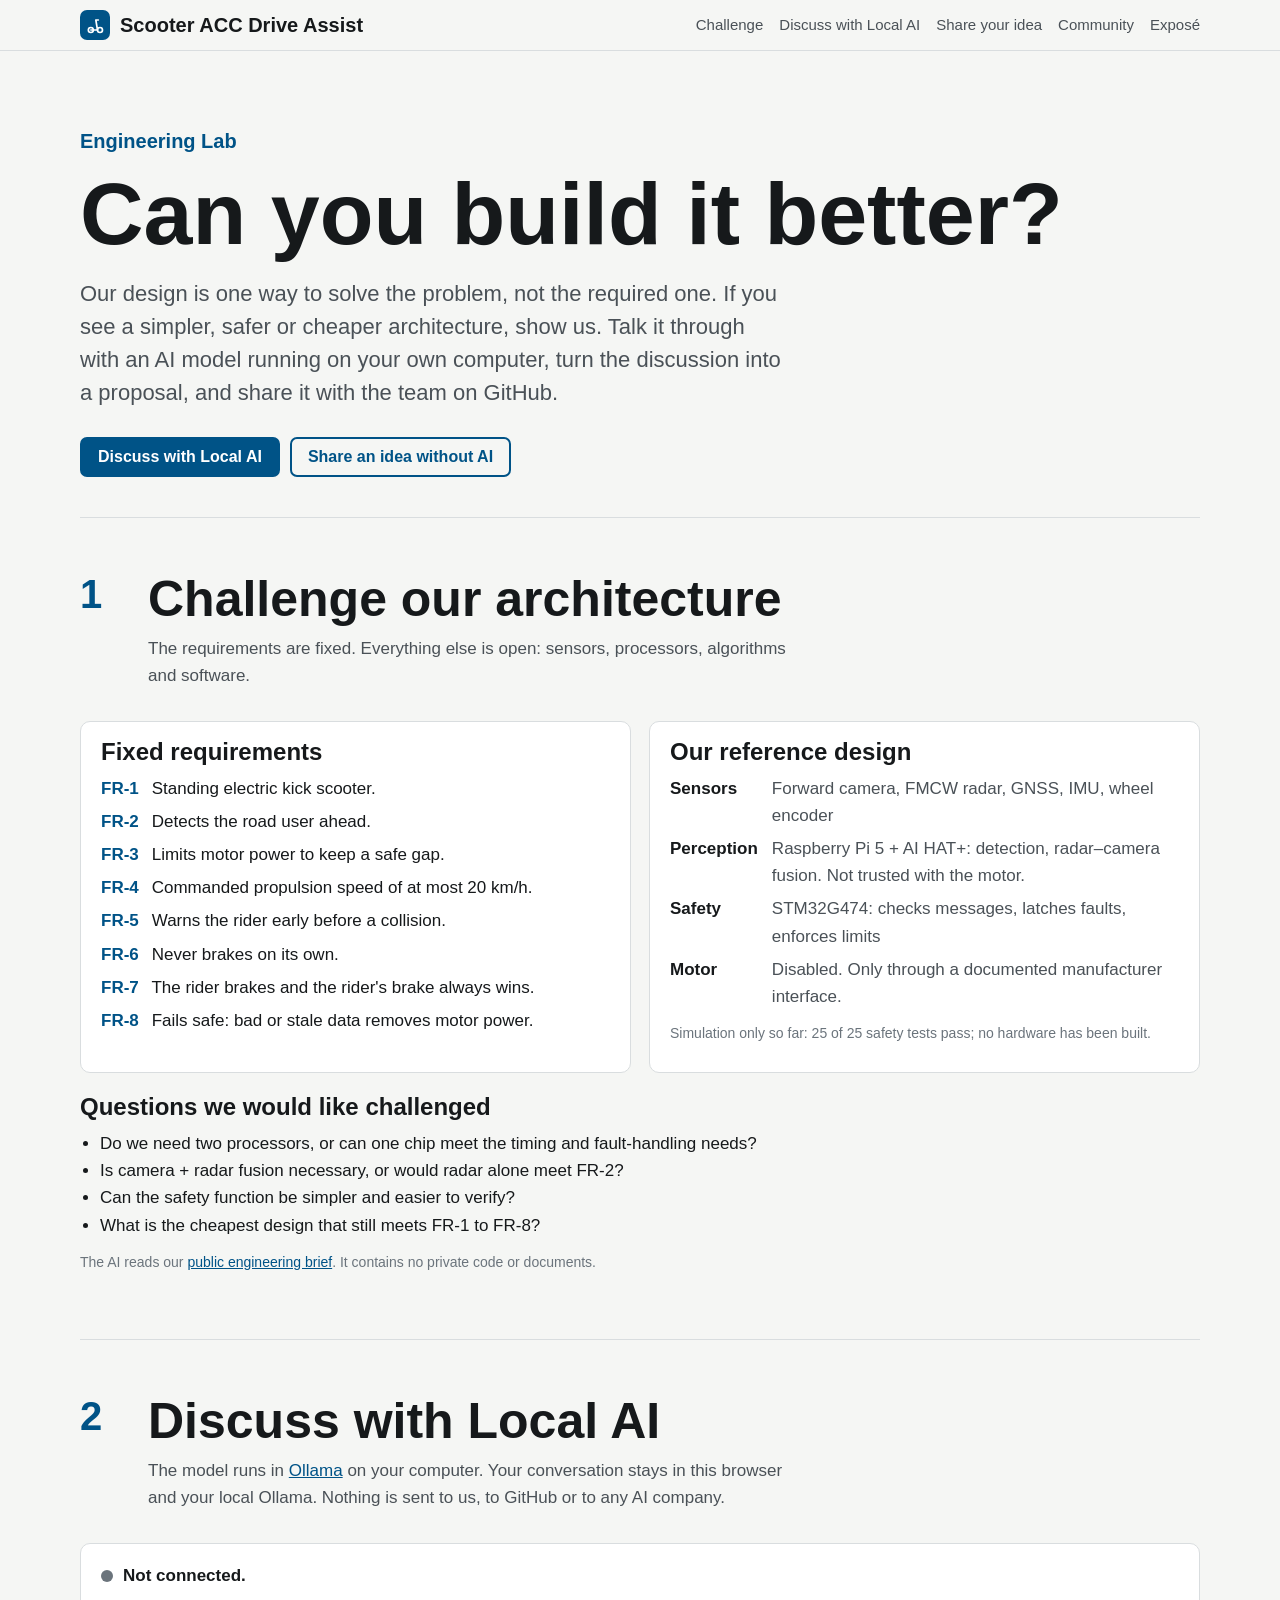
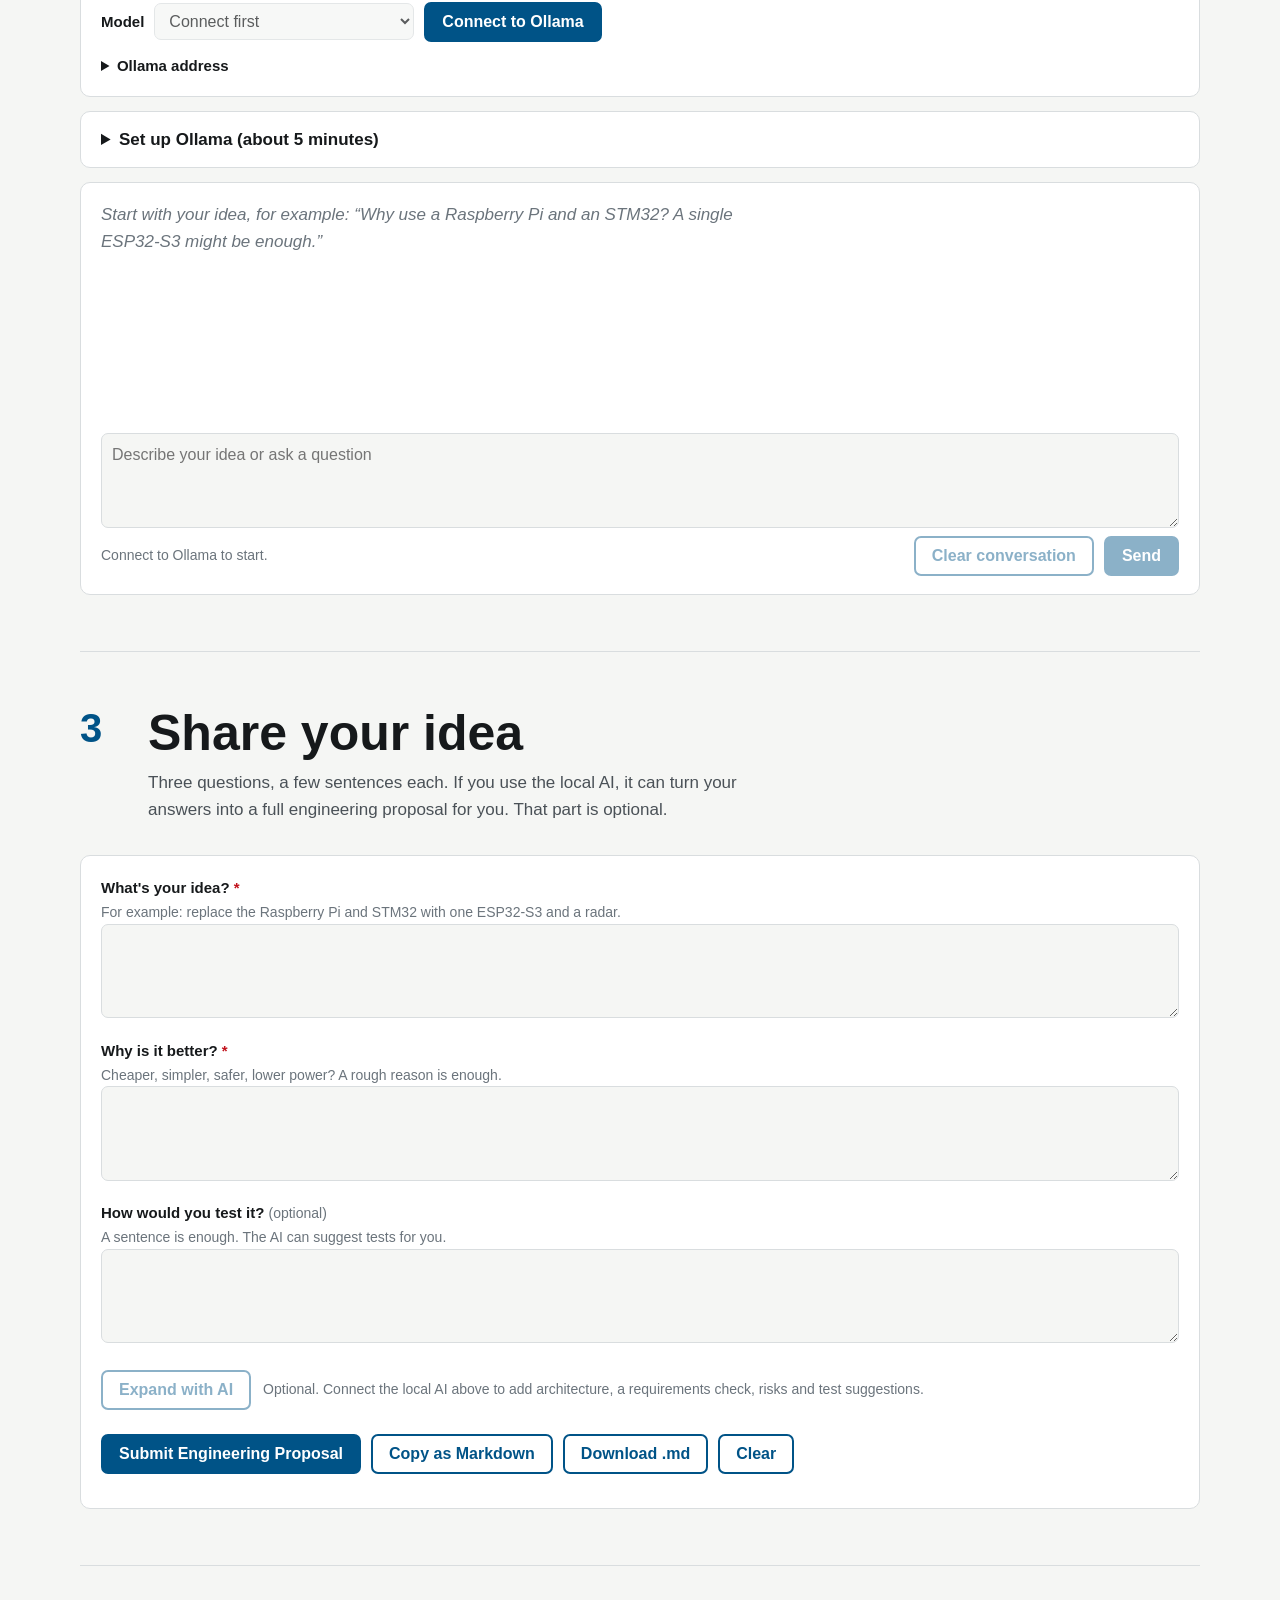
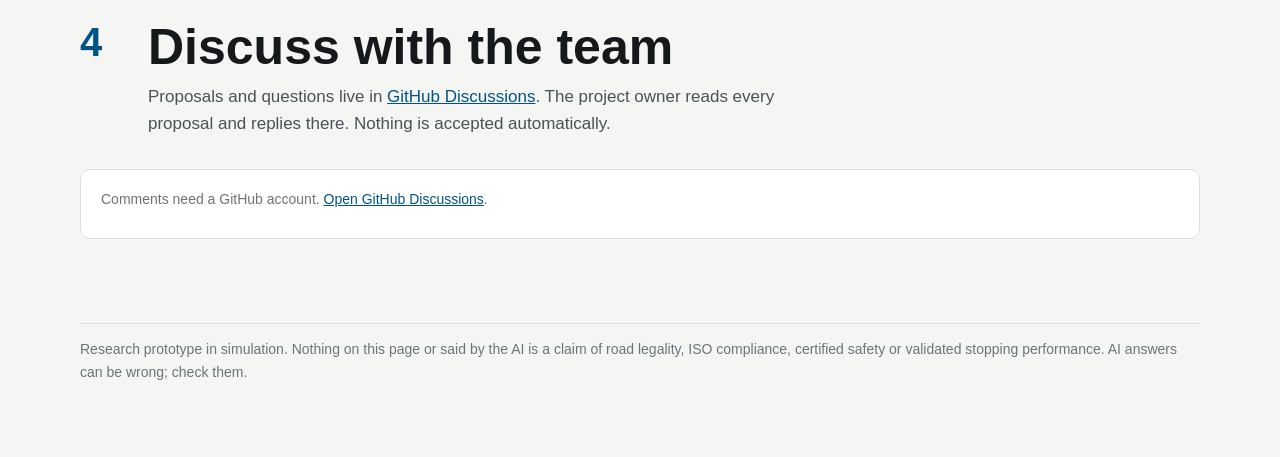
<file: lab/index.html>
<!doctype html>
<html lang="en">
<head>
<meta charset="utf-8">
<meta name="viewport" content="width=device-width, initial-scale=1, viewport-fit=cover">
<title>Engineering Lab</title>
<meta name="description" content="Challenge the Scooter ACC reference architecture: discuss your design with a local AI and submit an engineering proposal.">
<meta http-equiv="Content-Security-Policy" content="default-src 'self'; script-src 'self' https://giscus.app; style-src 'self' 'unsafe-inline' https://fonts.googleapis.com; font-src https://fonts.gstatic.com; img-src 'self' data:; connect-src 'self' http://127.0.0.1:* http://localhost:*; frame-src https://giscus.app; form-action 'none'; base-uri 'none'; object-src 'none'">
<meta name="referrer" content="no-referrer">
<link rel="preconnect" href="https://fonts.googleapis.com">
<link rel="preconnect" href="https://fonts.gstatic.com" crossorigin>
<link rel="stylesheet" href="https://fonts.googleapis.com/css2?family=Barlow+Condensed:wght@500;600;700&family=Barlow:ital,wght@0,400;0,500;0,600;1,400&display=swap">
<link rel="stylesheet" href="lab.css">
<script type="module" src="lab.js"></script>
</head>
<body>
<a class="skip" href="#main">Skip to content</a>
<header class="bar"><div class="wrap">
  <a class="brand" href="../"><span class="sign" aria-hidden="true"><svg viewBox="0 0 24 24"><circle cx="7" cy="18" r="3" fill="none" stroke="#fff" stroke-width="2"/><circle cx="18" cy="18" r="3" fill="none" stroke="#fff" stroke-width="2"/><path d="M7 18h8l-2-12h3" fill="none" stroke="#fff" stroke-width="2" stroke-linecap="round" stroke-linejoin="round"/></svg></span>Scooter ACC Drive Assist</a>
  <nav class="toc" aria-label="Engineering Lab"><a href="#challenge">Challenge</a><a href="#discuss">Discuss with Local AI</a><a href="#proposal">Share your idea</a><a href="#community">Community</a><a href="../">Exposé</a></nav>
</div></header>

<main id="main" class="wrap">

<div class="hero">
  <p class="kicker">Engineering Lab</p>
  <h1>Can you build it better?</h1>
  <p class="lead">Our design is one way to solve the problem, not the required one. If you see a simpler, safer or cheaper architecture, show us. Talk it through with an AI model running on your own computer, turn the discussion into a proposal, and share it with the team on GitHub.</p>
  <div class="actions">
    <a class="btn" href="#discuss">Discuss with Local AI</a>
    <a class="btn ghost" href="#proposal">Share an idea without AI</a>
  </div>
</div>

<section id="challenge" aria-labelledby="h-challenge">
  <div class="sec-head"><span class="sec-no">1</span><div><h2 id="h-challenge">Challenge our architecture</h2><p>The requirements are fixed. Everything else is open: sensors, processors, algorithms and software.</p></div></div>
  <div class="grid2">
    <div class="panel">
      <h3>Fixed requirements</h3>
      <ol class="reqs">
        <li><b>FR-1</b> Standing electric kick scooter.</li>
        <li><b>FR-2</b> Detects the road user ahead.</li>
        <li><b>FR-3</b> Limits motor power to keep a safe gap.</li>
        <li><b>FR-4</b> Commanded propulsion speed of at most 20&nbsp;km/h.</li>
        <li><b>FR-5</b> Warns the rider early before a collision.</li>
        <li><b>FR-6</b> Never brakes on its own.</li>
        <li><b>FR-7</b> The rider brakes and the rider's brake always wins.</li>
        <li><b>FR-8</b> Fails safe: bad or stale data removes motor power.</li>
      </ol>
    </div>
    <div class="panel">
      <h3>Our reference design</h3>
      <dl class="ref">
        <dt>Sensors</dt><dd>Forward camera, FMCW radar, GNSS, IMU, wheel encoder</dd>
        <dt>Perception</dt><dd>Raspberry Pi 5 + AI HAT+: detection, radar–camera fusion. Not trusted with the motor.</dd>
        <dt>Safety</dt><dd>STM32G474: checks messages, latches faults, enforces limits</dd>
        <dt>Motor</dt><dd>Disabled. Only through a documented manufacturer interface.</dd>
      </dl>
      <p class="small">Simulation only so far: 25 of 25 safety tests pass; no hardware has been built.</p>
    </div>
  </div>
  <div class="questions">
    <h3>Questions we would like challenged</h3>
    <ul>
      <li>Do we need two processors, or can one chip meet the timing and fault-handling needs?</li>
      <li>Is camera + radar fusion necessary, or would radar alone meet FR-2?</li>
      <li>Can the safety function be simpler and easier to verify?</li>
      <li>What is the cheapest design that still meets FR-1 to FR-8?</li>
    </ul>
    <p class="small">The AI reads our <a href="knowledge/engineering-brief.md">public engineering brief</a>. It contains no private code or documents.</p>
  </div>
</section>

<section id="discuss" aria-labelledby="h-discuss">
  <div class="sec-head"><span class="sec-no">2</span><div><h2 id="h-discuss">Discuss with Local AI</h2><p>The model runs in <a href="https://ollama.com">Ollama</a> on your computer. Your conversation stays in this browser and your local Ollama. Nothing is sent to us, to GitHub or to any AI company.</p></div></div>

  <div class="conn panel" id="conn">
    <div class="status" role="status" aria-live="polite"><span class="dot" id="dot" aria-hidden="true"></span><span id="status-text">Not connected.</span></div>
    <div class="conn-row">
      <label for="model">Model</label>
      <select id="model" disabled><option>Connect first</option></select>
      <button class="btn" id="connect" type="button">Connect to Ollama</button>
    </div>
    <details class="adv">
      <summary>Ollama address</summary>
      <label for="endpoint">Local address</label>
      <input id="endpoint" type="text" inputmode="url" spellcheck="false" autocomplete="off" value="http://127.0.0.1:11435">
      <p class="small">Only local addresses (127.0.0.1, localhost) are accepted. With the default, the lab tries the lab session (port 11435) first, then Ollama's normal port 11434.</p>
    </details>
    <div class="help" id="help" hidden></div>
  </div>

  <details class="setup" id="setup">
    <summary>Set up Ollama (about 5 minutes)</summary>
    <div class="setup-body">
      <p>1. Install Ollama from <a href="https://ollama.com/download">ollama.com/download</a> and download a chat model, once. The 7B model gives the better engineering discussion and needs about 8&nbsp;GB of free memory. On a laptop with a 4&nbsp;GB graphics card it takes a few minutes per answer. The 3B model answers in under a minute there, but its engineering judgement is weaker.</p>
      <pre><code>ollama pull qwen2.5:7b
# smaller machines:
ollama pull qwen2.5:3b</code></pre>
      <p>2. Start a <b>lab session</b>: a second Ollama server that only this website may use, and only while its window is open. Your normal Ollama is not changed.</p>
      <div class="os">
        <details open><summary>Windows (PowerShell)</summary>
<pre><code>$env:OLLAMA_HOST = "127.0.0.1:11435"
$env:OLLAMA_ORIGINS = "https://karimsamy11.github.io"
ollama serve</code></pre></details>
        <details><summary>macOS (Terminal)</summary>
<pre><code>OLLAMA_HOST=127.0.0.1:11435 OLLAMA_ORIGINS=https://karimsamy11.github.io ollama serve</code></pre></details>
        <details><summary>Linux (terminal)</summary>
<pre><code>OLLAMA_HOST=127.0.0.1:11435 OLLAMA_ORIGINS=https://karimsamy11.github.io ollama serve
# If Ollama runs as a system service, its models are stored elsewhere.
# Download the model for the session once, in a second terminal:
OLLAMA_HOST=127.0.0.1:11435 ollama pull qwen2.5:7b</code></pre></details>
      </div>
      <p>3. Press <b>Connect to Ollama</b>. Chrome and Edge ask whether this site may access your local network or apps on your device: choose <b>Allow</b>. It is needed to reach Ollama on your own computer.</p>
      <p>4. When you are done, press <kbd>Ctrl</kbd>+<kbd>C</kbd> or close the window. The website can no longer reach Ollama.</p>
      <p class="note"><b>What you allow.</b> While the lab session runs, pages under <code>https://karimsamy11.github.io</code> can use that Ollama server: run, list, download and delete models. Nothing else on your computer is reachable, and the session listens on your own computer only. Do not use <code>0.0.0.0</code> as the address, and do not set <code>OLLAMA_ORIGINS</code> to <code>*</code>.</p>
      <p><b>Safari, or blocked by your browser?</b> Run the lab from your own computer instead. Ollama already trusts local pages, so step 2 is not needed; your normal Ollama on port 11434 is used:</p>
      <pre><code>git clone https://github.com/karimsamy11/scooter-acc-expose
cd scooter-acc-expose
python -m http.server 8000 --bind 127.0.0.1
# open http://localhost:8000/lab/</code></pre>
    </div>
  </details>

  <div class="chat panel">
    <div class="log" id="log" role="log" aria-live="polite" aria-label="Conversation">
      <p class="empty" id="empty">Start with your idea, for example: “Why use a Raspberry Pi and an STM32? A single ESP32-S3 might be enough.”</p>
    </div>
    <form class="composer" id="composer">
      <label class="sr" for="msg">Your message</label>
      <textarea id="msg" rows="3" maxlength="4000" placeholder="Describe your idea or ask a question" disabled></textarea>
      <div class="composer-row">
        <span class="small" id="chat-note">Connect to Ollama to start.</span>
        <button class="btn ghost" id="clear" type="button">Clear conversation</button>
        <button class="btn ghost" id="stop" type="button" hidden>Stop</button>
        <button class="btn" id="send" type="submit" disabled>Send</button>
      </div>
    </form>
  </div>
</section>

<section id="proposal" aria-labelledby="h-proposal">
  <div class="sec-head"><span class="sec-no">3</span><div><h2 id="h-proposal">Share your idea</h2><p>Three questions, a few sentences each. If you use the local AI, it can turn your answers into a full engineering proposal for you. That part is optional.</p></div></div>
  <form class="editor panel" id="editor" novalidate>
    <div id="fields"></div>
    <div class="ai-row">
      <button class="btn ghost" id="generate" type="button" disabled>Expand with AI</button>
      <span class="small" id="gen-note" role="status">Optional. Connect the local AI above to add architecture, a requirements check, risks and test suggestions.</span>
    </div>
    <details class="review" id="review-box" hidden>
      <summary>Engineering review drafted by the AI</summary>
      <p class="small">Architecture, FR-1 to FR-8 check, risks, assumptions and validation suggestions. Read it and edit anything that is wrong before you submit.</p>
      <label class="check"><input type="checkbox" id="include-review" checked> Include this review in my proposal</label>
      <label class="sr" for="p-review">Engineering review</label>
      <textarea id="p-review" rows="14" maxlength="12000"></textarea>
    </details>
    <div class="editor-row">
      <button class="btn" id="submit" type="button">Submit Engineering Proposal</button>
      <button class="btn ghost" id="copy-md" type="button">Copy as Markdown</button>
      <button class="btn ghost" id="download-md" type="button">Download .md</button>
      <button class="btn ghost" id="reset-p" type="button">Clear</button>
    </div>
    <p class="small" id="editor-note" role="status"></p>
  </form>
</section>

<section id="community" aria-labelledby="h-community">
  <div class="sec-head"><span class="sec-no">4</span><div><h2 id="h-community">Discuss with the team</h2><p>Proposals and questions live in <a href="https://github.com/karimsamy11/scooter-acc-expose/discussions">GitHub Discussions</a>. The project owner reads every proposal and replies there. Nothing is accepted automatically.</p></div></div>
  <div id="giscus-slot" class="panel"><p class="small">Comments need a GitHub account. <a href="https://github.com/karimsamy11/scooter-acc-expose/discussions">Open GitHub Discussions</a>.</p></div>
</section>

<p class="disclaimer">Research prototype in simulation. Nothing on this page or said by the AI is a claim of road legality, ISO compliance, certified safety or validated stopping performance. AI answers can be wrong; check them.</p>
</main>

<dialog id="consent" aria-labelledby="consent-h">
  <form method="dialog">
    <h2 id="consent-h">Submit to GitHub Discussions</h2>
    <p>GitHub opens in a new tab with your proposal filled in. It is published only when you press <b>Start discussion</b> there, under your GitHub account.</p>
    <label for="p-title">Title</label>
    <input id="p-title" type="text" maxlength="100">
    <ul>
      <li>The proposal will be <b>public</b>.</li>
      <li>It contains your answers<span id="consent-review">, and the AI engineering review</span>. Your chat with the AI is <b>not</b> included.</li>
      <li>Check that it contains nothing confidential.</li>
    </ul>
    <label class="check"><input type="checkbox" id="agree"> I have reviewed the proposal and agree to publish it.</label>
    <p class="small" id="consent-note"></p>
    <div class="editor-row">
      <button class="btn ghost" value="cancel">Cancel</button>
      <button class="btn" id="go" value="go" disabled>Open GitHub</button>
    </div>
  </form>
</dialog>
</body>
</html>
</file>
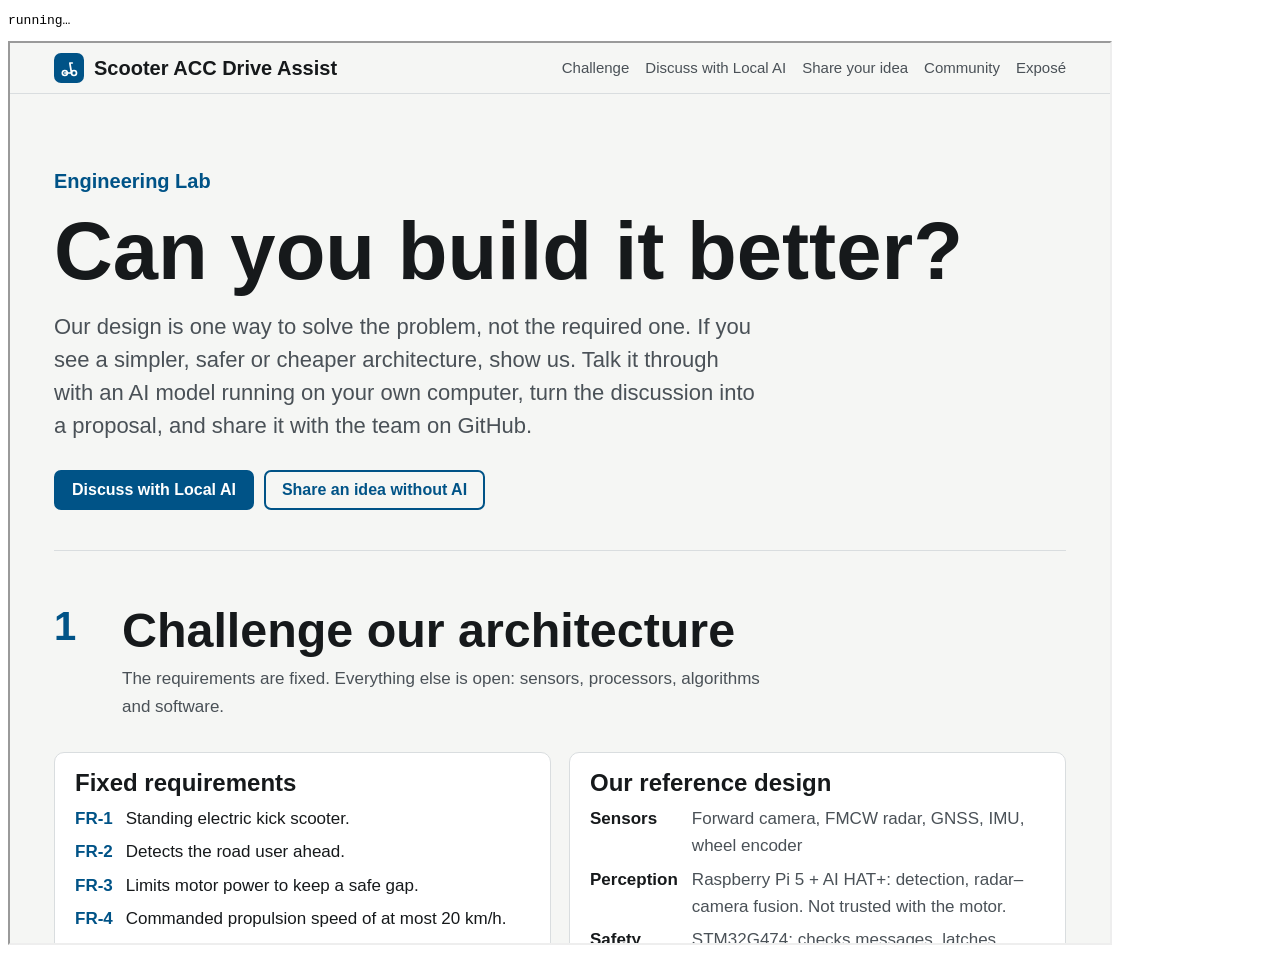
<file: tests/e2e.html>
<!doctype html><html lang="en"><head><meta charset="utf-8"><title>Lab end-to-end tests</title></head>
<body><pre id="out">running…</pre><iframe id="lab" title="Lab under test" style="width:1100px;height:900px"></iframe><script type="module" src="e2e.js"></script></body></html>
</file>
<file: lab/lab.css>
/* Engineering Lab. Tokens and type follow the exposé (index.html). */
:root{
  --road-blue:#005387; --road-blue-ink:#00436d; --warn:#F0CA00; --warn-ink:#6b5a00; --hazard:#C1121C; --ok:#1d7a3a;
  --bg:#F5F6F4; --surface:#FFFFFF; --ink:#16191B; --ink-2:#4A5157; --muted:#6b747c; --rule:#D9DDDF; --chip:#E7EEF4;
  --display:"Barlow Condensed","Arial Narrow",Arial,sans-serif; --body:"Barlow","Segoe UI",Arial,sans-serif;
  --mono:ui-monospace,"Cascadia Mono",Consolas,monospace;
  color-scheme:light;
}
@media (prefers-color-scheme: dark){
  :root:not([data-theme="light"]){color-scheme:dark;
    --road-blue:#5AA8E0; --road-blue-ink:#8cc4ec; --warn:#F0CA00; --warn-ink:#F0CA00; --hazard:#FF6B6B; --ok:#5fcf86;
    --bg:#15181A; --surface:#1D2124; --ink:#ECEEEF; --ink-2:#B5BCC1; --muted:#98a0a6; --rule:#30363A; --chip:#22303B;}
}
:root[data-theme="dark"]{color-scheme:dark;
  --road-blue:#5AA8E0; --road-blue-ink:#8cc4ec; --warn:#F0CA00; --warn-ink:#F0CA00; --hazard:#FF6B6B; --ok:#5fcf86;
  --bg:#15181A; --surface:#1D2124; --ink:#ECEEEF; --ink-2:#B5BCC1; --muted:#98a0a6; --rule:#30363A; --chip:#22303B;}

*{box-sizing:border-box}
[hidden]{display:none!important}
body{background:var(--bg);color:var(--ink);font:400 17px/1.6 var(--body);margin:0;padding-inline:clamp(16px,4vw,48px);padding-block:0 64px}
a{color:var(--road-blue)}
:focus-visible{outline:3px solid var(--warn);outline-offset:2px}
.wrap{max-width:1120px;margin:0 auto}
h1,h2,h3{font-family:var(--display);font-weight:700;line-height:1.02;margin:0;text-wrap:balance}
h1{font-size:clamp(46px,7.4vw,88px)}
h2{font-size:clamp(32px,4.4vw,50px)}
h3{font-size:24px;font-weight:600;margin-bottom:10px}
p{margin:0 0 10px;max-width:68ch}
.lead{font-size:clamp(19px,2vw,22px);line-height:1.5;color:var(--ink-2);max-width:58ch}
.small{font-size:14px;color:var(--muted)}
code,pre{font-family:var(--mono);font-size:14px}
pre{background:var(--chip);border-radius:6px;padding:10px 12px;overflow-x:auto;margin:6px 0 12px;white-space:pre}
.skip{position:absolute;left:-999px;top:8px}
.skip:focus{left:16px;z-index:10;background:var(--surface);padding:6px 10px}
.sr{position:absolute;width:1px;height:1px;overflow:hidden;clip:rect(0 0 0 0);white-space:nowrap}

/* top bar */
.bar{position:sticky;top:0;z-index:5;background:var(--bg);border-bottom:1px solid var(--rule);margin-inline:calc(-1*clamp(16px,4vw,48px));padding:10px clamp(16px,4vw,48px)}
.bar .wrap{display:flex;gap:18px;align-items:center;justify-content:space-between;flex-wrap:wrap}
.brand{display:flex;align-items:center;gap:10px;font:700 20px/1 var(--display);color:var(--ink);text-decoration:none}
.sign{width:30px;height:30px;border-radius:7px;background:var(--road-blue);display:grid;place-items:center}
.sign svg{width:20px;height:20px}
.toc{display:flex;gap:16px;flex-wrap:wrap;font-size:15px}
.toc a{color:var(--ink-2);text-decoration:none}
.toc a:hover{color:var(--road-blue);text-decoration:underline}

/* layout */
.hero{padding-block:clamp(36px,7vw,80px) 24px;display:grid;gap:18px}
.kicker{font:600 20px/1 var(--display);color:var(--road-blue);margin:0}
section{padding-block:clamp(32px,5vw,56px);border-top:1px solid var(--rule)}
.sec-head{display:grid;grid-template-columns:56px 1fr;gap:12px;margin-bottom:22px}
.sec-head p{color:var(--ink-2);margin-top:10px}
.sec-no{font:700 40px/1 var(--display);color:var(--road-blue)}
.grid2{display:grid;grid-template-columns:1fr 1fr;gap:18px}
.panel{background:var(--surface);border:1px solid var(--rule);border-radius:10px;padding:18px 20px}
.actions,.editor-row,.composer-row,.conn-row{display:flex;gap:10px;align-items:center;flex-wrap:wrap}
.actions{margin-bottom:16px}

/* buttons */
.btn{font:600 16px/1 var(--body);background:var(--road-blue);color:#fff;border:2px solid var(--road-blue);border-radius:7px;padding:10px 16px;cursor:pointer;text-decoration:none;display:inline-block}
.btn.ghost{background:transparent;color:var(--road-blue)}
.btn:disabled{opacity:.45;cursor:not-allowed}
@media (prefers-color-scheme: dark){:root:not([data-theme="light"]) .btn:not(.ghost){color:#0b1620}}

/* challenge */
.reqs{margin:0;padding-left:0;list-style:none;display:grid;gap:6px}
.reqs b{display:inline-block;min-width:46px;color:var(--road-blue)}
.ref{display:grid;grid-template-columns:auto 1fr;gap:6px 14px;margin:0 0 12px}
.ref dt{font-weight:600}
.ref dd{margin:0;color:var(--ink-2)}
.questions{margin-top:22px}
.questions ul{margin:0 0 12px;padding-left:20px}

/* connection */
.conn{display:grid;gap:12px;margin-bottom:14px}
.status{display:flex;gap:10px;align-items:center;font-weight:600}
.dot{width:12px;height:12px;border-radius:50%;background:var(--muted);flex:none}
.dot.ok{background:var(--ok)} .dot.bad{background:var(--hazard)} .dot.busy{background:var(--warn)}
label{font-weight:600;font-size:15px}
select,input[type=text],textarea{font:inherit;font-size:16px;color:var(--ink);background:var(--bg);border:1px solid var(--rule);border-radius:7px;padding:8px 10px;max-width:100%}
select{min-width:min(260px,100%)}
.adv summary,.setup summary,.os summary{cursor:pointer;font-weight:600}
.adv{font-size:15px} .adv input{width:min(340px,100%);display:block;margin-top:4px}
.help{border-left:4px solid var(--hazard);padding:6px 0 6px 12px}
.help ul{margin:6px 0 0;padding-left:20px}
.setup{margin-bottom:14px;background:var(--surface);border:1px solid var(--rule);border-radius:10px;padding:14px 20px}
.setup-body{margin-top:12px}
.os details{border-top:1px solid var(--rule);padding:8px 0}
.note{border-left:4px solid var(--warn);padding-left:12px}

/* chat */
.chat{display:grid;gap:12px}
.log{min-height:220px;max-height:min(62vh,640px);overflow-y:auto;display:grid;gap:12px;align-content:start;padding-right:4px}
.empty{color:var(--muted);font-style:italic}
.msg{border-radius:10px;padding:10px 14px;max-width:min(78ch,100%);overflow-wrap:anywhere}
.msg p{margin:0 0 8px} .msg p:last-child{margin-bottom:0}
.msg ul,.msg ol{margin:4px 0 8px;padding-left:22px}
.msg .md-h{font-weight:700}
.msg.user{background:var(--chip);justify-self:end}
.msg.assistant{background:var(--bg);border:1px solid var(--rule)}
.msg.error{border:1px solid var(--hazard);color:var(--hazard)}
.who{font-size:13px;color:var(--muted);margin-bottom:4px;display:block}
.composer{display:grid;gap:8px}
.composer textarea{width:100%;resize:vertical}
.composer-row{justify-content:flex-end}
#chat-note{margin-right:auto}

/* proposal editor */
.editor{display:grid;gap:6px}
.editor input[type=text]{width:100%;margin-bottom:10px}
.editor textarea{width:100%;resize:vertical;margin-bottom:10px}
.field-hint{font-size:14px;color:var(--muted);font-weight:400;display:block}
.req{color:var(--hazard);font-weight:600}
.opt{color:var(--muted);font-weight:400;font-size:14px}
.ai-row{display:flex;gap:12px;align-items:center;flex-wrap:wrap;margin:2px 0 12px}
.review{border:1px solid var(--rule);border-radius:8px;padding:10px 14px;margin-bottom:12px;background:var(--bg)}
.review summary{cursor:pointer;font-weight:600}
.review textarea{font-family:var(--mono);font-size:14px;background:var(--surface)}
dialog input[type=text]{width:100%;margin:4px 0 6px}
.invalid{border-color:var(--hazard)!important}
.editor-row{margin-top:6px}

/* dialog */
dialog{border:1px solid var(--rule);border-radius:12px;background:var(--surface);color:var(--ink);max-width:min(560px,calc(100vw - 32px));padding:22px 24px}
dialog::backdrop{background:rgba(0,0,0,.45)}
dialog h2{font-size:32px;margin-bottom:12px}
dialog ul{padding-left:20px}
.check{display:flex;gap:10px;align-items:flex-start;font-weight:600;margin:12px 0}
.check input{width:20px;height:20px;margin-top:3px}

.disclaimer{margin-top:28px;font-size:14px;color:var(--muted);border-top:1px solid var(--rule);padding-top:14px;max-width:none}
#giscus-slot iframe{width:100%}

@media (max-width:760px){
  .grid2{grid-template-columns:1fr}
  .sec-head{grid-template-columns:1fr}
  .toc{gap:12px;font-size:14px}
  .composer-row .btn{flex:1 1 auto}
}
@media (prefers-reduced-motion: reduce){*{scroll-behavior:auto!important}}
</file>
